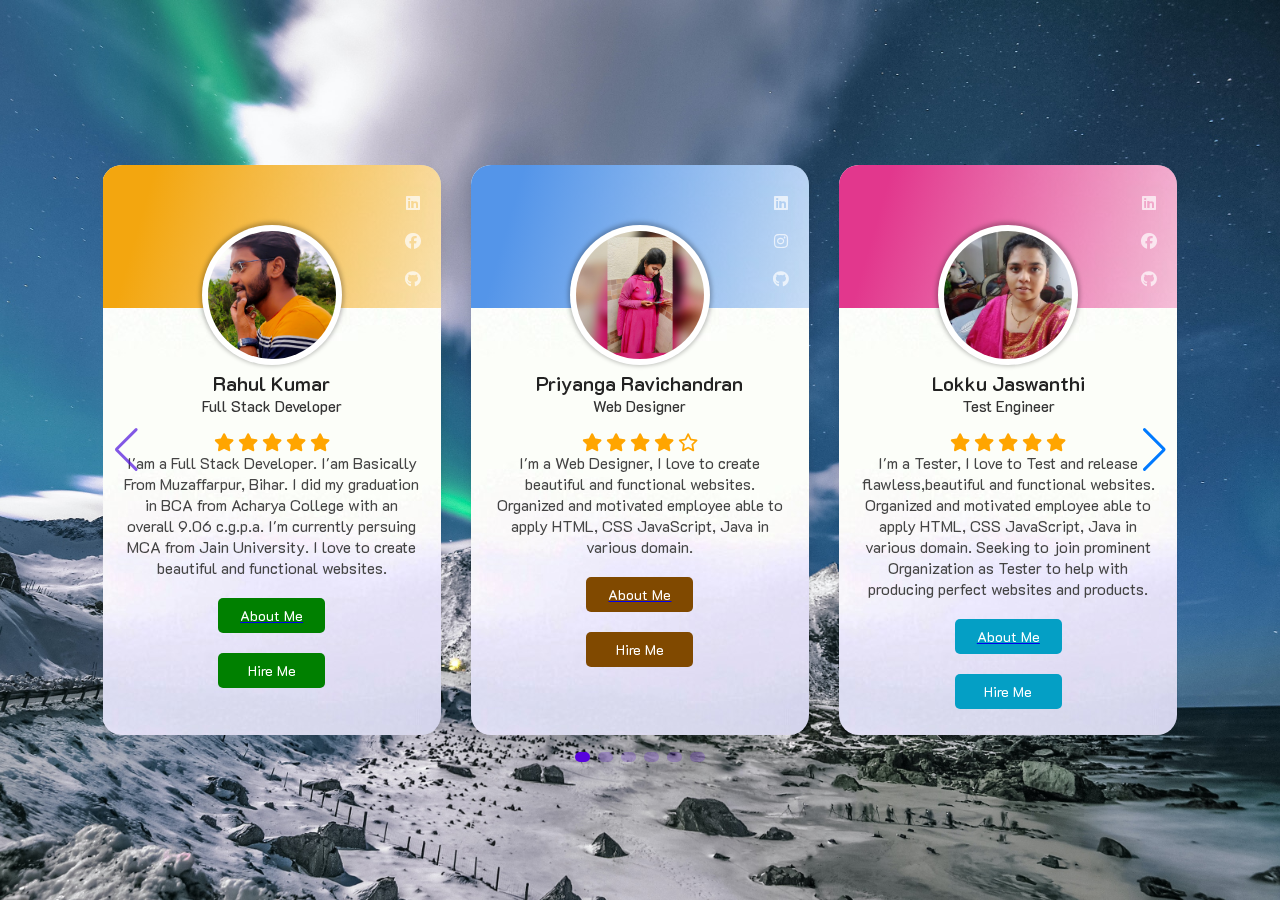
<file: Portfolio-WebApplication/Home Page/index.html>
<!DOCTYPE html>
<html lang="en">
<head>
    <meta charset="UTF-8">
    <meta http-equiv="X-UA-Compatible" content="IE=edge">
    <meta name="viewport" content="width=device-width, initial-scale=1.0">
    <title>Home Page</title>
    <link rel="stylesheet" href="https://unpkg.com/swiper@8/swiper-bundle.min.css"/>
    <link rel="stylesheet" href="style.css">
    <link rel="stylesheet" href="https://cdnjs.cloudflare.com/ajax/libs/font-awesome/6.1.1/css/all.min.css">
</head>
<body>
    <section>
       <div class="swiper mySwiper container">
        <div class="swiper-wrapper content">
            <div class="swiper-slide card">
                <div class="box1"></div>
                <div class="card-content">
                    <div class="image">
                        <img src="./rahulportfolio.jpg" alt="">
                    </div>
                    <div class="media-icons">
                       <a href="https://www.linkedin.com/in/rahul-kumar-9066bb216/"> <i class="fab fa-linkedin"></i></a>
                       <a href="https://touch.facebook.com/rk7088563"><i class="fab fa-facebook"></i></a> 
                        <a href="https://github.com/Rahulchhetry"><i class="fab fa-github"></i></a>
                    </div>
                    <div class="name-profession">
                        <span class="name">Rahul Kumar</span>
                        <span class="profession">Full Stack Developer</span>
                    </div>
                    <div class="rating">
                        <i class="fas fa-star"></i>
                        <i class="fas fa-star"></i>
                        <i class="fas fa-star"></i>
                        <i class="fas fa-star"></i>
                         <i class="fas fa-star"></i>
                    </div>
                    <div class="about">
                        <p>I'am a Full Stack Developer. I'am Basically From Muzaffarpur, Bihar.
                           I did my graduation in BCA from Acharya College with an overall 9.06 c.g.p.a.
                            I'm currently persuing MCA from Jain University. I love to create beautiful and functional websites.</p>
                    </div>
                    <div class="button b1">
                       <a href="./rahulPortfolio/index.html"> <button class="aboutMe">About Me</button></a>
                        <button class="hireMe">Hire Me</button>
                    </div>
                </div>
            </div>
            <div class="swiper-slide card">
                <div class="box2"></div>
                <div class="card-content">
                    <div class="image">
                        <img src="./priyangaPortfolio.jpg" alt="">
                    </div>
                    <div class="media-icons">
                       <a href="https://www.linkedin.com/in/priyanga-ravichandran-385a85234/"> <i class="fab fa-linkedin"></i></a>
                       <a href="https://www.instagram.com/invites/contact/?i=db3583w9bq3c&utm_content=3aolfd3"><i class="fab fa-instagram"></i></a> 
                        <a href="https://github.com/itspriyaa"><i class="fab fa-github"></i></a>
                    </div>
                    <div class="name-profession">
                        <span class="name">Priyanga Ravichandran</span>
                        <span class="profession">Web Designer</span>
                    </div>
                    <div class="rating">
                        <i class="fas fa-star"></i>
                        <i class="fas fa-star"></i>
                        <i class="fas fa-star"></i>
                        <i class="fas fa-star"></i>
                         <i class="far fa-star"></i>
                    </div>
                    <div class="about">
                        <p>I'm a Web Designer, I love to create beautiful and functional websites.
                            Organized and motivated employee able to apply HTML, CSS JavaScript, Java in various domain.</p>
                    </div>
                    <div class="button b2">
                       <a href="./priyangaPortfolio/index.html"> <button class="aboutMe">About Me</button></a>
                        <button class="hireMe">Hire Me</button>
                    </div>
                </div>
            </div>
            <div class="swiper-slide card">
                <div class="box3"></div>
                <div class="card-content">
                    <div class="image">
                        <img src="./jaswanthiportfolio.jpeg" alt="">
                    </div>
                    <div class="media-icons">
                       <a href="https://www.linkedin.com/in/jaswanthi-lokku-7b6861227"> <i class="fab fa-linkedin"></i></a>
                       <a href="https://www.facebook.com/jaswanthi.lokku.5"><i class="fab fa-facebook"></i></a> 
                        <a href="https://github.com/jaswanthilokku"><i class="fab fa-github"></i></a>
                    </div>
                    <div class="name-profession">
                        <span class="name">Lokku Jaswanthi</span>
                        <span class="profession">Test Engineer</span>
                    </div>
                    <div class="rating">
                        <i class="fas fa-star"></i>
                        <i class="fas fa-star"></i>
                        <i class="fas fa-star"></i>
                        <i class="fas fa-star"></i>
                         <i class="fas fa-star"></i>
                    </div>
                    <div class="about">
                        <p>I'm a Tester, I love to Test and release flawless,beautiful and functional websites.
                             Organized and motivated employee able to apply HTML, CSS JavaScript, Java in various 
                             domain. Seeking to join prominent Organization as Tester to help with producing perfect 
                             websites and products.
                        </div>
                    <div class="button b3">
                       <a href="./Jaswanthi-portfolio/index.html"> <button class="aboutMe">About Me</button></a>
                        <button class="hireMe">Hire Me</button>
                    </div>
                </div>
            </div>
            <div class="swiper-slide card">
                <div class="box4"></div>
                <div class="card-content">
                    <div class="image">
                        <img src="./vasanthportfolio.jpeg" alt="">
                    </div>
                    <div class="media-icons">
                        <a href="https://www.instagram.com/invites/contact/?!=jpb22h3qe9jz&utm_content=3g4eqi0"><i class="fab fa-instagram"></i></a> 
                        <a href="https://github.com/vasanthvk2409/vasanthportfolio"><i class="fab fa-github"></i></a>
                    </div>
                    <div class="name-profession">
                        <span class="name">VasanthaKumar J</span>
                        <span class="profession">App Developer</span>
                    </div>
                    <div class="rating">
                        <i class="fas fa-star"></i>
                        <i class="fas fa-star"></i>
                        <i class="fas fa-star"></i>
                        <i class="fas fa-star"></i>
                         <i class="fas fa-star"></i>
                    </div>
                    <div class="about">
                        <p> I'm a App Developer, I love to create beautiful and functional app websites.
                            Organized and motivated employee able to apply HTML, CSS and  JavaScript in various domain.
                            Seeking to join Organization as python beginner to help and create a user dynamic app websites.
                        </p>
                        </div>
                    <div class="button b4">
                       <a href="./vasanthPortfolio/index.html"> <button class="aboutMe">About Me</button></a>
                        <button class="hireMe">Hire Me</button>
                    </div>
                </div>
            </div>
            <div class="swiper-slide card">
                <div class="box5"></div>
                <div class="card-content">
                    <div class="image">
                        <img src="./pic22.jpg" alt="">
                    </div>
                    <div class="media-icons">
                       <a href="https://www.linkedin.com/in/rahul-kumar-9066bb216/"> <i class="fab fa-linkedin"></i></a>
                       <a href="https://touch.facebook.com/rk7088563"><i class="fab fa-facebook"></i></a> 
                        <a href="https://github.com/Rahulchhetry"><i class="fab fa-github"></i></a>
                    </div>
                    <div class="name-profession">
                        <span class="name">Tholakonda Laskhmi</span>
                        <span class="profession">Full Stack Developer</span>
                    </div>
                    <div class="rating">
                        <i class="fas fa-star"></i>
                        <i class="fas fa-star"></i>
                        <i class="fas fa-star"></i>
                        <i class="fas fa-star"></i>
                         <i class="fas fa-star"></i>
                    </div>
                    <div class="about">
                        <p>I'am a Full Stack Developer. I'am Basically From Muzaffarpur, Bihar.
                           I did my graduation in BCA from Acharya College with an overall 9.06 c.g.p.a.
                            I'm currently persuing MCA from Jain University. I love to create beautiful and functional websites.</p>
                    </div>
                    <div class="button b5">
                       <a href="./lakshmiPortfolio/index.html"> <button class="aboutMe">About Me</button></a>
                        <button class="hireMe">Hire Me</button>
                    </div>
                </div>
            </div>
            <div class="swiper-slide card">
                <div class="box6"></div>
                <div class="card-content">
                    <div class="image">
                        <img src="./pic22.jpg" alt="">
                    </div>
                    <div class="media-icons">
                       <a href="https://www.linkedin.com/in/rahul-kumar-9066bb216/"> <i class="fab fa-linkedin"></i></a>
                       <a href="https://touch.facebook.com/rk7088563"><i class="fab fa-facebook"></i></a> 
                        <a href="https://github.com/Rahulchhetry"><i class="fab fa-github"></i></a>
                    </div>
                    <div class="name-profession">
                        <span class="name">Bhavani Vankam</span>
                        <span class="profession">Full Stack Developer</span>
                    </div>
                    <div class="rating">
                        <i class="fas fa-star"></i>
                        <i class="fas fa-star"></i>
                        <i class="fas fa-star"></i>
                        <i class="fas fa-star"></i>
                         <i class="fas fa-star"></i>
                    </div>
                    <div class="about">
                        <p>I'am a Full Stack Developer. I'am Basically From Muzaffarpur, Bihar.
                           I did my graduation in BCA from Acharya College with an overall 9.06 c.g.p.a.
                            I'm currently persuing MCA from Jain University. I love to create beautiful and functional websites.</p>
                    </div>
                    <div class="button b6">
                       <a href="./bhavaniPortfolio/index.html"> <button class="aboutMe">About Me</button></a>
                        <button class="hireMe">Hire Me</button>
                    </div>
                </div>
            </div>
        </div>
       </div>
       <div class="swiper-button-next"></div>
       <div class="swiper-button-prev"></div>
       <div class="swiper-pagination"></div> 
    </section>
    <script src="https://unpkg.com/swiper@8/swiper-bundle.min.js"></script>
    <script>
        
var swiper = new Swiper(".mySwiper",{
    slidesPerView: 3,
    spaceBetween: 30,
    grabCursor: true,
    autoplay: {
        delay: 2500,
        disableOnInteraction: false,
        pauseOnMouseEnter: true,
    },
    slidesPerGroup: 1,
    loop: true,
    loopFillGroupWithBlank: true,
    pagination: {
        el: ".swiper-pagination",
        clickable: true,
    },
    navigation: {
        nextEl: ".swiper-button-next",
        prevEl: ".swiper-button-prev",
    },
});
    </script>
</body>
</html>
</file>
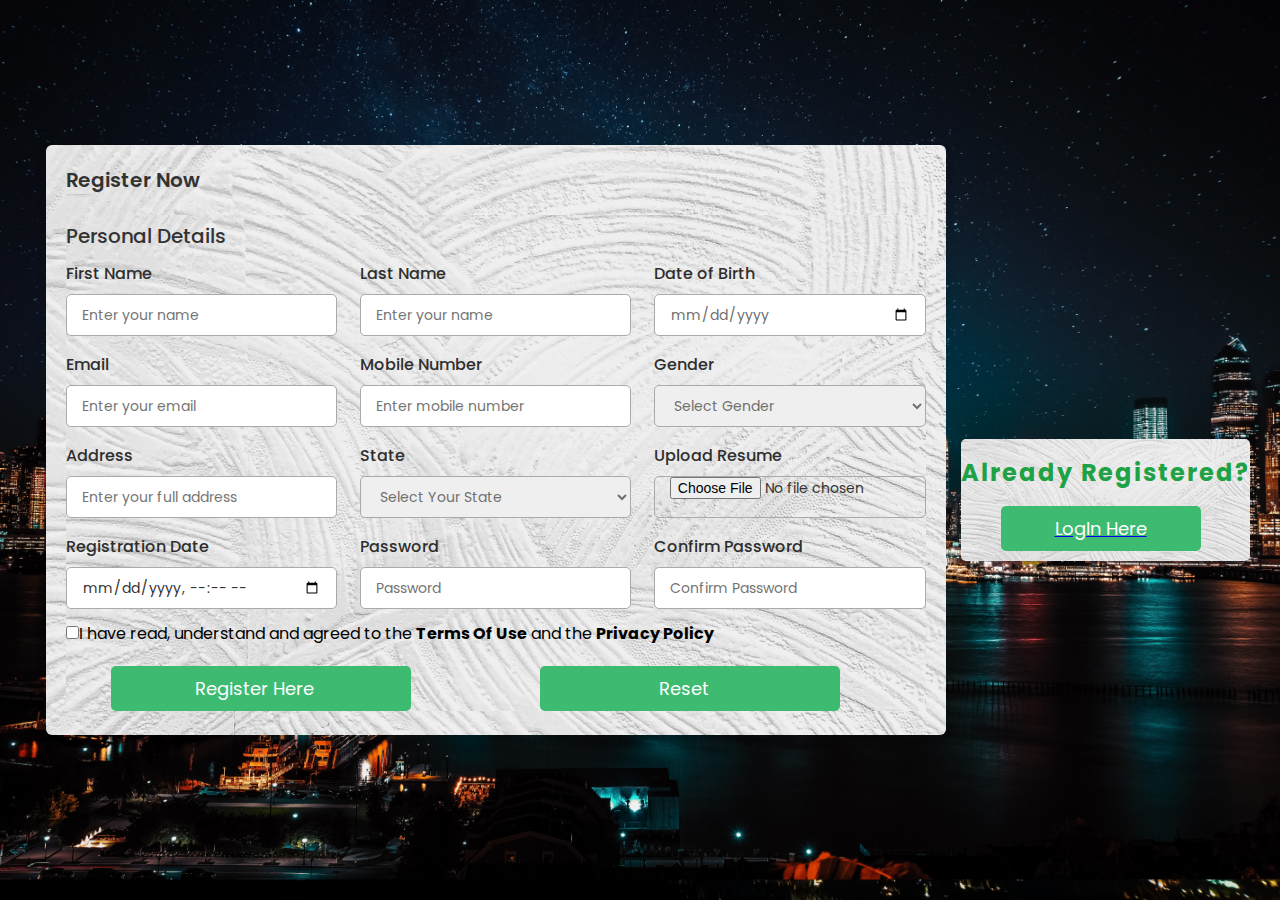
<file: Portfolio-WebApplication/Registration Form/index.html>
<!DOCTYPE html>
<html lang="en">
<head>
    <meta charset="UTF-8">
    <meta http-equiv="X-UA-Compatible" content="IE=edge">
    <meta name="viewport" content="width=device-width, initial-scale=1.0">
    <link rel="stylesheet" href="style.css">
    <link rel="stylesheet" href="https://unicons.iconscout.com/release/v4.0.0/css/line.css">
    <link rel="preconnect" href="https://fonts.googleapis.com">
    <link rel="preconnect" href="https://fonts.gstatic.com" crossorigin>
    <link href="https://fonts.googleapis.com/css2?family=K2D:wght@300&family=Poppins:wght@400;900&display=swap" rel="stylesheet">
    <link rel="stylesheet" href="https://cdnjs.cloudflare.com/ajax/libs/font-awesome/6.1.1/css/all.min.css" integrity="sha512-KfkfwYDsLkIlwQp6LFnl8zNdLGxu9YAA1QvwINks4PhcElQSvqcyVLLD9aMhXd13uQjoXtEKNosOWaZqXgel0g==" crossorigin="anonymous" referrerpolicy="no-referrer" />
    <title>Regisration Form </title> 
</head>
<body>
    <div class="container">
        <header>Register Now</header>

        <form action="./Login Form/index.html">
            <div class="form first">
                <div class="details personal">
                    <span class="title">Personal Details</span>

                    <div class="fields">
                        <div class="input-field">
                            <label>First Name</label>
                            <input type="text" placeholder="Enter your name" id="firstname" required>
                        </div>

                        <div class="input-field">
                            <label>Last Name</label>
                            <input type="text" placeholder="Enter your name" id="lastname" required>
                        </div>

                        <div class="input-field">
                            <label>Date of Birth</label>
                            <input type="date" placeholder="Enter birth date" id="dob" required>
                        </div>

                        <div class="input-field">
                            <label>Email</label>
                            <input type="text" placeholder="Enter your email" id="email" required>
                        </div>

                        <div class="input-field">
                            <label>Mobile Number</label>
                            <input type="number" placeholder="Enter mobile number" id="phonenumber" required>
                        </div>

                        <div class="input-field">
                            <label>Gender</label>
                            <select id="gender" required>
                                <option disabled selected>Select Gender</option>
                                <option>Male</option>
                                <option>Female</option>
                                <option>Others</option>
                            </select>
                        </div>

                        <div class="input-field">
                            <label>Address</label>
                            <input type="text" placeholder="Enter your full address" id="address" required>
                        </div>

                        <div class="input-field">
                            <label>State</label>
                            <select  id="state">
                                <option required disabled selected>Select Your State</option>
                                <option>Andhra Pradesh</option>
                                <option>Arunachal Pradesh</option>
                                <option>Assam</option>
                                <option>Bihar</option>
                                <option>Chhatisgarh</option>
                                <option>Goa</option>
                                <option>Gujarat</option>
                                <option>Haryana</option>
                                <option>Himachal Pradesh</option>
                                <option>Jharkhand</option>
                                <option>Karnataka</option>
                                <option>Kerela</option>
                                <option>Madhya Pradesh</option>
                                <option>Maharashtra</option>
                                <option>Manipur</option>
                                <option>Meghalaya</option>
                                <option>Mizoram</option>
                                <option>Nagaland</option>
                                <option>Odisha</option>
                                <option>Punjab</option>
                                <option>Rajasthan</option>
                                <option>Sikkim</option>
                                <option>Tamil Nadu</option>
                                <option>Telangana</option>
                                <option>Tripura</option>
                                <option>Uttarakhand</option>
                                <option>Uttar Pradesh</option>
                                <option>West Bengal</option>
                            </select>
                        </div>

                        <div class="input-field">
                            <label>Upload Resume</label>
                            <input type="file" id="resume" required>
                        </div>

                        <div class="input-field">
                            <label>Registration Date</label>
                            <input type="datetime-local" id="registrationdate" required>
                        </div>

                        <div class="input-field">
                            <label>Password</label>
                            <input type="password" placeholder="Password" id="password" required>
                        </div>

                        <div class="input-field">
                            <label>Confirm Password</label>
                            <input type="password" placeholder="Confirm Password" id="confirm-password" required>
                        </div>

                    </div>
                </div>

                <input type="checkbox" name="agree" id="agree" required>I have read, understand and agreed to the <b>Terms Of Use</b> and the <b>Privacy Policy</b>

                    <button class="nextBtn" id="submit-btn" onclick="submittion()">
                        <span class="btnText">Register Here</span>
                        <i class="uil uil-navigator"></i>
                    </button>

                    <button type="reset" class="nextBtn" id="reset-btn">
                        <span class="btnText">Reset</span>
                        <i class="uil uil-navigator"></i>
                    </button>
                </div> 
            </div>
        </form>
        <div class="form-col-right">
            <h2>Already  Registered?</h2>
           <a href="./Login Form/index.html"><button type="button" id="login-btn">
                LogIn Here
                <i class="fas fa-long-arrow-alt-right"></i>
            </button></a> 
    </div>

 <script>
    function submittion(){

        confirm("Registered Successfully");
    }
 </script>
</body>
</html>
</file>
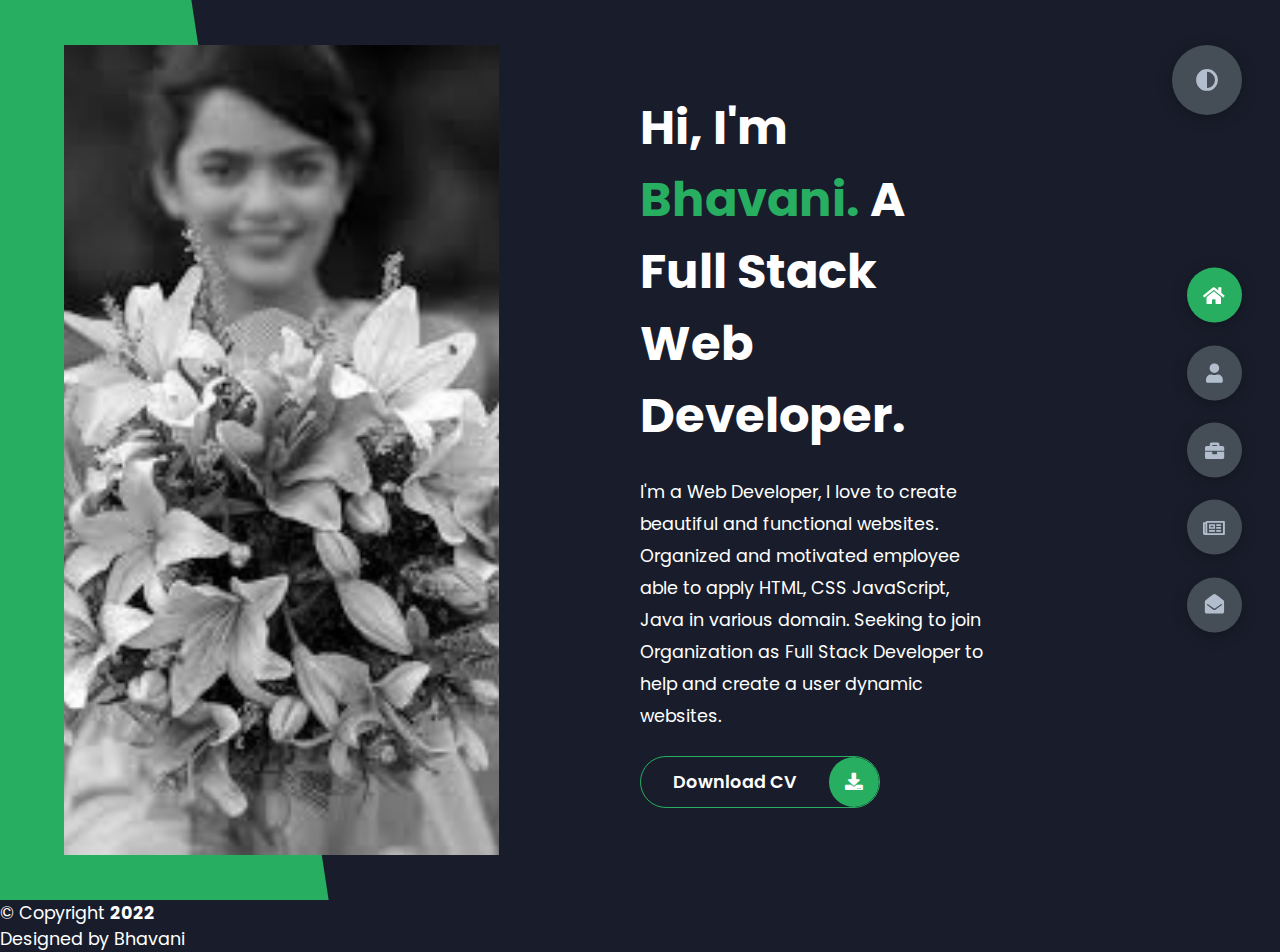
<file: Portfolio-WebApplication/Home Page/bhavaniPortfolio/index.html>
<!DOCTYPE html>
<html lang="en">
<head>
    <meta charset="UTF-8">
    <meta http-equiv="X-UA-Compatible" content="IE=edge">
    <meta name="viewport" content="width=device-width, initial-scale=1.0">
    <title>Portfolio</title>
    <link rel="stylesheet" href="./styles.css">
    <link rel="preconnect" href="https://fonts.googleapis.com">
    <link rel="preconnect" href="https://fonts.gstatic.com" crossorigin>
    <link rel="stylesheet" href="https://cdnjs.cloudflare.com/ajax/libs/font-awesome/5.15.4/css/all.min.css" integrity="sha512-1ycn6IcaQQ40/MKBW2W4Rhis/DbILU74C1vSrLJxCq57o941Ym01SwNsOMqvEBFlcgUa6xLiPY/NS5R+E6ztJQ==" crossorigin="anonymous" referrerpolicy="no-referrer" />
    <link href="https://fonts.googleapis.com/css2?family=Poppins:wght@400;500;600;700;800&display=swap" rel="stylesheet">
</head>
<body class="main-content">
    <header class="container header active" id="home">
        <div class="header-content">
            <div class="left-header">
                <div class="h-shape"></div>
                <div class="image">
                    <img src="./portfolio.jpg" alt="">
                </div>
            </div>
            <div class="right-header">
                <h1 class="name">
                    Hi, I'm <span>Bhavani.</span>
                    A Full Stack Web Developer.
                </h1>
                <p>
                    I'm a Web Developer, I love to create beautiful and functional websites.
                    Organized and motivated employee able to apply HTML, CSS JavaScript, Java in various domain.
                    Seeking to join Organization as Full Stack Developer to help and create a user dynamic websites.
                </p>
                <div class="btn-con">
                    <a href="#" class="main-btn">
                        <span class="btn-text">Download CV</span>
                        <span class="btn-icon"><i class="fas fa-download"></i></span>
                    </a>
                </div>
            </div>
        </div>
    </header>
    <main>
        <section class="container about" id="about">
            <div class="main-title">
                <h2>About <span>me</span><span class="bg-text">my stats</span></h2>
            </div>
            <div class="about-container">
                <div class="left-about">
                    <h4>Information About me</h4>
                    <p>
                        I'am Basically From kadapa, Andhra Pradesh.<br>
                        I did my graduation in BCA from Sree Vedavyasa Degree College an overall 80%.
                    </p>
                    <div class="btn-con">
                        <a href="#" class="main-btn">
                            <span class="btn-text">Download CV</span>
                            <span class="btn-icon"><i class="fas fa-download"></i></span>
                        </a>
                    </div>
                </div>
                <div class="right-about">
                    <div class="about-item">
                        <div class="abt-text">
                            <p class="large-text"></p>
                            <p class="small-text">Projects <br /> Completed</p>
                        </div>
                    </div>
                    <div class="about-item">
                        <div class="abt-text">
                            <p class="large-text"></p>
                            <p class="small-text">Years of <br /> experience</p>
                        </div>
                    </div>
                    <div class="about-item">
                        <div class="abt-text">
                            <p class="large-text"></p>
                            <p class="small-text">Happy <br /> Clients</p>
                        </div>
                    </div>
                    <div class="about-item">
                        <div class="abt-text">
                            <p class="large-text"></p>
                            <p class="small-text">Customer <br /> reviews</p>
                        </div>
                    </div>
                </div>
            </div>
            <div class="about-stats">
                <h4 class="stat-title">My Skills</h4>
                <div class="progress-bars">
                    <div class="progress-bar">
                        <p class="prog-title">html5</p>
                        <div class="progress-con">
                            <p class="prog-text">70%</p>
                            <div class="progress">
                                <span class="html"></span>
                            </div>
                        </div>
                    </div>
                    <div class="progress-bar">
                        <p class="prog-title">css3</p>
                        <div class="progress-con">
                            <p class="prog-text">50%</p>
                            <div class="progress">
                                <span class="css"></span>
                            </div>
                        </div>
                    </div>
                    <div class="progress-bar">
                        <p class="prog-title">javascript</p>
                        <div class="progress-con">
                            <p class="prog-text">40%</p>
                            <div class="progress">
                                <span class="js"></span>
                            </div>
                        </div>
                    </div>
                    <div class="progress-bar">
                        <p class="prog-title">Java</p>
                        <div class="progress-con">
                            <p class="prog-text"></p>
                            <div class="progress">
                                <span class="java"></span>
                            </div>
                        </div>
                    </div>
                    <div class="progress-bar">
                        <p class="prog-title">MySQL</p>
                        <div class="progress-con">
                            <p class="prog-text">50%</p>
                            <div class="progress">
                                <span class="mysql"></span>
                            </div>
                        </div>
                    </div>
                    <div class="progress-bar">
                        <p class="prog-title">Data Structures</p>
                        <div class="progress-con">
                            <p class="prog-text">50%</p>
                            <div class="progress">
                                <span class="ds"></span>
                            </div>
                        </div>
                    </div>
                    <div class="progress-bar">
                        <p class="prog-title">BootStrap</p>
                        <div class="progress-con">
                            <p class="prog-text"></p>
                            <div class="progress">
                                <span class="bs"></span>
                            </div>
                        </div>
                    </div>
                    <div class="progress-bar">
                        <p class="prog-title">Angular</p>
                        <div class="progress-con">
                            <p class="prog-text"></p>
                            <div class="progress">
                                <span class="angular"></span>
                            </div>
                        </div>
                    </div>
                    <div class="progress-bar">
                        <p class="prog-title">Spring Boot</p>
                        <div class="progress-con">
                            <p class="prog-text"></p>
                            <div class="progress">
                                <span class="sb"></span>
                            </div>
                        </div>
                    </div>
                    <div class="progress-bar">
                        <p class="prog-title">C</p>
                        <div class="progress-con">
                            <p class="prog-text">75%</p>
                            <div class="progress">
                                <span class="c"></span>
                            </div>
                        </div>
                    </div>
                </div>
            </div>
            <h4 class="stat-title">My Timeline</h4>
            <div class="timeline">
                <div class="timeline-item">
                    <div class="tl-icon">
                        <i class="fas fa-briefcase"></i>
                    </div>
                    <p class="tl-duration">May/2022 - present</p>
                    <h5>Junior Executive - IT (Testing)<span> - ITC Infotech</span></h5>
                    <p>
                        I had joined ITC Infotech as Junior Executive-IT (Testing). 
                        ITC Infotech is a global business solutions & technology services leader, enabling future ready IT Services for clients.
                        Bengaluru campus is one of the best campus I have ever seen. I felt that I'm in a botanical park.
                    </p>
                </div>
                  <div class="timeline-item">
                   <div class="tl-icon">
                       <i class="fas fa-briefcase"></i>
                   </div>
                   <p class="tl-duration">June/2018 - Aug/2021</p>
                   <h5>BCA <span> - Sree Vedavyasa Institute of Graduate Studies</span></h5>
                   <p>
                       I got an overall 80%. This college is located in Proddatur, Kadapa, Andhra Pradesh.
                       The college is affiliated with Proddatur City University.
               </div>
               <div class="timeline-item">
                   <div class="tl-icon">
                       <i class="fas fa-briefcase"></i>
                   </div>
                   <p class="tl-duration">June/2017 - April/2018</p>
                   <h5>12th/HSC<span> - Masters C Com Junior College</span></h5>
                   <p>
                       I did my 12th from Proddatur. I had done my 12th in Commerce stream. 
                       My main Subject was Accounts, Commerce and Civics.
                       The school is affiliated with Board of Intermediate Education.
                   </p>
               </div>
               <div class="timeline-item">
                   <div class="tl-icon">
                       <i class="fas fa-briefcase"></i>
                   </div>
                   <p class="tl-duration">June/2015 - April/2016</p>
                   <h5>10th/SSC <span> - ZP High School</span></h5>
                   <p>
                       I did my 10th Standard from Dorasanipalli, Proddatur. The school is affiliated with CBSE.
                       During my school time I won many prizes. I was selected for State Level and National Level in sports.
                       I had participated in almost all program. My school life was the best memory of my life.
                   </p>
               </div>
            </div>
        </section>
        <section class="container" id="portfolio">
            <div class="main-title">
                <h2>My <span>Portfolio</span><span class="bg-text">My Work</span></h2>
            </div>
            <p class="port-text">
                Here is some of my work that I've done in various programming languages.
            </p>
            <div class="portfolios">
                <div class="portfolio-item">
                    <div class="image">
                        <img src="img/port1.jpg" alt="">
                    </div>
                    <div class="hover-items">
                        <h3>Project Source</h3>
                        <div class="icons">
                            <a href="https://github.com/Bhavani-1902/Bhavani" class="icon">
                                <i class="fab fa-github"></i>
                            </a>
                            <a href="https://www.linkedin.com/in/Bhavani Vankam/" class="icon">
                                <i class="fab fa-linkedin"></i>
                            </a>
                        
                        </div>
                    </div>
                </div>
                <div class="portfolio-item">
                    <div class="image">
                        <img src="img/port2.jpg" alt="">
                    </div>
                    <div class="hover-items">
                        <h3>Project Source</h3>
                        <div class="icons">
                            <a href="https://github.com/Bhavani-1902/Bhavani" class="icon">
                                <i class="fab fa-github"></i>
                            </a>
                            <a href="https://www.linkedin.com/in/Bhavani Vankam/" class="icon">
                                <i class="fab fa-linkedin"></i>
                            </a>
                            
                        </div>
                    </div>
                </div>
                <div class="portfolio-item">
                    <div class="image">
                        <img src="img/port3.jpg" alt="">
                    </div>
                    <div class="hover-items">
                        <h3>Project Source</h3>
                        <div class="icons">
                            <a href="https://github.com/Bhavani-1902/Bhavani" class="icon">
                                <i class="fab fa-github"></i>
                            </a>
                            <a href="https://www.linkedin.com/in/Bhavani Vankam//" class="icon">
                                <i class="fab fa-linkedin"></i>
                            </a>
                           
                        </div>
                    </div>
                </div>
                <div class="portfolio-item">
                    <div class="image">
                        <img src="img/port4.jpg" alt="">
                    </div>
                    <div class="hover-items">
                        <h3>Project Source</h3>
                        <div class="icons">
                            <a href="https://github.com/Bhavani-1902/Bhavani" class="icon">
                                <i class="fab fa-github"></i>
                            </a>
                            <a href="https://www.linkedin.com/in/Bhavani Vankam/" class="icon">
                                <i class="fab fa-linkedin"></i>
                            </a>
                          
                        </div>
                    </div>
                </div>
                <div class="portfolio-item">
                    <div class="image">
                        <img src="img/port5.jpg" alt="">
                    </div>
                    <div class="hover-items">
                        <h3>Project Source</h3>
                        <div class="icons">
                            <a href="https://github.com/Bhavani-1902/Bhavani" class="icon">
                                <i class="fab fa-github"></i>
                            </a>
                            <a href="https://www.linkedin.com/in/Bhavani Vankam/" class="icon">
                                <i class="fab fa-linkedin"></i>
                            </a>
                           
                        </div>
                    </div>
                </div>
                <div class="portfolio-item">
                    <div class="image">
                        <img src="img/port7.jpg" alt="">
                    </div>
                    <div class="hover-items">
                        <h3>Project Source</h3>
                        <div class="icons">
                            <a href="https://github.com/Bhavani-1902/Bhavani" class="icon">
                                <i class="fab fa-github"></i>
                            </a>
                            <a href="https://www.linkedin.com/in/Bhavani Vankam/" class="icon">
                                <i class="fab fa-linkedin"></i>
                            </a>
                           
                        </div>
                    </div>
                </div>
            </div>
        </section>
        <section class="container" id="blogs">
            <div class="blogs-content">
                <div class="main-title">
                    <h2>My <span>Blogs</span><span class="bg-text">My Blogs</span></h2>
                </div>
                <div class="blogs">
                    <div class="blog">
                        <a href="https://www.squarespace.com/website-design/?channel=pnb&subchannel=bing&campaign=pnb-bing-row_global-en-website_action-e&subcampaign=(create_how-to-create-website_e)&gclid=8aa67803e69e12043d911a9caf7255b4&gclsrc=3p.ds&&utm_source=bing&utm_medium=pnb&utm_campaign=pnb-bing-row_global-en-website_action-e&utm_term=how%20to%20create%20website&gclid=8aa67803e69e12043d911a9caf7255b4&gclsrc=3p.ds&msclkid=8aa67803e69e12043d911a9caf7255b4&utm_content=create">
                           <img src="img/blog1.jpg" alt="">
                           </a>
                        <div class="blog-text">
                            <h4>
                                How to create Your Own Website
                            </h4>
                            <p>
                                Choosing a domain is one of the most important decisions you can make for your site. 
                                It’s the address for your site and the way people will remember your website.
                            </p>
                        </div>
                    </div>
                    <div class="blog">
                        <a href="https://okaydave.com/how-to-become-web-design-expert/">
                            <img src="img/blog2.jpg" alt="">
                            </a>
                        <div class="blog-text">
                            <h4>
                                How to Become an Expert in Web Design
                            </h4>
                            <p>
                                It is necessary to possess technical knowledge in order to become a web designer. 
                                Become a certified professional. Create a website.
                            </p>
                        </div>
                    </div>
                    <div class="blog">
                        <a href="https://www.codecademy.com/learn/paths/web-development?g_network=o&g_device=c&g_adid=&g_keyword=become%20web%20developer&g_acctid=243-039-7011&g_adtype=search&g_adgroupid=1268837226593080&g_keywordid=kwd-79302794805564:loc-90&g_campaignid=370540075&g_campaign=IN+Career+Path%3A+Pro+-+Phrase&utm_id=t_kwd-79302794805564:loc-90:ag_1268837226593080:cp_370540075:n_o:d_c&hsa_acc=2430397011&hsa_cam=14390765438&hsa_grp=1268837226593080&hsa_ad=&hsa_src=o&hsa_tgt=kwd-79302794805564:loc-90&hsa_kw=become%20web%20developer&hsa_mt=p&hsa_net=adwords&hsa_ver=3&msclkid=41362b824bd410cec184491d030f3d6a&utm_source=bing&utm_medium=cpc&utm_campaign=IN%20Career%20Path%3A%20Pro%20-%20Phrase&utm_term=become%20web%20developer&utm_content=web%20development">
                            <img src="img/blog3.jpg" alt="">
                            </a>
                        <div class="blog-text">
                            <h4>
                                Become a Web Designer in 10 Days
                            </h4>
                            <p>
                                Go from no-code to an in-demand junior web developer, at a fraction of the cost of a bootcamp. 
                                Start with the front-end by learning HTML, CSS, and JavaScript. 
                                Then, master the back-end and APIs to round out your full-stack skills.
                            </p>
                        </div>
                    </div>
                    <div class="blog">
                        <a href="https://appletoolbox.com/use-web-inspector-debug-mobile-safari/#:~:text=Web%20Inspector%20allows%20web%20and%20mobile%20app%20developers,your%20web%20pages%20or%20hybrid%20apps%20on%20iOS.">
                            <img src="img/port3.jpg" alt="">
                            </a>
                        <div class="blog-text">
                            <h4>
                                Debugging made easy with Web Inspector
                            </h4>
                            <p>
                                Web Inspector allows web and mobile app developers to use macOS and OS X Safari Developer Tools
                                to remotely debug web content or hybrid apps in mobile Safari on iPad or iPhone.
                            </p>
                        </div>
                    </div>
                    <div class="blog">
                        <a href="https://designlab.com/blog/how-to-get-started-user-interface-ui-design/">
                            <img src="img/port6.jpg" alt="">
                            </a>
                        <div class="blog-text">
                            <h4>
                                Get started with Web Design and UI Design
                            </h4>
                            <p>
                                Today’s UI designers are usually already designing interfaces for apps within an operating system. 
                                Many of the parameters of a user interface are therefore outside of the designer’s control.
                            </p>
                        </div>
                    </div>
                    <div class="blog">
                        <a href="https://businesspartnermagazine.com/what-need-know-web-design/">
                            <img src="img/port4.jpg" alt="">
                            </a>
                        <div class="blog-text">
                            <h4>
                                This is what you need to know about Web Design
                            </h4>
                            <p>
                                More and more companies are now dependent on e-commerce, as they know that this is the platform where almost everyone shops.
                                When building a website, one thing is a must; you have to make sure that the design of your website is appealing enough for your target market to notice.
                            </p>
                        </div>
                    </div>
                </div>
            </div>
        </section>
        <section class="container contact" id="contact">
            <div class="contact-container">
                <div class="main-title">
                    <h2>Contact <span>Me</span><span class="bg-text">Contact</span></h2>
                </div>
                <div class="contact-content-con">
                    <div class="left-contact">
                        <h4>Contact me here</h4>
                        <p>
                            For all enquiries, please email us using the form below.
                        </p>
                        <div class="contact-info">
                            <div class="contact-item">
                                <div class="icon">
                                    <i class="fas fa-map-marker-alt"></i>
                                    <span>Location</span>
                                </div>
                                <p>
                                    : Kadapa, Andhra Pradesh, India
                                </p>
                            </div>
                            <div class="contact-item">
                                <div class="icon">
                                    <i class="fas fa-envelope"></i>
                                    <span>Email</span>
                                </div>
                                <p>
                                    <span>: 1902bhavani@gmail.com</span>
                                </p>
                            </div>
                            <div class="contact-item">
                                <div class="icon">
                                    <i class="fas fa-user-graduate"></i>
                                    <span>Education</span>
                                </div>
                                <p>
                                    <span>: Sree Vedavyasa Degree College, proddatur, Kadapa</span>
                                </p>
                            </div>
                            <div class="contact-item">
                                <div class="icon">
                                    <i class="fas fa-phone"></i>
                                    <span>Mobile Number</span>
                                </div>
                                <p>
                                    <span>: +91 8008448651</span>
                                </p>
                            </div>
                            <div class="contact-item">
                                <div class="icon">
                                    <i class="fas fa-globe-africa"></i>
                                    <span>Languages</span>
                                </div>
                                <p>
                                    <span>: Telugu, English</span>
                                </p>
                            </div>
                        </div>
                        <div class="contact-icons">
                            <div class="contact-icon">
                                <a href="https://touch.facebook.com/bhavani-1902" target="_blank">
                                    <i class="fab fa-facebook-f"></i>
                                </a>
                                <a href="https://twitter.com/bhavani-1902" target="_blank">
                                   <i class="fab fa-twitter"></i>
                               </a>
                               <a href="https://www.instagram.com/its_hater_1902/?hl=en" target="_blank">
                                   <i class="fab fa-instagram"></i>
                               </a>
                               <a href="https://www.linkedin.com/in/Bhavani Vankam/" target="_blank">
                                   <i class="fab fa-linkedin-in"></i>
                               </a>
                               <a href="https://github.com/Bhavani-1902/Bhavani" target="_blank">
                                   <i class="fab fa-github"></i>
                               </a>
                              
                            </div>
                        </div>
                        <br>
                        <iframe class="map" src="https://www.google.com/maps/embed?pb=!1m14!1m12!1m3!1d62178.00830150528!2d77.45329232697807!3d13.091230640294743!2m3!1f0!2f0!3f0!3m2!1i1024!2i768!4f13.1!5e0!3m2!1sen!2sin!4v1654667576718!5m2!1sen!2sin" width="600" height="450" style="border:0;" allowfullscreen="" loading="lazy" referrerpolicy="no-referrer-when-downgrade"></iframe>
                    </div>
                    <div class="right-contact">
                        <form action="" id="form" class="contact-form" method="get">
                            <div class="input-control i-c-2">
                                <input type="text"  required placeholder="YOUR NAME" name="name" id="name">
                                <input type="email" required placeholder="YOUR EMAIL" name="email" id="email">
                            </div>
                            <div class="input-control">
                                <input type="text" required placeholder="ENTER SUBJECT" name="subject" id="subject">
                            </div>
                            <div class="input-control">
                                <textarea name="" id="message" cols="15" rows="8" placeholder="Message Here..."></textarea>
                            </div>
                            <div class="submit-btn">
                                <a href="#" class="main-btn">
                                    <span class="btn-text"><button type="submit" class="btns-text" onclick="submittion()" id="submit">Send Message</button></span>
                                </a>
                            </div>
                        </form>
                    </div>
                </div>
            </div>
        </section>
    </main>

    <div class="controls">
        <div class="control active-btn" data-id="home" >
            <i class="fas fa-home"></i>
        </div>
        <div class="control" data-id="about">
            <i class="fas fa-user"></i>
        </div>
        <div class="control" data-id="portfolio">
            <i class="fas fa-briefcase"></i>
        </div>
        <div class="control" data-id="blogs">
            <i class="far fa-newspaper"></i>
        </div>
        <div class="control" data-id="contact">
            <a href="./contact.html"><i class="fas fa-envelope-open"></i></a>
        </div>
    </div>
    <div class="theme-btn">
        <i class="fas fa-adjust"></i>
    </div>

   <!-- ======= Footer ======= -->
  <footer id="footer">
        &copy; Copyright <strong><span>2022</span></strong><br>
      
          Designed by <a href="https://www.linkedin.com/in/Bhavani Vankam/">Bhavani</a>
  </footer><!-- End  Footer -->
    <script src="app.js"></script>
    <script>
        function submittion(){
    
            confirm("Submitted Successfully");
        }
     </script>
</body>
</html>
</file>
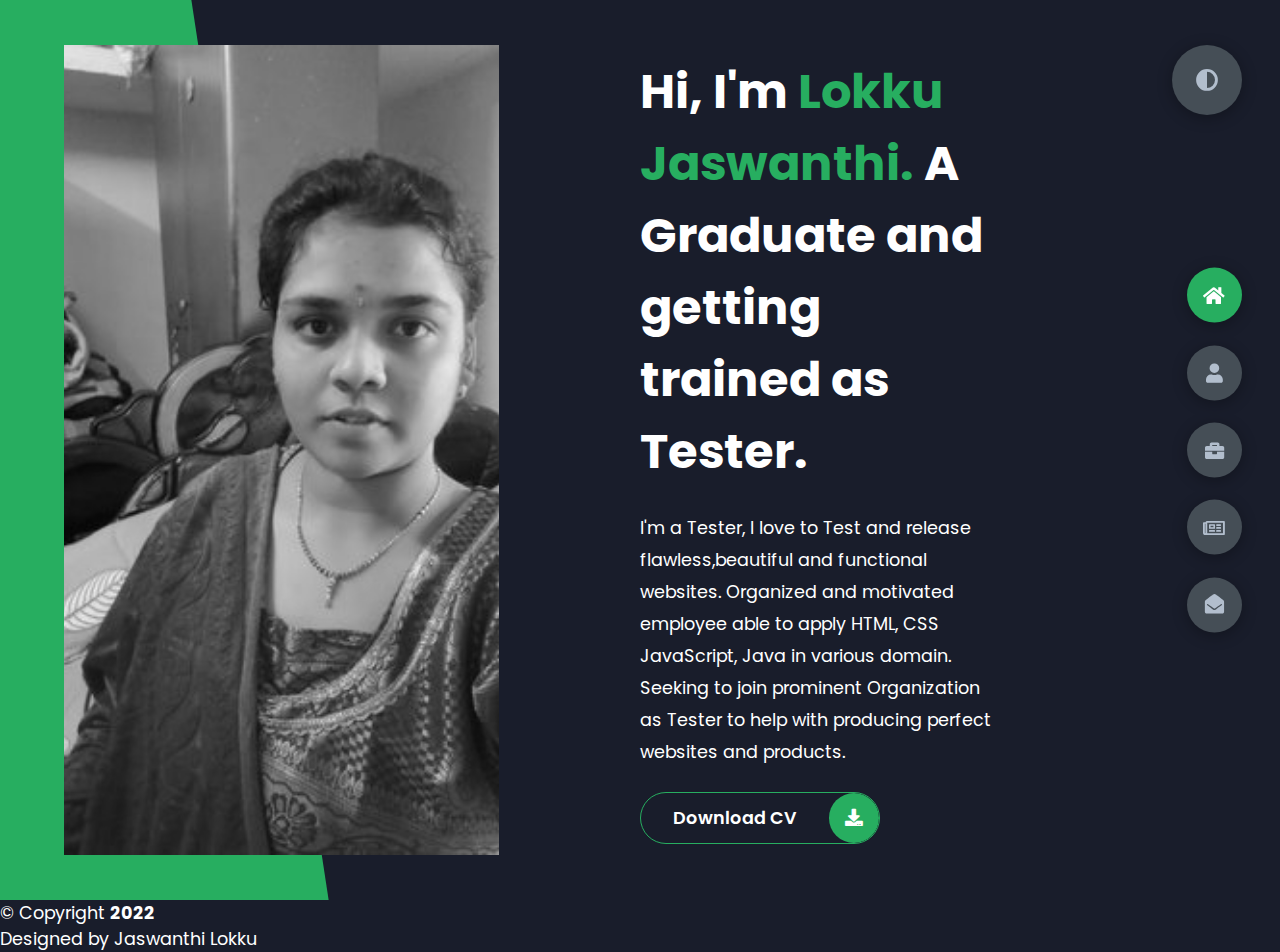
<file: Portfolio-WebApplication/Home Page/Jaswanthi-portfolio/index.html>
<!DOCTYPE html>
<html lang="en">
<head>
    <meta charset="UTF-8">
    <meta http-equiv="X-UA-Compatible" content="IE=edge">
    <meta name="viewport" content="width=device-width, initial-scale=1.0">
    <title>Portfolio</title>
    <link rel="stylesheet" href="./styles.css">
    <link rel="preconnect" href="https://fonts.googleapis.com">
    <link rel="preconnect" href="https://fonts.gstatic.com" crossorigin>
    <link rel="stylesheet" href="https://cdnjs.cloudflare.com/ajax/libs/font-awesome/5.15.4/css/all.min.css" integrity="sha512-1ycn6IcaQQ40/MKBW2W4Rhis/DbILU74C1vSrLJxCq57o941Ym01SwNsOMqvEBFlcgUa6xLiPY/NS5R+E6ztJQ==" crossorigin="anonymous" referrerpolicy="no-referrer" />
    <link href="https://fonts.googleapis.com/css2?family=Poppins:wght@400;500;600;700;800&display=swap" rel="stylesheet">
</head>
<body class="main-content">
    <header class="container header active" id="home">
        <div class="header-content">
            <div class="left-header">
                <div class="h-shape"></div>
                <div class="image">
                    <img src="jaswanthiportfolio.jpeg" alt="">
                </div>
            </div>
            <div class="right-header">
                <h1 class="name">
                    Hi, I'm <span>Lokku Jaswanthi.</span>
                    A Graduate and getting trained as Tester.
                </h1>
                <p>
                    I'm a Tester, I love to Test and release flawless,beautiful and functional websites.
                    Organized and motivated employee able to apply HTML, CSS JavaScript, Java in various domain.
                    Seeking to join prominent Organization as Tester to help with producing perfect websites and products.
                </p>
                <div class="btn-con">
                    <a href="https://drive.google.com/file/d/1r8l2KUq7Q-UeL5L_ihFbX6RSshsduhsi/view?usp=drivesdk" class="main-btn">
                        <span class="btn-text">Download CV</span>
                        <span class="btn-icon"><i class="fas fa-download"></i></span>
                    </a>
                </div>
            </div>
        </div>
    </header>
    <main>
        <section class="container about" id="about">
            <div class="main-title">
                <h2>About <span>me</span><span class="bg-text">my stats</span></h2>
            </div>
            <div class="about-container">
                <div class="left-about">
                    <h4>Information About me</h4>
                    <p>
                        I'm a Tester. I'm from Gudur, Tirupati district, Andhra Pradesh.<br>
                        I have done my graduation in BSc.computers from Sri Venkateswara Arts and Science College,Gudur with overall 8.80 c.g.p.a.<br>
                        I'm currently persuing MCA in S.V.Arts and Science, Gudur which is affiliated with Vikrama Simhapuri University, Nellore.
                    </p>
                    <div class="btn-con">
                        <a href="jaswanthilokkuCV.pdfs" class="main-btn">
                            <span class="btn-text">Download CV</span>
                            <span class="btn-icon"><i class="fas fa-download"></i></span>
                        </a>
                    </div>
                </div>
                <div class="right-about">
                    <div class="about-item">
                        <div class="abt-text">
                            <p class="large-text">2</p>
                            <p class="small-text">Projects <br /> Completed</p>
                        </div>
                    </div>
                    <div class="about-item">
                        <div class="abt-text">
                            <p class="large-text">0</p>
                            <p class="small-text">Years of <br /> experience</p>
                        </div>
                    </div>
                    <div class="about-item">
                        <div class="abt-text">
                            <p class="large-text">Good</p>
                            <p class="small-text">Customer <br /> reviews</p>
                        </div>
                    </div>
                </div>
            </div>
            <div class="about-stats">
                <h4 class="stat-title">My Skills</h4>
                <div class="progress-bars">
                    <div class="progress-bar">
                        <p class="prog-title">html5</p>
                        <div class="progress-con">
                            <p class="prog-text">70%</p>
                            <div class="progress">
                                <span class="html"></span>
                            </div>
                        </div>
                    </div>
                    <div class="progress-bar">
                        <p class="prog-title">css3</p>
                        <div class="progress-con">
                            <p class="prog-text">70%</p>
                            <div class="progress">
                                <span class="css"></span>
                            </div>
                        </div>
                    </div>
                    <div class="progress-bar">
                        <p class="prog-title">javascript</p>
                        <div class="progress-con">
                            <p class="prog-text">65%</p>
                            <div class="progress">
                                <span class="js"></span>
                            </div>
                        </div>
                    </div>
                    <div class="progress-bar">
                        <p class="prog-title">Java</p>
                        <div class="progress-con">
                            <p class="prog-text">78%</p>
                            <div class="progress">
                                <span class="java"></span>
                            </div>
                        </div>
                    </div>
                    <div class="progress-bar">
                        <p class="prog-title">MySQL</p>
                        <div class="progress-con">
                            <p class="prog-text">80%</p>
                            <div class="progress">
                                <span class="mysql"></span>
                            </div>
                        </div>
                    </div>
                    <div class="progress-bar">
                        <p class="prog-title">Data Structures</p>
                        <div class="progress-con">
                            <p class="prog-text">70%</p>
                            <div class="progress">
                                <span class="ds"></span>
                            </div>
                        </div>
                    </div>
                    <div class="progress-bar">
                        <p class="prog-title">BootStrap</p>
                        <div class="progress-con">
                            <p class="prog-text">50%</p>
                            <div class="progress">
                                <span class="bs"></span>
                            </div>
                        </div>
                    </div>
                    <div class="progress-bar">
                        <p class="prog-title">Angular</p>
                        <div class="progress-con">
                            <p class="prog-text">50%</p>
                            <div class="progress">
                                <span class="angular"></span>
                            </div>
                        </div>
                    </div>
                    <div class="progress-bar">
                        <p class="prog-title">Spring Boot</p>
                        <div class="progress-con">
                            <p class="prog-text">45%</p>
                            <div class="progress">
                                <span class="sb"></span>
                            </div>
                        </div>
                    </div>
                    <div class="progress-bar">
                        <p class="prog-title">C</p>
                        <div class="progress-con">
                            <p class="prog-text">75%</p>
                            <div class="progress">
                                <span class="c"></span>
                            </div>
                        </div>
                    </div>
                </div>
            </div>
            <h4 class="stat-title">My Timeline</h4>
            <div class="timeline">
                <div class="timeline-item">
                    <div class="tl-icon">
                        <i class="fas fa-briefcase"></i>
                    </div>
                    <p class="tl-duration">May/2022 - present</p>
                    <h5>Junior Executive - IT Consultant (Testing)<span> - ITC Infotech</span></h5>
                    <p>
                        I had joined ITC Infotech as Junior Executive-IT Consultant (Testing). 
                        ITC Infotech is a global business solutions & technology services leader, enabling future ready IT Services for clients.
                        Bengaluru campus is one of the best campus I have ever seen. I felt that I'm in a botanical park.
                    </p>
                </div>
                <div class="timeline-item">
                   <div class="tl-icon">
                       <i class="fas fa-briefcase"></i>
                   </div>
                   <p class="tl-duration">Apr/2022 - July/2022</p>
                   <h5> Tester - Training<span> - ITC Infotech </span></h5>
                   <p>
                       I'm currently getting trained in Testing domain after joined ITC Infotech. I have learnt about Manual Testing, Agile Testing and Many other Programming languages.
                       I have got some idea on coding in java and created a website using html,css3,javascript. Our mentor motivates and make us understand, learn each and every aspect clearly.I'm confident that i will become a good tester in the organisation.  
                   </p>
               </div>
               <div class="timeline-item">
                   <div class="tl-icon">
                       <i class="fas fa-briefcase"></i>
                   </div>
               </div>
               <div class="timeline-item">
                   <div class="tl-icon">
                       <i class="fas fa-briefcase"></i>
                   </div>
                   <p class="tl-duration">June/2018 - November/2021</p>
                   <h5>BSc <span> - Sri Venkateswara Arts and Science College</span></h5>
                   <p>
                       I got overall 8.80 c.g.p.a. This college is located in Gudur, Nellore dt, Andhra Pradesh.
                       During my graduation I participated in many programs conducted by college.
                       I have done a group project "Bill Payment Services" in college.
                       This college is affiliated with Vikrama Simhapuri University, Nellore. 
               </div>
               <div class="timeline-item">
                   <div class="tl-icon">
                       <i class="fas fa-briefcase"></i>
                   </div>
                   <p class="tl-duration">April/2016 - April/2018</p>
                   <h5>12th/HSC<span> - Narayana junior College, Gudur</span></h5>
                   <p>
                       I completed my Intermediate (12th) education in MPC Stream under Board of Inermediate AP.
                       I got overall 87.6% in 12th.
                   </p>
               </div>
               <div class="timeline-item">
                   <div class="tl-icon">
                       <i class="fas fa-briefcase"></i>
                   </div>
                   <p class="tl-duration">April/2015 - April/2016</p>
                   <h5>10th/SSC <span> - Little Angels Public School, Chillakur</span></h5>
                   <p>
                       I got 88% in 10th Standard. The school is affiliated with CBSE.
                       During my school time I participated in many co-curricular activities. I was selected for Girl's Cricket Competition.
                       I had participated in almost all program. My school life was the best memory of my life.
                   </p>
               </div>
            </div>
        </section>
        <section class="container" id="portfolio">
            <div class="main-title">
                <h2>My <span>Portfolio</span><span class="bg-text">My Work</span></h2>
            </div>
            <p class="port-text">
                Here is some of my work that I've done in various programming languages.
            </p>
            <div class="portfolios">
                <div class="portfolio-item">
                    <div class="image">
                        <img src="port1.jpeg" alt="">
                    </div>
                    <div class="hover-items">
                        <h3>Project Source</h3>
                        <div class="icons">
                            <a href="https://github,com/jaswanthilokku" class="icon">
                                <i class="fab fa-github"></i>
                            </a>
                            <a href="https://www.linkedin.com/in/jaswanthi-lokku-7b6861227" class="icon">
                                <i class="fab fa-linkedin"></i>
                            </a>
                            <a href="https://youtube.com/channel/UCEAG96jlqrbLNuK9t7tzR8Q" class="icon">
                                <i class="fab fa-youtube"></i>
                            </a>
                        </div>
                    </div>
                </div>
                <div class="portfolio-item">
                    <div class="image">
                        <img src="port2.jpeg" alt="">
                    </div>
                    <div class="hover-items">
                        <h3>Project Source</h3>
                        <div class="icons">
                            <a href="https://github.com/jaswanthilokku" class="icon">
                                <i class="fab fa-github"></i>
                            </a>
                            <a href="https://www.linkedin.com/in/jaswanthi-lokku-7b6861227" class="icon">
                                <i class="fab fa-linkedin"></i>
                            </a>
                            <a href="https://youtube.com/channel/UCEAG96jlqrbLNuK9t7tzR8Q" class="icon">
                                <i class="fab fa-youtube"></i>
                            </a>
                        </div>
                    </div>
                </div>
                <div class="portfolio-item">
                    <div class="image">
                        <img src="port3.jpeg" alt="">
                    </div>
                    <div class="hover-items">
                        <h3>Project Source</h3>
                        <div class="icons">
                            <a href="https://github.com/jaswanthilokku" class="icon">
                                <i class="fab fa-github"></i>
                            </a>
                            <a href="https://www.linkedin.com/in/jaswanthi-lokku-7b6861227" class="icon">
                                <i class="fab fa-linkedin"></i>
                            </a>
                            <a href="https://youtube.com/channel/UCEAG96jlqrbLNuK9t7tzR8Q" class="icon">
                                <i class="fab fa-youtube"></i>
                            </a>
                        </div>
                    </div>
                </div>
                <div class="portfolio-item">
                    <div class="image">
                        <img src="port4.jpeg" alt="">
                    </div>
                    <div class="hover-items">
                        <h3>Project Source</h3>
                        <div class="icons">
                            <a href="https://github.com/jaswanthilokku" class="icon">
                                <i class="fab fa-github"></i>
                            </a>
                            <a href="https://www.linkedin.com/in/jaswanthi-lokku-7b6861227" class="icon">
                                <i class="fab fa-linkedin"></i>
                            </a>
                            <a href="https://youtube.com/channel/UCEAG96jlqrbLNuK9t7tzR8Q" class="icon">
                                <i class="fab fa-youtube"></i>
                            </a>
                        </div>
                    </div>
                </div>
                <div class="portfolio-item">
                    <div class="image">
                        <img src="port5.jpeg" alt="">
                    </div>
                    <div class="hover-items">
                        <h3>Project Source</h3>
                        <div class="icons">
                            <a href="https://github.com/jaswanthilokku" class="icon">
                                <i class="fab fa-github"></i>
                            </a>
                            <a href="https://www.linkedin.com/in/jaswanthi-lokku-7b6861227" class="icon">
                                <i class="fab fa-linkedin"></i>
                            </a>
                            <a href="https://youtube.com/channel/UCEAG96jlqrbLNuK9t7tzR8Q" class="icon">
                                <i class="fab fa-youtube"></i>
                            </a>
                        </div>
                    </div>
                </div>
                <div class="portfolio-item">
                    <div class="image">
                        <img src="port7.jpeg" alt="">
                    </div>
                    <div class="hover-items">
                        <h3>Project Source</h3>
                        <div class="icons">
                            <a href="https://github.com/jaswanthilokku" class="icon">
                                <i class="fab fa-github"></i>
                            </a>
                            <a href="https://www.linkedin.com/in/jaswanthi-lokku-7b6861227" class="icon">
                                <i class="fab fa-linkedin"></i>
                            </a>
                            <a href="https://youtube.com/channel/UCEAG96jlqrbLNuK9t7tzR8Q" class="icon">
                                <i class="fab fa-youtube"></i>
                            </a>
                        </div>
                    </div>
                </div>
            </div>
        </section>
        <section class="container" id="blogs">
            <div class="blogs-content">
                <div class="main-title">
                    <h2>My <span>Blogs</span><span class="bg-text">My Blogs</span></h2>
                </div>
                <div class="blogs">
                    <div class="blog">
                        <a href="https://www.squarespace.com/website-design/?channel=pnb&subchannel=bing&campaign=pnb-bing-row_global-en-website_action-e&subcampaign=(create_how-to-create-website_e)&gclid=8aa67803e69e12043d911a9caf7255b4&gclsrc=3p.ds&&utm_source=bing&utm_medium=pnb&utm_campaign=pnb-bing-row_global-en-website_action-e&utm_term=how%20to%20create%20website&gclid=8aa67803e69e12043d911a9caf7255b4&gclsrc=3p.ds&msclkid=8aa67803e69e12043d911a9caf7255b4&utm_content=create">
                           <img src="blog1.jpeg" alt="">
                           </a>
                        <div class="blog-text">
                            <h4>
                                How to create Your Own Website
                            </h4>
                            <p>
                                Choosing a domain is one of the most important decisions you can make for your site. 
                                It’s the address for your site and the way people will remember your website.
                            </p>
                        </div>
                    </div>
                    <div class="blog">
                        <a href="https://okaydave.com/how-to-become-web-design-expert/">
                            <img src="blog2.jpeg" alt="">
                            </a>
                        <div class="blog-text">
                            <h4>
                                How to Become an Expert in Web Design
                            </h4>
                            <p>
                                It is necessary to possess technical knowledge in order to become a web designer. 
                                Become a certified professional. Create a website.
                            </p>
                        </div>
                    </div>
                    <div class="blog">
                        <a href="https://www.codecademy.com/learn/paths/web-development?g_network=o&g_device=c&g_adid=&g_keyword=become%20web%20developer&g_acctid=243-039-7011&g_adtype=search&g_adgroupid=1268837226593080&g_keywordid=kwd-79302794805564:loc-90&g_campaignid=370540075&g_campaign=IN+Career+Path%3A+Pro+-+Phrase&utm_id=t_kwd-79302794805564:loc-90:ag_1268837226593080:cp_370540075:n_o:d_c&hsa_acc=2430397011&hsa_cam=14390765438&hsa_grp=1268837226593080&hsa_ad=&hsa_src=o&hsa_tgt=kwd-79302794805564:loc-90&hsa_kw=become%20web%20developer&hsa_mt=p&hsa_net=adwords&hsa_ver=3&msclkid=41362b824bd410cec184491d030f3d6a&utm_source=bing&utm_medium=cpc&utm_campaign=IN%20Career%20Path%3A%20Pro%20-%20Phrase&utm_term=become%20web%20developer&utm_content=web%20development">
                            <img src="port1.jpeg" alt="">
                            </a>
                        <div class="blog-text">
                            <h4>
                                Become a Web Designer in 10 Days
                            </h4>
                            <p>
                                Go from no-code to an in-demand junior web developer, at a fraction of the cost of a bootcamp. 
                                Start with the front-end by learning HTML, CSS, and JavaScript. 
                                Then, master the back-end and APIs to round out your full-stack skills.
                            </p>
                        </div>
                    </div>
                    <div class="blog">
                        <a href="https://appletoolbox.com/use-web-inspector-debug-mobile-safari/#:~:text=Web%20Inspector%20allows%20web%20and%20mobile%20app%20developers,your%20web%20pages%20or%20hybrid%20apps%20on%20iOS.">
                            <img src="port6.jpeg" alt="">
                            </a>
                        <div class="blog-text">
                            <h4>
                                Debugging made easy with Web Inspector
                            </h4>
                            <p>
                                Web Inspector allows web and mobile app developers to use macOS and OS X Safari Developer Tools
                                to remotely debug web content or hybrid apps in mobile Safari on iPad or iPhone.
                            </p>
                        </div>
                    </div>
                    <div class="blog">
                        <a href="https://designlab.com/blog/how-to-get-started-user-interface-ui-design/">
                            <img src="port4.jpeg" alt="">
                            </a>
                        <div class="blog-text">
                            <h4>
                                Get started with Web Design and UI Design
                            </h4>
                            <p>
                                Today’s UI designers are usually already designing interfaces for apps within an operating system. 
                                Many of the parameters of a user interface are therefore outside of the designer’s control.
                            </p>
                        </div>
                    </div>
                    <div class="blog">
                        <a href="https://businesspartnermagazine.com/what-need-know-web-design/">
                            <img src="port7.jpeg" alt="">
                            </a>
                        <div class="blog-text">
                            <h4>
                                This is what you need to know about Web Design
                            </h4>
                            <p>
                                More and more companies are now dependent on e-commerce, as they know that this is the platform where almost everyone shops.
                                When building a website, one thing is a must; you have to make sure that the design of your website is appealing enough for your target market to notice.
                            </p>
                        </div>
                    </div>
                </div>
            </div>
        </section>
        <section class="container contact" id="contact">
            <div class="contact-container">
                <div class="main-title">
                    <h2>Contact <span>Me</span><span class="bg-text">Contact</span></h2>
                </div>
                <div class="contact-content-con">
                    <div class="left-contact">
                        <h4>Contact me here</h4>
                        <p>
                            For all enquiries, please email us using the form below.
                        </p>
                        <div class="contact-info">
                            <div class="contact-item">
                                <div class="icon">
                                    <i class="fas fa-map-marker-alt"></i>
                                    <span>Location</span>
                                </div>
                                <p>
                                    : Gudur, Andhra Pradesh, India
                                </p>
                            </div>
                            <div class="contact-item">
                                <div class="icon">
                                    <i class="fas fa-envelope"></i>
                                    <span>Email</span>
                                </div>
                                <p>
                                    <span>: jaswanthi1323@gmail.com</span>
                                </p>
                            </div>
                            <div class="contact-item">
                                <div class="icon">
                                    <i class="fas fa-user-graduate"></i>
                                    <span>Education</span>
                                </div>
                                <p>
                                    <span>: S.v. Arts and Science, Gudur</span>
                                </p>
                            </div>
                            <div class="contact-item">
                                <div class="icon">
                                    <i class="fas fa-phone"></i>
                                    <span>Mobile Number</span>
                                </div>
                                <p>
                                    <span>: +91 9133132672</span>
                                </p>
                            </div>
                            <div class="contact-item">
                                <div class="icon">
                                    <i class="fas fa-globe-africa"></i>
                                    <span>Languages</span>
                                </div>
                                <p>
                                    <span>:Telugu, English, Hindi</span>
                                </p>
                            </div>
                        </div>
                        <div class="contact-icons">
                            <div class="contact-icon">
                                <a href="https://www.facebook.com/jaswanthi.lokku.5" target="_blank">
                                    <i class="fab fa-facebook-f"></i>
                                </a>
                                <a href="https://twitter.com/jaswanthilokku" target="_blank">
                                   <i class="fab fa-twitter"></i>
                               </a>
                               <a href="https://instagram.com/lokku_jaswanthi?igshid=YmMyMTA2M2Y=" target="_blank">
                                   <i class="fab fa-instagram"></i>
                               </a>
                               <a href="https://www.linkedin.com/in/jaswanthi-lokku-7b6861227" target="_blank">
                                   <i class="fab fa-linkedin-in"></i>
                               </a>
                               <a href="https://github.com/jaswanthilokku" target="_blank">
                                   <i class="fab fa-github"></i>
                               </a>
                            </div>
                        </div>
                        <br>
                        <iframe class="map" src="https://www.google.com/maps/embed?pb=!1m14!1m12!1m3!1d62178.00830150528!2d77.45329232697807!3d13.091230640294743!2m3!1f0!2f0!3f0!3m2!1i1024!2i768!4f13.1!5e0!3m2!1sen!2sin!4v1654667576718!5m2!1sen!2sin" width="600" height="450" style="border:0;" allowfullscreen="" loading="lazy" referrerpolicy="no-referrer-when-downgrade"></iframe>
                </div>
                    <div class="right-contact">
                        <form action="" id="form" class="contact-form" method="get">
                            <div class="input-control i-c-2">
                                <input type="text"  required placeholder="YOUR NAME" name="name" id="name">
                                <input type="email" required placeholder="YOUR EMAIL" name="email" id="email">
                            </div>
                            <div class="input-control">
                                <input type="text" required placeholder="ENTER SUBJECT" name="subject" id="subject">
                            </div>
                            <div class="input-control">
                                <textarea name="" id="message" required cols="15" rows="8" placeholder="Message Here..."></textarea>
                            </div>
                            <div class="submit-btn">
                                <a href="#" class="main-btn">
                                    <span class="btn-text"><button type="submit" class="btns-text" onclick="submittion()" id="submit">Send Message</button></span>
                                </a>
                            </div>
                        </form>
                    </div>
                </div>
            </div>
        </section>
    </main>

    <div class="controls">
        <div class="control active-btn" data-id="home" >
            <i class="fas fa-home"></i>
        </div>
        <div class="control" data-id="about">
            <i class="fas fa-user"></i>
        </div>
        <div class="control" data-id="portfolio">
            <i class="fas fa-briefcase"></i>
        </div>
        <div class="control" data-id="blogs">
            <i class="far fa-newspaper"></i>
        </div>
        <div class="control" data-id="contact">
            <a href="./contact.html"><i class="fas fa-envelope-open"></i></a>
        </div>
    </div>
    <div class="theme-btn">
        <i class="fas fa-adjust"></i>
    </div>

   <!-- ======= Footer ======= -->
  <footer id="footer">
        &copy; Copyright <strong><span>2022</span></strong><br>
      
          Designed by <a href="https://www.linkedin.com/in/jaswanthi-lokku-7b6861227">Jaswanthi Lokku</a>
  </footer><!-- End  Footer -->
    <script src="app.js"></script>
    <script>
        function submittion(){
    
            alert("Submitted Successfully");
        }
     </script>
</body>
</html>
</file>
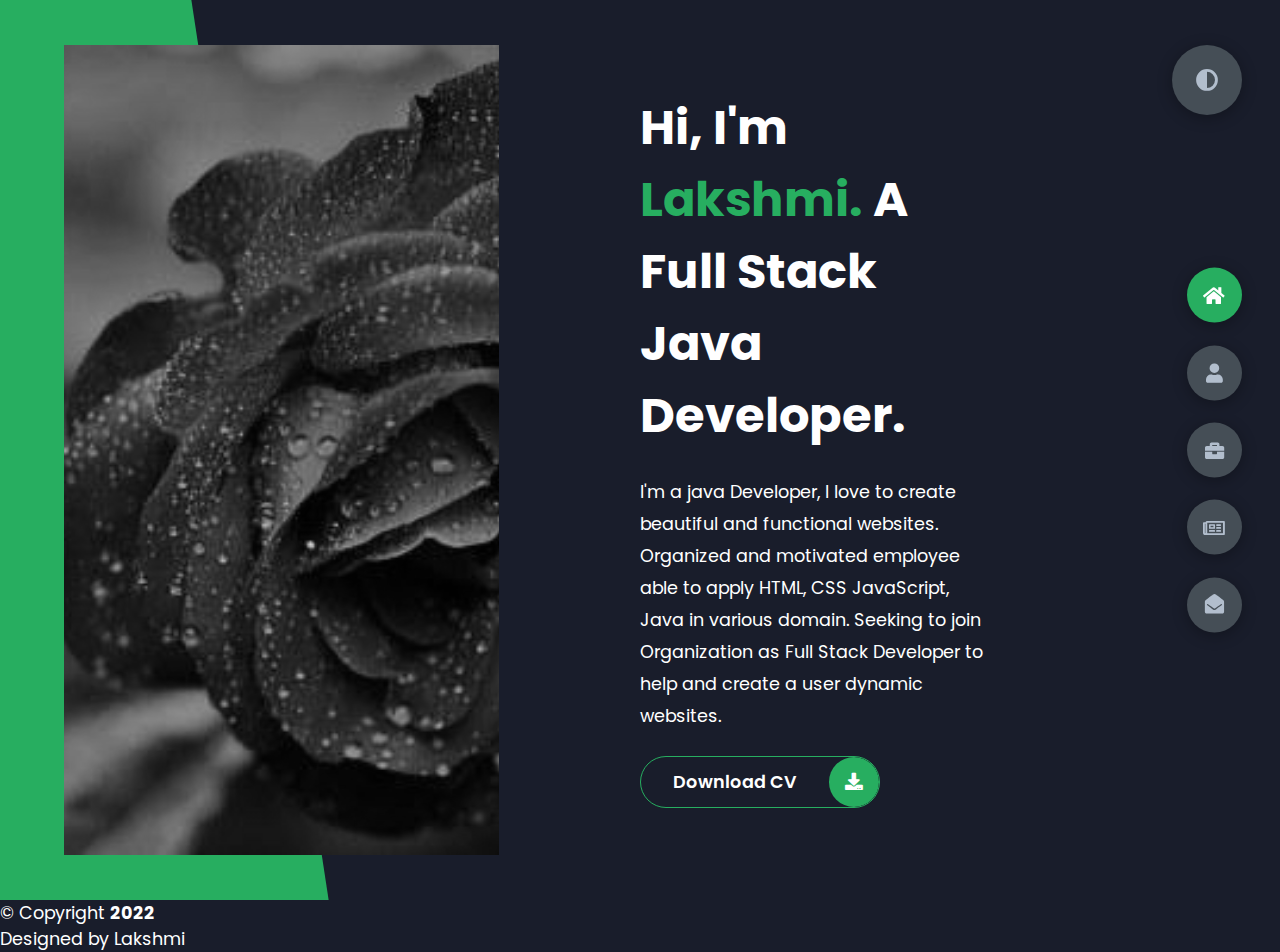
<file: Portfolio-WebApplication/Home Page/lakshmiPortfolio/index.html>
<!DOCTYPE html>
<html lang="en">
<head>
    <meta charset="UTF-8">
    <meta http-equiv="X-UA-Compatible" content="IE=edge">
    <meta name="viewport" content="width=device-width, initial-scale=1.0">
    <title>Portfolio</title>
    <link rel="stylesheet" href="./styles.css">
    <link rel="preconnect" href="https://fonts.googleapis.com">
    <link rel="preconnect" href="https://fonts.gstatic.com" crossorigin>
    <link rel="stylesheet" href="https://cdnjs.cloudflare.com/ajax/libs/font-awesome/5.15.4/css/all.min.css" integrity="sha512-1ycn6IcaQQ40/MKBW2W4Rhis/DbILU74C1vSrLJxCq57o941Ym01SwNsOMqvEBFlcgUa6xLiPY/NS5R+E6ztJQ==" crossorigin="anonymous" referrerpolicy="no-referrer" />
    <link href="https://fonts.googleapis.com/css2?family=Poppins:wght@400;500;600;700;800&display=swap" rel="stylesheet">
</head>
<body class="main-content">
    <header class="container header active" id="home">
        <div class="header-content">
            <div class="left-header">
                <div class="h-shape"></div>
                <div class="image">
                    <img src="./portfolio.jpg" alt="">
                </div>
            </div>
            <div class="right-header">
                <h1 class="name">
                    Hi, I'm <span>Lakshmi.</span>
                    A Full Stack Java Developer.
                </h1>
                <p>
                    I'm a java Developer, I love to create beautiful and functional websites.
                    Organized and motivated employee able to apply HTML, CSS JavaScript, Java in various domain.
                    Seeking to join Organization as Full Stack Developer to help and create a user dynamic websites.
                </p>
                <div class="btn-con">
                    <a href="https://drive.google.com/file/d/1_64IGF0KxAjP3fwrCBwpSfrFexygLIcy/view?usp=sharing" class="main-btn">
                        <span class="btn-text">Download CV</span>
                        <span class="btn-icon"><i class="fas fa-download"></i></span>
                    </a>
                </div>
            </div>
        </div>
    </header>
    <main>
        <section class="container about" id="about">
            <div class="main-title">
                <h2>About <span>me</span><span class="bg-text">my stats</span></h2>
            </div>
            <div class="about-container">
                <div class="left-about">
                    <h4>Information About me</h4>
                    <p>
                        I'am a Full Stack Developer. I'am Basically From Andhra Pradesh, Narasaraopet.<br>
                        I did my graduation in Bsc from Kvdc Degree College with an overall 88%<br>
                        
                    </p>
                    <div class="btn-con">
                        <a href="https://drive.google.com/file/d/1_64IGF0KxAjP3fwrCBwpSfrFexygLIcy/view?usp=sharing" class="main-btn">
                            <span class="btn-text">Download CV</span>
                            <span class="btn-icon"><i class="fas fa-download"></i></span>
                        </a>
                    </div>
                </div>
                <div class="right-about">
                    <div class="about-item">
                        <div class="abt-text">
                            <p class="large-text"></p>
                            <p class="small-text">Projects <br /> Completed</p>
                        </div>
                    </div>
                    <div class="about-item">
                        <div class="abt-text">
                            <p class="large-text"></p>
                            <p class="small-text">Years of <br /> experience</p>
                        </div>
                    </div>
                    <div class="about-item">
                        <div class="abt-text">
                            <p class="large-text"></p>
                            <p class="small-text">Happy <br /> Clients</p>
                        </div>
                    </div>
                    <div class="about-item">
                        <div class="abt-text">
                            <p class="large-text"></p>
                            <p class="small-text">Customer <br /> reviews</p>
                        </div>
                    </div>
                </div>
            </div>
            <div class="about-stats">
                <h4 class="stat-title">My Skills</h4>
                <div class="progress-bars">
                    <div class="progress-bar">
                        <p class="prog-title">html5</p>
                        <div class="progress-con">
                            <p class="prog-text">60%</p>
                            <div class="progress">
                                <span class="html"></span>
                            </div>
                        </div>
                    </div>
                    <div class="progress-bar">
                        <p class="prog-title">css3</p>
                        <div class="progress-con">
                            <p class="prog-text">55%</p>
                            <div class="progress">
                                <span class="css"></span>
                            </div>
                        </div>
                    </div>
                    <div class="progress-bar">
                        <p class="prog-title">javascript</p>
                        <div class="progress-con">
                            <p class="prog-text">50%</p>
                            <div class="progress">
                                <span class="js"></span>
                            </div>
                        </div>
                    </div>
                    <div class="progress-bar">
                        <p class="prog-title">Java</p>
                        <div class="progress-con">
                            <p class="prog-text">78%</p>
                            <div class="progress">
                                <span class="java"></span>
                            </div>
                        </div>
                    </div>
                    <div class="progress-bar">
                        <p class="prog-title">MySQL</p>
                        <div class="progress-con">
                            <p class="prog-text">75%</p>
                            <div class="progress">
                                <span class="mysql"></span>
                            </div>
                        </div>
                    </div>
                    <div class="progress-bar">
                        <p class="prog-title">Data Structures</p>
                        <div class="progress-con">
                            <p class="prog-text">70%</p>
                            <div class="progress">
                                <span class="ds"></span>
                            </div>
                        </div>
                    </div>
                    <div class="progress-bar">
                        <p class="prog-title">BootStrap</p>
                        <div class="progress-con">
                            <p class="prog-text">80%</p>
                            <div class="progress">
                                <span class="bs"></span>
                            </div>
                        </div>
                    </div>
                    <div class="progress-bar">
                        <p class="prog-title">Angular</p>
                        <div class="progress-con">
                            <p class="prog-text"></p>
                            <div class="progress">
                                <span class="angular"></span>
                            </div>
                        </div>
                    </div>
                    <div class="progress-bar">
                        <p class="prog-title">Spring Boot</p>
                        <div class="progress-con">
                            <p class="prog-text">55%</p>
                            <div class="progress">
                                <span class="sb"></span>
                            </div>
                        </div>
                    </div>
                    <div class="progress-bar">
                        <p class="prog-title">C</p>
                        <div class="progress-con">
                            <p class="prog-text">55%</p>
                            <div class="progress">
                                <span class="c"></span>
                            </div>
                        </div>
                    </div>
                </div>
            </div>
            <h4 class="stat-title">My Timeline</h4>
            <div class="timeline">
                <div class="timeline-item">
                    <div class="tl-icon">
                        <i class="fas fa-briefcase"></i>
                    </div>
                    <p class="tl-duration">May/2022 - present</p>
                    <h5>Junior Executive - IT (Testing)<span> - ITC Infotech</span></h5>
                    <p>
                        I had joined ITC Infotech as Junior Executive-IT (Testing). 
                        ITC Infotech is a global business solutions & technology services leader, enabling future ready IT Services for clients.
                        Bengaluru campus is one of the best campus I have ever seen. I felt that I'm in a botanical park.
                    </p>
                </div>
                <div class="timeline-item">
                   <div class="tl-icon">
                       <i class="fas fa-briefcase"></i>
                   </div>
                   <p class="tl-duration">Oct/2021 - January/2022</p>
                   <h5>Java Full Stack Developer - Training<span> - Sathya  Tech</span></h5>
                   <p>
                       I had done a training of Java Full Stack Developer from Sathya Technology Training and Upskilling. 
                       This institute is in Ammerpet, Hyderabad.
                       It was a 4 months of training. I learned about Core Java and Advanced Java.
                       In backend technologies servlets, jsp,Hibernate, Spring.
                   </p>
               </div>
               <div class="timeline-item">
                   <div class="tl-icon">
                       <i class="fas fa-briefcase"></i>
                   </div>
                   <p class="tl-duration"></p>
                   <h5></span></h5>
                   <p>
                       
                
                       
                 </p>
               </div>
               <div class="timeline-item">
                   <div class="tl-icon">
                       <i class="fas fa-briefcase"></i>
                   </div>
                   <p class="tl-duration">June/2018 - Nov/2021</p>
                   <h5>Bsc <span> - Krishnaveni Degree college of Graduate Studies</span></h5>
                   <p>
                       I got an overall 88%. This college is located in Narasaraopet, Guntur.
                       The college is affiliated with Guntur City University.
               </div>
               <div class="timeline-item">
                   <div class="tl-icon">
                       <i class="fas fa-briefcase"></i>
                   </div>
                   <p class="tl-duration">junel/2017 - April/2018</p>
                   <h5>12th/HSC<span> - Vasavi Junior College</span></h5>
                   <p>
                       I did my 12th from Narasaraopet. I had done my 12th in Maths stream. 
                       My main Subject was Physics, Chemistry and Mathematics.
                       The school is affiliated with Board of intermediate Education.
                   </p>
               </div>
               <div class="timeline-item">
                   <div class="tl-icon">
                       <i class="fas fa-briefcase"></i>
                   </div>
                   <p class="tl-duration">June/2015 - April/2016</p>
                   <h5>10th/SSC <span> - Z.P.H High School</span></h5>
                   <p>
                       I did my 10th Standard from Muppalla. The school is affiliated with SSC.
                       During my school time I won prize. My school life was the best memory of my life.
                   </p>
               </div>
            </div>
        </section>
        <section class="container" id="portfolio">
            <div class="main-title">
                <h2>My <span>Portfolio</span><span class="bg-text">My Work</span></h2>
            </div>
            <p class="port-text">
                Here is some of my work that I've done in various programming languages.
            </p>
            <div class="portfolios">
                <div class="portfolio-item">
                    <div class="image">
                        <img src="img/port1.jpg" alt="">
                    </div>
                    <div class="hover-items">
                        <h3>Project Source</h3>
                        <div class="icons">
                            <a href="https://github.com/Lakshmi-T/Lakshmi" class="icon">
                                <i class="fab fa-github"></i>
                            </a>
                            <a href="https://www.linkedin.com/in/Lakshmi Thorlakonda-9704737208/" class="icon">
                                <i class="fab fa-linkedin"></i>
                            </a>
                            <a href="#" class="icon">
                                <i class="fab fa-youtube"></i>
                            </a>
                        </div>
                    </div>
                </div>
                <div class="portfolio-item">
                    <div class="image">
                        <img src="img/port2.jpg" alt="">
                    </div>
                    <div class="hover-items">
                        <h3>Project Source</h3>
                        <div class="icons">
                            <a href="https://github.com/Lakshmi-T/Lakshmi "class="icon">
                                <i class="fab fa-github"></i>
                            </a>
                            <a href="https://www.linkedin.com/in/Lakshmi Thorlakonda-9704737208/" class="icon">
                                <i class="fab fa-linkedin"></i>
                            </a>
                            <a href="#" class="icon">
                                <i class="fab fa-youtube"></i>
                            </a>
                        </div>
                    </div>
                </div>
                <div class="portfolio-item">
                    <div class="image">
                        <img src="img/port3.jpg" alt="">
                    </div>
                    <div class="hover-items">
                        <h3>Project Source</h3>
                        <div class="icons">
                            <a href="https://github.com/Lakshmi-T/Lakshmi" class="icon">
                                <i class="fab fa-github"></i>
                            </a>
                            <a href="https://www.linkedin.com/in/Lakshmi Thorlakonda-9704737208/" class="icon">
                                <i class="fab fa-linkedin"></i>
                            </a>
                            <a href="#" class="icon">
                                <i class="fab fa-youtube"></i>
                            </a>
                        </div>
                    </div>
                </div>
                <div class="portfolio-item">
                    <div class="image">
                        <img src="img/port4.jpg" alt="">
                    </div>
                    <div class="hover-items">
                        <h3>Project Source</h3>
                        <div class="icons">
                            <a href="https://github.com/Lakshmi-T/Lakshmi" class="icon">
                                <i class="fab fa-github"></i>
                            </a>
                            <a href="https://www.linkedin.com/in/Lakshmi Thorlakonda-9704737208/" class="icon">
                                <i class="fab fa-linkedin"></i>
                            </a>
                            <a href="#" class="icon">
                                <i class="fab fa-youtube"></i>
                            </a>
                        </div>
                    </div>
                </div>
                <div class="portfolio-item">
                    <div class="image">
                        <img src="img/port5.jpg" alt="">
                    </div>
                    <div class="hover-items">
                        <h3>Project Source</h3>
                        <div class="icons">
                            <a href="https://github.com/Lakshmi-T/Lakshmi" class="icon">
                                <i class="fab fa-github"></i>
                            </a>
                            <a href="https://www.linkedin.com/in/Lakshmi Thorlakonda-9704737208/" class="icon">
                                <i class="fab fa-linkedin"></i>
                            </a>
                            <a href="#" class="icon">
                                <i class="fab fa-youtube"></i>
                            </a>
                        </div>
                    </div>
                </div>
                <div class="portfolio-item">
                    <div class="image">
                        <img src="img/port7.jpg" alt="">
                    </div>
                    <div class="hover-items">
                        <h3>Project Source</h3>
                        <div class="icons">
                            <a href="https://github.com/Lakshmi-T/Lakshmi" class="icon">
                                <i class="fab fa-github"></i>
                            </a>
                            <a href="https://www.linkedin.com/in/Lakshmi Thorlakonda-9704737208/" class="icon">
                                <i class="fab fa-linkedin"></i>
                            </a>
                            <a href="#" class="icon">
                                <i class="fab fa-youtube"></i>
                            </a>
                        </div>
                    </div>
                </div>
            </div>
        </section>
        <section class="container" id="blogs">
            <div class="blogs-content">
                <div class="main-title">
                    <h2>My <span>Blogs</span><span class="bg-text">My Blogs</span></h2>
                </div>
                <div class="blogs">
                    <div class="blog">
                        <a href="https://www.squarespace.com/website-design/?channel=pnb&subchannel=bing&campaign=pnb-bing-row_global-en-website_action-e&subcampaign=(create_how-to-create-website_e)&gclid=8aa67803e69e12043d911a9caf7255b4&gclsrc=3p.ds&&utm_source=bing&utm_medium=pnb&utm_campaign=pnb-bing-row_global-en-website_action-e&utm_term=how%20to%20create%20website&gclid=8aa67803e69e12043d911a9caf7255b4&gclsrc=3p.ds&msclkid=8aa67803e69e12043d911a9caf7255b4&utm_content=create">
                           <img src="img/blog1.jpg" alt="">
                           </a>
                        <div class="blog-text">
                            <h4>
                                How to create Your Own Website
                            </h4>
                            <p>
                                Choosing a domain is one of the most important decisions you can make for your site. 
                                It’s the address for your site and the way people will remember your website.
                            </p>
                        </div>
                    </div>
                    <div class="blog">
                        <a href="https://okaydave.com/how-to-become-web-design-expert/">
                            <img src="img/blog2.jpg" alt="">
                            </a>
                        <div class="blog-text">
                            <h4>
                                How to Become an Expert in Web Design
                            </h4>
                            <p>
                                It is necessary to possess technical knowledge in order to become a web designer. 
                                Become a certified professional. Create a website.
                            </p>
                        </div>
                    </div>
                    <div class="blog">
                        <a href="https://www.codecademy.com/learn/paths/web-development?g_network=o&g_device=c&g_adid=&g_keyword=become%20web%20developer&g_acctid=243-039-7011&g_adtype=search&g_adgroupid=1268837226593080&g_keywordid=kwd-79302794805564:loc-90&g_campaignid=370540075&g_campaign=IN+Career+Path%3A+Pro+-+Phrase&utm_id=t_kwd-79302794805564:loc-90:ag_1268837226593080:cp_370540075:n_o:d_c&hsa_acc=2430397011&hsa_cam=14390765438&hsa_grp=1268837226593080&hsa_ad=&hsa_src=o&hsa_tgt=kwd-79302794805564:loc-90&hsa_kw=become%20web%20developer&hsa_mt=p&hsa_net=adwords&hsa_ver=3&msclkid=41362b824bd410cec184491d030f3d6a&utm_source=bing&utm_medium=cpc&utm_campaign=IN%20Career%20Path%3A%20Pro%20-%20Phrase&utm_term=become%20web%20developer&utm_content=web%20development">
                            <img src="img/blog3.jpg" alt="">
                            </a>
                        <div class="blog-text">
                            <h4>
                                Become a Web Designer in 10 Days
                            </h4>
                            <p>
                                Go from no-code to an in-demand junior web developer, at a fraction of the cost of a bootcamp. 
                                Start with the front-end by learning HTML, CSS, and JavaScript. 
                                Then, master the back-end and APIs to round out your full-stack skills.
                            </p>
                        </div>
                    </div>
                    <div class="blog">
                        <a href="https://appletoolbox.com/use-web-inspector-debug-mobile-safari/#:~:text=Web%20Inspector%20allows%20web%20and%20mobile%20app%20developers,your%20web%20pages%20or%20hybrid%20apps%20on%20iOS.">
                            <img src="img/port3.jpg" alt="">
                            </a>
                        <div class="blog-text">
                            <h4>
                                Debugging made easy with Web Inspector
                            </h4>
                            <p>
                                Web Inspector allows web and mobile app developers to use macOS and OS X Safari Developer Tools
                                to remotely debug web content or hybrid apps in mobile Safari on iPad or iPhone.
                            </p>
                        </div>
                    </div>
                    <div class="blog">
                        <a href="https://designlab.com/blog/how-to-get-started-user-interface-ui-design/">
                            <img src="img/port6.jpg" alt="">
                            </a>
                        <div class="blog-text">
                            <h4>
                                Get started with Web Design and UI Design
                            </h4>
                            <p>
                                Today’s UI designers are usually already designing interfaces for apps within an operating system. 
                                Many of the parameters of a user interface are therefore outside of the designer’s control.
                            </p>
                        </div>
                    </div>
                    <div class="blog">
                        <a href="https://businesspartnermagazine.com/what-need-know-web-design/">
                            <img src="img/port4.jpg" alt="">
                            </a>
                        <div class="blog-text">
                            <h4>
                                This is what you need to know about Web Design
                            </h4>
                            <p>
                                More and more companies are now dependent on e-commerce, as they know that this is the platform where almost everyone shops.
                                When building a website, one thing is a must; you have to make sure that the design of your website is appealing enough for your target market to notice.
                            </p>
                        </div>
                    </div>
                </div>
            </div>
        </section>
        <section class="container contact" id="contact">
            <div class="contact-container">
                <div class="main-title">
                    <h2>Contact <span>Me</span><span class="bg-text">Contact</span></h2>
                </div>
                <div class="contact-content-con">
                    <div class="left-contact">
                        <h4>Contact me here</h4>
                        <p>
                            For all enquiries, please email us using the form below.
                        </p>
                        <div class="contact-info">
                            <div class="contact-item">
                                <div class="icon">
                                    <i class="fas fa-map-marker-alt"></i>
                                    <span>Location</span>
                                </div>
                                <p>
                                    : Gopuvaripalem, Andhrapradesh, India
                                </p>
                            </div>
                            <div class="contact-item">
                                <div class="icon">
                                    <i class="fas fa-envelope"></i>
                                    <span>Email</span>
                                </div>
                                <p>
                                    <span>: thorlakondalakshmi@gmail.com</span>
                                </p>
                            </div>
                            <div class="contact-item">
                                <div class="icon">
                                    <i class="fas fa-user-graduate"></i>
                                    <span>Education</span>
                                </div>
                                <p>
                                    <span>: Krishnaveni Degree College, Narasaraopet</span>
                                </p>
                            </div>
                            <div class="contact-item">
                                <div class="icon">
                                    <i class="fas fa-phone"></i>
                                    <span>Mobile Number</span>
                                </div>
                                <p>
                                    <span>: +91 9704737208</span>
                                </p>
                            </div>
                            <div class="contact-item">
                                <div class="icon">
                                    <i class="fas fa-globe-africa"></i>
                                    <span>Languages</span>
                                </div>
                                <p>
                                    <span>: Telugu, English, </span>
                                </p>
                            </div>
                        </div>
                        <div class="contact-icons">
                            <div class="contact-icon">
                               
                               <a href="https://www.linkedin.com/in/Lakshmi Thorlakonda-9066bb216/" target="_blank">
                                   <i class="fab fa-linkedin-in"></i>
                               </a>
                               <a href="https://github.com/Lakshmi-T/Lakshmi" target="_blank">
                                   <i class="fab fa-github"></i>
                               </a>
                            </div>
                        </div>
                        <br>
                        <iframe class="map" src="https://www.google.com/maps/embed?pb=!1m14!1m12!1m3!1d62178.00830150528!2d77.45329232697807!3d13.091230640294743!2m3!1f0!2f0!3f0!3m2!1i1024!2i768!4f13.1!5e0!3m2!1sen!2sin!4v1654667576718!5m2!1sen!2sin" width="600" height="450" style="border:0;" allowfullscreen="" loading="lazy" referrerpolicy="no-referrer-when-downgrade"></iframe>
                    </div>
                    <div class="right-contact">
                        <form action="" id="form" class="contact-form" method="get">
                            <div class="input-control i-c-2">
                                <input type="text"  required placeholder="YOUR NAME" name="name" id="name">
                                <input type="email" required placeholder="YOUR EMAIL" name="email" id="email">
                            </div>
                            <div class="input-control">
                                <input type="text" required placeholder="ENTER SUBJECT" name="subject" id="subject">
                            </div>
                            <div class="input-control">
                                <textarea name="" id="message" cols="15" rows="8" placeholder="Message Here..."></textarea>
                            </div>
                            <div class="submit-btn">
                                <a href="#" class="main-btn">
                                    <span class="btn-text"><button type="submit" class="btns-text" onclick="submittion()" id="submit">Send Message</button></span>
                                </a>
                            </div>
                        </form>
                    </div>
                </div>
            </div>
        </section>
    </main>

    <div class="controls">
        <div class="control active-btn" data-id="home" >
            <i class="fas fa-home"></i>
        </div>
        <div class="control" data-id="about">
            <i class="fas fa-user"></i>
        </div>
        <div class="control" data-id="portfolio">
            <i class="fas fa-briefcase"></i>
        </div>
        <div class="control" data-id="blogs">
            <i class="far fa-newspaper"></i>
        </div>
        <div class="control" data-id="contact">
           <a href="./contact.html"><i class="fas fa-envelope-open"></i></a>
        </div>
    </div>
    <div class="theme-btn">
        <i class="fas fa-adjust"></i>
    </div>

   <!-- ======= Footer ======= -->
  <footer id="footer">
        &copy; Copyright <strong><span>2022</span></strong><br>
      
          Designed by <a href="https://www.linkedin.com/in/Lakshmi Thorlakonda-9704737208/">Lakshmi</a>
  </footer><!-- End  Footer -->
    <script src="app.js"></script>
    <script>
        function submittion(){
    
            confirm("Submitted Successfully");
        }
     </script>
</body>
</html>
</file>
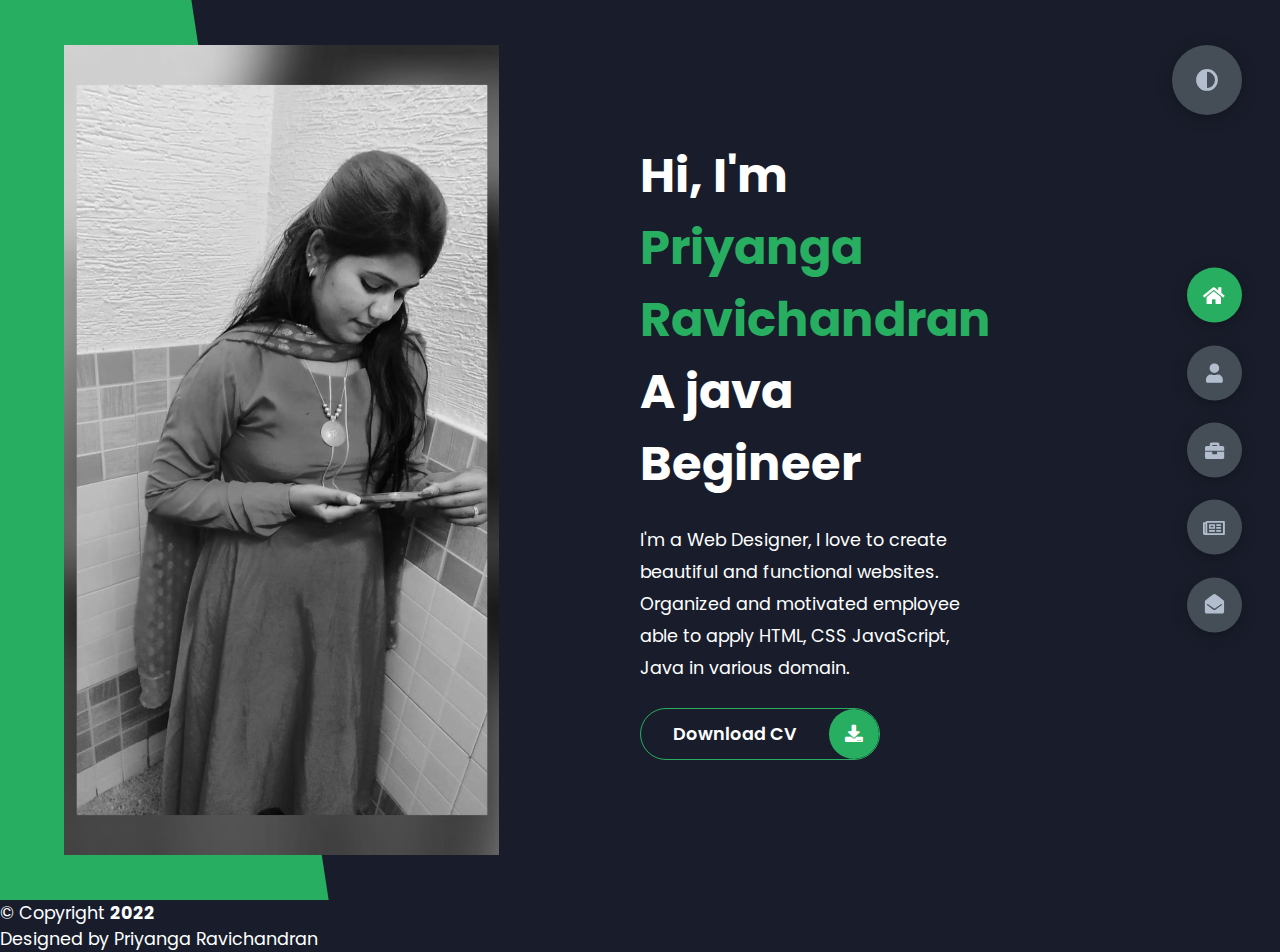
<file: Portfolio-WebApplication/Home Page/priyangaPortfolio/index.html>
<!DOCTYPE html>
<html lang="en">
<head>
    <meta charset="UTF-8">
    <meta http-equiv="X-UA-Compatible" content="IE=edge">
    <meta name="viewport" content="width=device-width, initial-scale=1.0">
    <title>Portfolio</title>
    <link rel="stylesheet" href="styles/styles.css">
    <link rel="preconnect" href="https://fonts.googleapis.com">
    <link rel="preconnect" href="https://fonts.gstatic.com" crossorigin>
    <link rel="stylesheet" href="https://cdnjs.cloudflare.com/ajax/libs/font-awesome/5.15.4/css/all.min.css" integrity="sha512-1ycn6IcaQQ40/MKBW2W4Rhis/DbILU74C1vSrLJxCq57o941Ym01SwNsOMqvEBFlcgUa6xLiPY/NS5R+E6ztJQ==" crossorigin="anonymous" referrerpolicy="no-referrer" />
    <link href="https://fonts.googleapis.com/css2?family=Poppins:wght@400;500;600;700;800&display=swap" rel="stylesheet">
</head>
<body class="main-content">
    <header class="container header active" id="home">
        <div class="header-content">
            <div class="left-header">
                <div class="h-shape"></div>
                <div class="image">
                    <img src="img/IMG-20220609-WA0006.jpg" alt="">
                </div>
            </div>
            <div class="right-header">
                <h5 class="name">
                    Hi, I'm <span>Priyanga Ravichandran</span>
                    A java Begineer
                </h5>
                <p>
                    I'm a Web Designer, I love to create beautiful and functional websites.
                    Organized and motivated employee able to apply HTML, CSS JavaScript, Java in various domain.
    
                </p>
                <div class="btn-con">
                    <a href="file:///C:/Users/itctesting02/Downloads/priyangaPic-main/Priyanga%20Resume.pdf" class="main-btn">
                        <span class="btn-text">Download CV</span>
                        <span class="btn-icon"><i class="fas fa-download"></i></span>
                    </a>
                </div>
            </div>
        </div>
    </header>
    <main>
        <section class="container about" id="about">
            <div class="main-title">
                <h2>About <span>me</span><span class="bg-text">my stats</span></h2>
            </div>
            <div class="about-container">
                <div class="left-about">
                    <h4>Information About me</h4>
                    <p>
                        I'am a fresher. I'am Basically From Coiambatore,TamilNadu.<br>
                        I had did my graduation in BCA from NGM College with an overall 6.3 c.g.p.a.<br>
                        I'm a fresher for IT culture. I love to create beautiful and functional websites.
                    </p>
                    <div class="btn-con">
                        <a href="file:///C:/Users/itctesting02/Downloads/priyangaPic-main/Priyanga%20Resume.pdf" class="main-btn">
                            <span class="btn-text">Download CV</span>
                            <span class="btn-icon"><i class="fas fa-download"></i></span>
                        </a>
                    </div>
                </div>
                <div class="right-about">
                    <div class="about-item">
                        <div class="abt-text">
                            <p class="large-text">3+</p>
                            <p class="small-text">Projects <br /> Completed in college</p>
                        </div>
                    </div>
                    <div class="about-item">
                        <div class="abt-text">
                            <p class="large-text">1</p>
                            <p class="small-text">Years of <br /> experience in data annotation </p>
                        </div>
                    </div>
                   
                   
            </div>
            <div class="about-stats">
                <h4 class="stat-title">My Skills</h4>
                <div class="progress-bars">
                    <div class="progress-bar">
                        <p class="prog-title">html5</p>
                        <div class="progress-con">
                            <p class="prog-text">70%</p>
                            <div class="progress">
                                <span class="html"></span>
                            </div>
                        </div>
                    </div>
                    <div class="progress-bar">
                        <p class="prog-title">css3</p>
                        <div class="progress-con">
                            <p class="prog-text">60%</p>
                            <div class="progress">
                                <span class="css"></span>
                            </div>
                        </div>
                    </div>
                    <div class="progress-bar">
                        <p class="prog-title">javascript</p>
                        <div class="progress-con">
                            <p class="prog-text">Begineer</p>
                            <div class="progress">
                                <span class="js"></span>
                            </div>
                        </div>
                    </div>
                    <div class="progress-bar">
                        <p class="prog-title">Java</p>
                        <div class="progress-con">
                            <p class="prog-text">Begineer</p>
                            <div class="progress">
                                <span class="java"></span>
                            </div>
                        </div>
                    </div>
                    <div class="progress-bar">
                        <p class="prog-title">MySQL</p>
                        <div class="progress-con">
                            <p class="prog-text">60%</p>
                            <div class="progress">
                                <span class="mysql"></span>
                            </div>
                        </div>
                    </div>
                    <div class="progress-bar">
                        <p class="prog-title">Data Structures</p>
                        <div class="progress-con">
                            <p class="prog-text">70%</p>
                            <div class="progress">
                                <span class="ds"></span>
                            </div>
                        </div>
                    </div>
                    <div class="progress-bar">
                        <p class="prog-title">BootStrap</p>
                        <div class="progress-con">
                            <p class="prog-text">70%</p>
                            <div class="progress">
                                <span class="bs"></span>
                            </div>
                        </div>
                    </div>
                    
                    <div class="progress-bar">
                        <p class="prog-title">Spring Boot</p>
                        <div class="progress-con">
                            <p class="prog-text">60%</p>
                            <div class="progress">
                                <span class="sb"></span>
                            </div>
                        </div>
                    </div>
                    <div class="progress-bar">
                        <p class="prog-title">C</p>
                        <div class="progress-con">
                            <p class="prog-text">75%</p>
                            <div class="progress">
                                <span class="c"></span>
                            </div>
                        </div>
                    </div>
                </div>
            </div>
            <h4 class="stat-title">My Timeline</h4>
            <div class="timeline">
                <div class="timeline-item">
                    <div class="tl-icon">
                        <i class="fas fa-briefcase"></i>
                    </div>
                    <p class="tl-duration">May/2022 - present</p>
                    <h5>Junior Executive - IT (Testing)<span> - ITC Infotech</span></h5>
                    <p>
                        I had joined ITC Infotech as Junior Executive-IT (Testing). 
                        ITC Infotech is a global business solutions & technology services leader, enabling future ready IT Services for clients.
                        Bengaluru campus is one of the best campus I have ever seen. I felt that I'm in a botanical park.
                    </p>
                </div>
                <div class="timeline-item">
                   <div class="tl-icon">
                       <i class="fas fa-briefcase"></i>
                   </div>
                   <p class="tl-duration">Oct/2021 - dec/2021</p>
                   <h5>Html front end - Training<span> - ABC for Tech</span></h5>
                   <p>
                       I had done a training of Html from ABC for Technology Training and Upskilling. 
                       This institute is in Pollachi, Coiambatore.
                       It was a 3 months of training.
                       In FrontEnd technology I learned about HTML, CSS, BootStrap.
                   </p>
              
               <div class="timeline-item">
                   <div class="tl-icon">
                       <i class="fas fa-briefcase"></i>
                   </div>
                   <p class="tl-duration">June/2018 - Aug/2021</p>
                   <h5>BCA <span> - NALLAMUTHU GOUNDER MAHALINGAM COLLEGE</span></h5>
                   <p>
                       I got an overall 6.3 c.g.p.a. This college is located in Pollachi,Coiambatore, TamilNadu.
                       During my graduation I participated in many programs and attended many workshop.
                    And i have worked as vice-predident in my colege club.
                       The college is affiliated with Bharathiyar City University.
               </div>
               <div class="timeline-item">
                   <div class="tl-icon">
                       <i class="fas fa-briefcase"></i>
                   </div>
                   <p class="tl-duration">April/2017 - April/2018</p>
                   <h5>12th/HSC<span> - Palani Gounder Higher Secondary School</span></h5>
                   <p>
                       I did my 12th from Pollachi. I had done my 12th in science stream. 
                       My main Subject was Physics, Chemistry and Mathematics.
                       The school is affiliated with STATE BOARD.
                   </p>
               </div>
               <div class="timeline-item">
                   <div class="tl-icon">
                       <i class="fas fa-briefcase"></i>
                   </div>
                   <p class="tl-duration">April/2015 - April/2016</p>
                   <h5>10th/SSC <span> - Shri Shristi Vikkas Academy</span></h5>
                   <p>
                       I did my 10th Standard from Udumalpet. The school is affiliated with STATE BOARD.
                       During my school time I won many prizes. I was selected for State Level Painting Competition.
                       I had participated in almost all program. My school life was the best memory of my life.
                   </p>
               </div>
            </div>
        </section>
        <section class="container" id="portfolio">
            <div class="main-title">
                <h2>My <span>Portfolio</span><span class="bg-text">My Work</span></h2>
            </div>
            <p class="port-text">
                Here is some of my work that I've done in various programming languages.
            </p>
            <div class="portfolios">
                <div class="portfolio-item">
                    <div class="image">
                        <img src="img/port1.jpg" alt="">
                    </div>
                    <div class="hover-items">
                        <h3>Project Source</h3>
                        <div class="icons">
                            <a href="https://github.com/itspriyaa" class="icon">
                                <i class="fab fa-github"></i>
                            </a>
                            <a href="https://www.linkedin.com/in/priyanga-ravichandran-385a85234/" class="icon">
                                <i class="fab fa-linkedin"></i>
                            </a>
                            
                                <a href="https://www.instagram.com/invites/contact/?i=db3583w9bq3c&utm_content=3aolfd3" class="icon">
                                    <i class="fab fa-instagram"></i>
                            </a>
                        </div>
                    </div>
                </div>
                <div class="portfolio-item">
                    <div class="image">
                        <img src="img/port2.jpg" alt="">
                    </div>
                    <div class="hover-items">
                        <h3>Project Source</h3>
                        <div class="icons">
                            <a href="https://github.com/itspriyaa" class="icon">
                                <i class="fab fa-github"></i>
                            </a>
                            <a href="https://www.linkedin.com/in/priyanga-ravichandran-385a85234/" class="icon">
                                <i class="fab fa-linkedin"></i>
                            </a>
                            <a href="https://www.instagram.com/invites/contact/?i=db3583w9bq3c&utm_content=3aolfd3" class="icon">
                                <i class="fab fa-instagram"></i>
                            </a>
                        </div>
                    </div>
                </div>
                <div class="portfolio-item">
                    <div class="image">
                        <img src="img/port3.jpg" alt="">
                    </div>
                    <div class="hover-items">
                        <h3>Project Source</h3>
                        <div class="icons">
                            <a href="https://github.com/itspriyaa" class="icon">
                                <i class="fab fa-github"></i>
                            </a>
                            <a href="https://www.linkedin.com/in/priyanga-ravichandran-385a85234/" class="icon">
                                <i class="fab fa-linkedin"></i>
                            </a>
                            
                                <a href="https://www.instagram.com/invites/contact/?i=db3583w9bq3c&utm_content=3aolfd3" class="icon">
                                    <i class="fab fa-instagram"></i>
                            </a>
                        </div>
                    </div>
                </div>
                <div class="portfolio-item">
                    <div class="image">
                        <img src="img/port4.jpg" alt="">
                    </div>
                    <div class="hover-items">
                        <h3>Project Source</h3>
                        <div class="icons">
                            <a href="https://github.com/itspriyaa" class="icon">
                                <i class="fab fa-github"></i>
                            </a>
                            <a href="https://www.linkedin.com/in/priyanga-ravichandran-385a85234/" class="icon">
                                <i class="fab fa-linkedin"></i>
                            </a>
                            
                                <a href="https://www.instagram.com/invites/contact/?i=db3583w9bq3c&utm_content=3aolfd3" class="icon">
                                    <i class="fab fa-instagram"></i>
                            </a>
                        </div>
                    </div>
                </div>
                <div class="portfolio-item">
                    <div class="image">
                        <img src="img/port5.jpg" alt="">
                    </div>
                    <div class="hover-items">
                        <h3>Project Source</h3>
                        <div class="icons">
                            <a href="https://github.com/itspriyaa" class="icon">
                                <i class="fab fa-github"></i>
                            </a>
                            <a href="https://www.linkedin.com/in/priyanga-ravichandran-385a85234/" class="icon">
                                <i class="fab fa-linkedin"></i>
                            </a>
                            
                                <a href="https://www.instagram.com/invites/contact/?i=db3583w9bq3c&utm_content=3aolfd3" class="icon">
                                    <i class="fab fa-instagram"></i>
                            </a>
                        </div>
                    </div>
                </div>
                <div class="portfolio-item">
                    <div class="image">
                        <img src="img/port7.jpg" alt="">
                    </div>
                    <div class="hover-items">
                        <h3>Project Source</h3>
                        <div class="icons">
                            <a href="https://github.com/itspriyaa" class="icon">
                                <i class="fab fa-github"></i>
                            </a>
                            <a href="https://www.linkedin.com/in/priyanga-ravichandran-385a85234/" class="icon">
                                <i class="fab fa-linkedin"></i>
                            </a>
                            
                                <a href="https://www.instagram.com/invites/contact/?i=db3583w9bq3c&utm_content=3aolfd3" class="icon">
                                    <i class="fab fa-instagram"></i>
                            </a>
                        </div>
                    </div>
                </div>
            </div>
        </section>
        <section class="container" id="blogs">
            <div class="blogs-content">
                <div class="main-title">
                    <h2>My <span>Blogs</span><span class="bg-text">My Blogs</span></h2>
                </div>
                <div class="blogs">
                    <div class="blog">
                        <a href="https://www.squarespace.com/website-design/?channel=pnb&subchannel=bing&campaign=pnb-bing-row_global-en-website_action-e&subcampaign=(create_how-to-create-website_e)&gclid=8aa67803e69e12043d911a9caf7255b4&gclsrc=3p.ds&&utm_source=bing&utm_medium=pnb&utm_campaign=pnb-bing-row_global-en-website_action-e&utm_term=how%20to%20create%20website&gclid=8aa67803e69e12043d911a9caf7255b4&gclsrc=3p.ds&msclkid=8aa67803e69e12043d911a9caf7255b4&utm_content=create">
                           <img src="img/blog1.jpg" alt="">
                           </a>
                        <div class="blog-text">
                            <h4>
                                How to create Your Own Website
                            </h4>
                            <p>
                                Choosing a domain is one of the most important decisions you can make for your site. 
                                It’s the address for your site and the way people will remember your website.
                            </p>
                        </div>
                    </div>
                    <div class="blog">
                        <a href="https://okaydave.com/how-to-become-web-design-expert/">
                            <img src="img/blog2.jpg" alt="">
                            </a>
                        <div class="blog-text">
                            <h4>
                                How to Become an Expert in Web Design
                            </h4>
                            <p>
                                It is necessary to possess technical knowledge in order to become a web designer. 
                                Become a certified professional. Create a website.
                            </p>
                        </div>
                    </div>
                    <div class="blog">
                        <a href="https://www.codecademy.com/learn/paths/web-development?g_network=o&g_device=c&g_adid=&g_keyword=become%20web%20developer&g_acctid=243-039-7011&g_adtype=search&g_adgroupid=1268837226593080&g_keywordid=kwd-79302794805564:loc-90&g_campaignid=370540075&g_campaign=IN+Career+Path%3A+Pro+-+Phrase&utm_id=t_kwd-79302794805564:loc-90:ag_1268837226593080:cp_370540075:n_o:d_c&hsa_acc=2430397011&hsa_cam=14390765438&hsa_grp=1268837226593080&hsa_ad=&hsa_src=o&hsa_tgt=kwd-79302794805564:loc-90&hsa_kw=become%20web%20developer&hsa_mt=p&hsa_net=adwords&hsa_ver=3&msclkid=41362b824bd410cec184491d030f3d6a&utm_source=bing&utm_medium=cpc&utm_campaign=IN%20Career%20Path%3A%20Pro%20-%20Phrase&utm_term=become%20web%20developer&utm_content=web%20development">
                            <img src="img/blog3.jpg" alt="">
                            </a>
                        <div class="blog-text">
                            <h4>
                                Become a Web Designer in 10 Days
                            </h4>
                            <p>
                                Go from no-code to an in-demand junior web developer, at a fraction of the cost of a bootcamp. 
                                Start with the front-end by learning HTML, CSS, and JavaScript. 
                                Then, master the back-end and APIs to round out your full-stack skills.
                            </p>
                        </div>
                    </div>
                    <div class="blog">
                        <a href="https://appletoolbox.com/use-web-inspector-debug-mobile-safari/#:~:text=Web%20Inspector%20allows%20web%20and%20mobile%20app%20developers,your%20web%20pages%20or%20hybrid%20apps%20on%20iOS.">
                            <img src="img/port3.jpg" alt="">
                            </a>
                        <div class="blog-text">
                            <h4>
                                Debugging made easy with Web Inspector
                            </h4>
                            <p>
                                Web Inspector allows web and mobile app developers to use macOS and OS X Safari Developer Tools
                                to remotely debug web content or hybrid apps in mobile Safari on iPad or iPhone.
                            </p>
                        </div>
                    </div>
                    <div class="blog">
                        <a href="https://designlab.com/blog/how-to-get-started-user-interface-ui-design/">
                            <img src="img/port6.jpg" alt="">
                            </a>
                        <div class="blog-text">
                            <h4>
                                Get started with Web Design and UI Design
                            </h4>
                            <p>
                                Today’s UI designers are usually already designing interfaces for apps within an operating system. 
                                Many of the parameters of a user interface are therefore outside of the designer’s control.
                            </p>
                        </div>
                    </div>
                    <div class="blog">
                        <a href="https://businesspartnermagazine.com/what-need-know-web-design/">
                            <img src="img/port4.jpg" alt="">
                            </a>
                        <div class="blog-text">
                            <h4>
                                This is what you need to know about Web Design
                            </h4>
                            <p>
                                More and more companies are now dependent on e-commerce, as they know that this is the platform where almost everyone shops.
                                When building a website, one thing is a must; you have to make sure that the design of your website is appealing enough for your target market to notice.
                            </p>
                        </div>
                    </div>
                </div>
            </div>
        </section>
        <section class="container contact" id="contact">
            <div class="contact-container">
                <div class="main-title">
                    <h2>Contact <span>Me</span><span class="bg-text">Contact</span></h2>
                </div>
                <div class="contact-content-con">
                    <div class="left-contact">
                        <h4>Contact me here</h4>
                        <p>
                            For all enquiries, please email us using the form below.
                        </p>
                        <div class="contact-info">
                            <div class="contact-item">
                                <div class="icon">
                                    <i class="fas fa-map-marker-alt"></i>
                                    <span>Location</span>
                                </div>
                                <p>
                                    : Coiambatore,TamilNadu, India
                                </p>
                            </div>
                            <div class="contact-item">
                                <div class="icon">
                                    <i class="fas fa-envelope"></i>
                                    <span>Email</span>
                                </div>
                                <p>
                                    <span>:priyarp0001@gmail.com.com</span>
                                </p>
                            </div>
                            <div class="contact-item">
                                <div class="icon">
                                    <i class="fas fa-user-graduate"></i>
                                    <span>Education</span>
                                </div>
                                <p>
                                    <span>: Nallamuthu Gounder Mahalingam, TamilNadu</span>
                                </p>
                            </div>
                            <div class="contact-item">
                                <div class="icon">
                                    <i class="fas fa-phone"></i>
                                    <span>Mobile Number</span>
                                </div>
                                <p>
                                    <span>: +91 9360833472</span>
                                </p>
                            </div>
                            <div class="contact-item">
                                <div class="icon">
                                    <i class="fas fa-globe-africa"></i>
                                    <span>Languages</span>
                                </div>
                                <p>
                                    <span>: Tamil, English</span>
                                </p>
                            </div>
                        </div>
                        <div class="contact-icons">
                            <div class="contact-icon">
                               
                                
                                <a href="https://github.com/itspriyaa" class="icon">
                                    <i class="fab fa-github"></i>
                                </a>
                                <a href="https://www.linkedin.com/in/priyanga-ravichandran-385a85234/" class="icon">
                                    <i class="fab fa-linkedin"></i>
                                </a>
                                
                                    <a href="https://www.instagram.com/invites/contact/?i=db3583w9bq3c&utm_content=3aolfd3" class="icon">
                                        <i class="fab fa-instagram"></i>
                                </a>
                               
                              
                            </div>
                        </div>
                        <br>
                        <iframe class="map" src="https://www.google.com/maps/embed?pb=!1m14!1m12!1m3!1d62178.00830150528!2d77.45329232697807!3d13.091230640294743!2m3!1f0!2f0!3f0!3m2!1i1024!2i768!4f13.1!5e0!3m2!1sen!2sin!4v1654667576718!5m2!1sen!2sin" width="600" height="450" style="border:0;" allowfullscreen="" loading="lazy" referrerpolicy="no-referrer-when-downgrade"></iframe>
                    </div>
                    <div class="right-contact">
                        <form action="" id="form" class="contact-form" method="get">
                            <div class="input-control i-c-2">
                                <input type="text" required placeholder="YOUR NAME" name="name" id="name">
                                <input type="email" required placeholder="YOUR EMAIL" name="email" id="email">
                            </div>
                            <div class="input-control">
                                <input type="text" required placeholder="ENTER SUBJECT" name="subject" id="subject">
                            </div>
                            <div class="input-control">
                                <textarea name="message" required id="message" cols="15" rows="8" placeholder="Message Here..."></textarea>
                            </div>
                            <div class="submit-btn">
                                <a href="#" class="main-btn">
                                    <span class="btn-text"><button type="submit" class="btns-text" onclick="submittion()" id="submit">Send Message</button></span>
                                </a>
                            </div>
                        </form>
                    </div>
                </div>
            </div>
        </section>
    </main>

    <div class="controls">
        <div class="control active-btn" data-id="home" >
            <i class="fas fa-home"></i>
        </div>
        <div class="control" data-id="about">
            <i class="fas fa-user"></i>
        </div>
        <div class="control" data-id="portfolio">
            <i class="fas fa-briefcase"></i>
        </div>
        <div class="control" data-id="blogs">
            <i class="far fa-newspaper"></i>
        </div>
        <div class="control" data-id="contact">
           <a href="./contact.html"><i class="fas fa-envelope-open"></i></a> 
        </div>
    </div>
    <div class="theme-btn">
        <i class="fas fa-adjust"></i>
    </div>

   <!-- ======= Footer ======= -->
  <footer id="footer">
        &copy; Copyright <strong><span>2022</span></strong><br>
      
          Designed by <a href="https://www.linkedin.com/in/priyanga-ravichandran-385a85234/">Priyanga Ravichandran</a>
  </footer><!-- End  Footer -->
    <script src="app.js"></script>
   
    <script>
        function submittion(){
                alert("Submitted successfully");
            }
     </script>
    
</body>
</html>
</file>
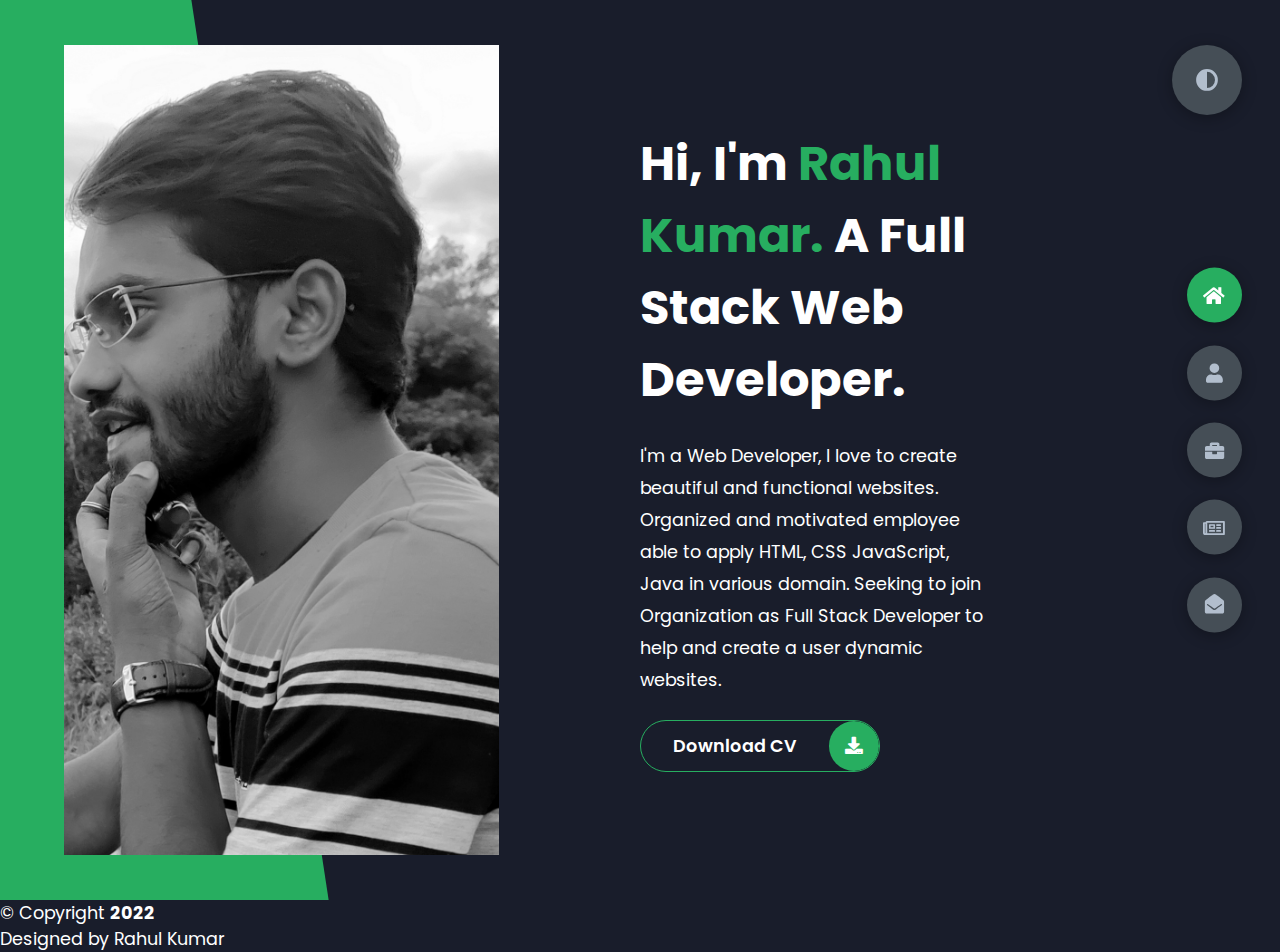
<file: Portfolio-WebApplication/Home Page/rahulPortfolio/index.html>
<!DOCTYPE html>
<html lang="en">
<head>
    <meta charset="UTF-8">
    <meta http-equiv="X-UA-Compatible" content="IE=edge">
    <meta name="viewport" content="width=device-width, initial-scale=1.0">
    <title>Portfolio</title>
    <link rel="stylesheet" href="styles/styles.css">
    <link rel="preconnect" href="https://fonts.googleapis.com">
    <link rel="preconnect" href="https://fonts.gstatic.com" crossorigin>
    <link rel="stylesheet" href="https://cdnjs.cloudflare.com/ajax/libs/font-awesome/5.15.4/css/all.min.css" integrity="sha512-1ycn6IcaQQ40/MKBW2W4Rhis/DbILU74C1vSrLJxCq57o941Ym01SwNsOMqvEBFlcgUa6xLiPY/NS5R+E6ztJQ==" crossorigin="anonymous" referrerpolicy="no-referrer" />
    <link href="https://fonts.googleapis.com/css2?family=Poppins:wght@400;500;600;700;800&display=swap" rel="stylesheet">
</head>
<body class="main-content">
    <header class="container header active" id="home">
        <div class="header-content">
            <div class="left-header">
                <div class="h-shape"></div>
                <div class="image">
                    <img src="img/rahulportfolio.jpg" alt="">
                </div>
            </div>
            <div class="right-header">
                <h1 class="name">
                    Hi, I'm <span>Rahul Kumar.</span>
                    A Full Stack Web Developer.
                </h1>
                <p>
                    I'm a Web Developer, I love to create beautiful and functional websites.
                    Organized and motivated employee able to apply HTML, CSS JavaScript, Java in various domain.
                    Seeking to join Organization as Full Stack Developer to help and create a user dynamic websites.
                </p>
                <div class="btn-con">
                    <a href="https://drive.google.com/file/d/1_64IGF0KxAjP3fwrCBwpSfrFexygLIcy/view?usp=sharing" class="main-btn">
                        <span class="btn-text">Download CV</span>
                        <span class="btn-icon"><i class="fas fa-download"></i></span>
                    </a>
                </div>
            </div>
        </div>
    </header>
    <main>
        <section class="container about" id="about">
            <div class="main-title">
                <h2>About <span>me</span><span class="bg-text">my stats</span></h2>
            </div>
            <div class="about-container">
                <div class="left-about">
                    <h4>Information About me</h4>
                    <p>
                        I'am a Full Stack Developer. I'am Basically From Muzaffarpur, Bihar.<br>
                        I had did my graduation in BCA from Acharya College with an overall 9.06 c.g.p.a.<br>
                        I'm currently persuing MCA from Jain University. I love to create beautiful and functional websites.
                    </p>
                    <div class="btn-con">
                        <a href="https://drive.google.com/file/d/1_64IGF0KxAjP3fwrCBwpSfrFexygLIcy/view?usp=sharing" class="main-btn">
                            <span class="btn-text">Download CV</span>
                            <span class="btn-icon"><i class="fas fa-download"></i></span>
                        </a>
                    </div>
                </div>
                <div class="right-about">
                    <div class="about-item">
                        <div class="abt-text">
                            <p class="large-text">10+</p>
                            <p class="small-text">Projects <br /> Completed</p>
                        </div>
                    </div>
                    <div class="about-item">
                        <div class="abt-text">
                            <p class="large-text">1+</p>
                            <p class="small-text">Years of <br /> experience</p>
                        </div>
                    </div>
                    <div class="about-item">
                        <div class="abt-text">
                            <p class="large-text">20+</p>
                            <p class="small-text">Happy <br /> Clients</p>
                        </div>
                    </div>
                    <div class="about-item">
                        <div class="abt-text">
                            <p class="large-text">100+</p>
                            <p class="small-text">Customer <br /> reviews</p>
                        </div>
                    </div>
                </div>
            </div>
            <div class="about-stats">
                <h4 class="stat-title">My Skills</h4>
                <div class="progress-bars">
                    <div class="progress-bar">
                        <p class="prog-title">html5</p>
                        <div class="progress-con">
                            <p class="prog-text">90%</p>
                            <div class="progress">
                                <span class="html"></span>
                            </div>
                        </div>
                    </div>
                    <div class="progress-bar">
                        <p class="prog-title">css3</p>
                        <div class="progress-con">
                            <p class="prog-text">85%</p>
                            <div class="progress">
                                <span class="css"></span>
                            </div>
                        </div>
                    </div>
                    <div class="progress-bar">
                        <p class="prog-title">javascript</p>
                        <div class="progress-con">
                            <p class="prog-text">75%</p>
                            <div class="progress">
                                <span class="js"></span>
                            </div>
                        </div>
                    </div>
                    <div class="progress-bar">
                        <p class="prog-title">Java</p>
                        <div class="progress-con">
                            <p class="prog-text">78%</p>
                            <div class="progress">
                                <span class="java"></span>
                            </div>
                        </div>
                    </div>
                    <div class="progress-bar">
                        <p class="prog-title">MySQL</p>
                        <div class="progress-con">
                            <p class="prog-text">85%</p>
                            <div class="progress">
                                <span class="mysql"></span>
                            </div>
                        </div>
                    </div>
                    <div class="progress-bar">
                        <p class="prog-title">Data Structures</p>
                        <div class="progress-con">
                            <p class="prog-text">70%</p>
                            <div class="progress">
                                <span class="ds"></span>
                            </div>
                        </div>
                    </div>
                    <div class="progress-bar">
                        <p class="prog-title">BootStrap</p>
                        <div class="progress-con">
                            <p class="prog-text">80%</p>
                            <div class="progress">
                                <span class="bs"></span>
                            </div>
                        </div>
                    </div>
                    <div class="progress-bar">
                        <p class="prog-title">Angular</p>
                        <div class="progress-con">
                            <p class="prog-text">65%</p>
                            <div class="progress">
                                <span class="angular"></span>
                            </div>
                        </div>
                    </div>
                    <div class="progress-bar">
                        <p class="prog-title">Spring Boot</p>
                        <div class="progress-con">
                            <p class="prog-text">60%</p>
                            <div class="progress">
                                <span class="sb"></span>
                            </div>
                        </div>
                    </div>
                    <div class="progress-bar">
                        <p class="prog-title">C</p>
                        <div class="progress-con">
                            <p class="prog-text">75%</p>
                            <div class="progress">
                                <span class="c"></span>
                            </div>
                        </div>
                    </div>
                </div>
            </div>
            <h4 class="stat-title">My Timeline</h4>
            <div class="timeline">
                <div class="timeline-item">
                    <div class="tl-icon">
                        <i class="fas fa-briefcase"></i>
                    </div>
                    <p class="tl-duration">May/2022 - present</p>
                    <h5>Junior Executive - IT (Testing)<span> - ITC Infotech</span></h5>
                    <p>
                        I had joined ITC Infotech as Junior Executive-IT (Testing). 
                        ITC Infotech is a global business solutions & technology services leader, enabling future ready IT Services for clients.
                        Bengaluru campus is one of the best campus I have ever seen. I felt that I'm in a botanical park.
                    </p>
                </div>
                <div class="timeline-item">
                   <div class="tl-icon">
                       <i class="fas fa-briefcase"></i>
                   </div>
                   <p class="tl-duration">Oct/2021 - April/2022</p>
                   <h5>Java Full Stack Developer - Training<span> - ABC for Tech</span></h5>
                   <p>
                       I had done a training of Java Full Stack Developer from ABC for Technology Training and Upskilling. 
                       This institute is in Vijayanagar, Bengaluru.
                       It was a 8 months of training. I learned about Core Java and Advanced Java.
                       In FrontEnd technology I learned about HTML, CSS, BootStrap, JavaScript and Angular.
                   </p>
               </div>
               <div class="timeline-item">
                   <div class="tl-icon">
                       <i class="fas fa-briefcase"></i>
                   </div>
                   <p class="tl-duration">Jan/2022 - March/2022</p>
                   <h5>Software Developer Intern<span> - ShippingKaro</span></h5>
                   <p>
                       key Responsibilities:
                       During my internship I worked on PHP, Codelgniter, HTML, CSS, JavaScript and Bootstrap.
                       Performed validations on Web Forms using Codelgniter and JavaScript.
                       Used Ajax and JavaScript to create Interactive UI.
                       Data table integration, Pdf integration,CRUD operations on Data table, Form validations.
                   </p>
               </div>
               <div class="timeline-item">
                   <div class="tl-icon">
                       <i class="fas fa-briefcase"></i>
                   </div>
                   <p class="tl-duration">June/2018 - Aug/2021</p>
                   <h5>BCA <span> - Acharya Institute of Graduate Studies</span></h5>
                   <p>
                       I got an overall 9.06 c.g.p.a. This college is located in Soladevanahalli, Bengaluru, Karnataka.
                       During my graduation I participated in many programs and attended many workshop.
                       Organized IT-Fest 2019. I was the chief editor of Hindi magazine.
                       The college is affiliated with Bengaluru City University.
               </div>
               <div class="timeline-item">
                   <div class="tl-icon">
                       <i class="fas fa-briefcase"></i>
                   </div>
                   <p class="tl-duration">April/2017 - April/2018</p>
                   <h5>12th/HSC<span> - Little Angel's English School</span></h5>
                   <p>
                       I did my 12th from Ukhrul Manipur. I had done my 12th in science stream. 
                       My main Subject was Physics, Chemistry and Mathematics.
                       The school is affiliated with CBSE.
                   </p>
               </div>
               <div class="timeline-item">
                   <div class="tl-icon">
                       <i class="fas fa-briefcase"></i>
                   </div>
                   <p class="tl-duration">April/2015 - April/2016</p>
                   <h5>10th/SSC <span> - Assam Rifles High School</span></h5>
                   <p>
                       I did my 10th Standard from Ukhrul, Manipur. The school is affiliated with CBSE.
                       During my school time I won many prizes. I was selected for State Level Painting Competition.
                       I had participated in almost all program. My school life was the best memory of my life.
                   </p>
               </div>
            </div>
        </section>
        <section class="container" id="portfolio">
            <div class="main-title">
                <h2>My <span>Portfolio</span><span class="bg-text">My Work</span></h2>
            </div>
            <p class="port-text">
                Here is some of my work that I've done in various programming languages.
            </p>
            <div class="portfolios">
                <div class="portfolio-item">
                    <div class="image">
                        <img src="img/port1.jpg" alt="">
                    </div>
                    <div class="hover-items">
                        <h3>Project Source</h3>
                        <div class="icons">
                            <a href="https://github.com/Rahulchhetry" class="icon">
                                <i class="fab fa-github"></i>
                            </a>
                            <a href="https://www.linkedin.com/in/rahul-kumar-9066bb216/" class="icon">
                                <i class="fab fa-linkedin"></i>
                            </a>
                            <a href="https://www.youtube.com/channel/UCBvth28jgcR6GK2c14mPl3Q" class="icon">
                                <i class="fab fa-youtube"></i>
                            </a>
                        </div>
                    </div>
                </div>
                <div class="portfolio-item">
                    <div class="image">
                        <img src="img/port2.jpg" alt="">
                    </div>
                    <div class="hover-items">
                        <h3>Project Source</h3>
                        <div class="icons">
                            <a href="https://github.com/Rahulchhetry" class="icon">
                                <i class="fab fa-github"></i>
                            </a>
                            <a href="https://www.linkedin.com/in/rahul-kumar-9066bb216/" class="icon">
                                <i class="fab fa-linkedin"></i>
                            </a>
                            <a href="https://www.youtube.com/channel/UCBvth28jgcR6GK2c14mPl3Q" class="icon">
                                <i class="fab fa-youtube"></i>
                            </a>
                        </div>
                    </div>
                </div>
                <div class="portfolio-item">
                    <div class="image">
                        <img src="img/port3.jpg" alt="">
                    </div>
                    <div class="hover-items">
                        <h3>Project Source</h3>
                        <div class="icons">
                            <a href="https://github.com/Rahulchhetry" class="icon">
                                <i class="fab fa-github"></i>
                            </a>
                            <a href="https://www.linkedin.com/in/rahul-kumar-9066bb216/" class="icon">
                                <i class="fab fa-linkedin"></i>
                            </a>
                            <a href="https://www.youtube.com/channel/UCBvth28jgcR6GK2c14mPl3Q" class="icon">
                                <i class="fab fa-youtube"></i>
                            </a>
                        </div>
                    </div>
                </div>
                <div class="portfolio-item">
                    <div class="image">
                        <img src="img/port4.jpg" alt="">
                    </div>
                    <div class="hover-items">
                        <h3>Project Source</h3>
                        <div class="icons">
                            <a href="https://github.com/Rahulchhetry" class="icon">
                                <i class="fab fa-github"></i>
                            </a>
                            <a href="https://www.linkedin.com/in/rahul-kumar-9066bb216/" class="icon">
                                <i class="fab fa-linkedin"></i>
                            </a>
                            <a href="https://www.youtube.com/channel/UCBvth28jgcR6GK2c14mPl3Q" class="icon">
                                <i class="fab fa-youtube"></i>
                            </a>
                        </div>
                    </div>
                </div>
                <div class="portfolio-item">
                    <div class="image">
                        <img src="img/port5.jpg" alt="">
                    </div>
                    <div class="hover-items">
                        <h3>Project Source</h3>
                        <div class="icons">
                            <a href="https://github.com/Rahulchhetry" class="icon">
                                <i class="fab fa-github"></i>
                            </a>
                            <a href="https://www.linkedin.com/in/rahul-kumar-9066bb216/" class="icon">
                                <i class="fab fa-linkedin"></i>
                            </a>
                            <a href="https://www.youtube.com/channel/UCBvth28jgcR6GK2c14mPl3Q" class="icon">
                                <i class="fab fa-youtube"></i>
                            </a>
                        </div>
                    </div>
                </div>
                <div class="portfolio-item">
                    <div class="image">
                        <img src="img/port7.jpg" alt="">
                    </div>
                    <div class="hover-items">
                        <h3>Project Source</h3>
                        <div class="icons">
                            <a href="https://github.com/Rahulchhetry" class="icon">
                                <i class="fab fa-github"></i>
                            </a>
                            <a href="https://www.linkedin.com/in/rahul-kumar-9066bb216/" class="icon">
                                <i class="fab fa-linkedin"></i>
                            </a>
                            <a href="https://www.youtube.com/channel/UCBvth28jgcR6GK2c14mPl3Q" class="icon">
                                <i class="fab fa-youtube"></i>
                            </a>
                        </div>
                    </div>
                </div>
            </div>
        </section>
        <section class="container" id="blogs">
            <div class="blogs-content">
                <div class="main-title">
                    <h2>My <span>Blogs</span><span class="bg-text">My Blogs</span></h2>
                </div>
                <div class="blogs">
                    <div class="blog">
                        <a href="https://www.squarespace.com/website-design/?channel=pnb&subchannel=bing&campaign=pnb-bing-row_global-en-website_action-e&subcampaign=(create_how-to-create-website_e)&gclid=8aa67803e69e12043d911a9caf7255b4&gclsrc=3p.ds&&utm_source=bing&utm_medium=pnb&utm_campaign=pnb-bing-row_global-en-website_action-e&utm_term=how%20to%20create%20website&gclid=8aa67803e69e12043d911a9caf7255b4&gclsrc=3p.ds&msclkid=8aa67803e69e12043d911a9caf7255b4&utm_content=create">
                           <img src="img/blog1.jpg" alt="">
                           </a>
                        <div class="blog-text">
                            <h4>
                                How to create Your Own Website
                            </h4>
                            <p>
                                Choosing a domain is one of the most important decisions you can make for your site. 
                                It’s the address for your site and the way people will remember your website.
                            </p>
                        </div>
                    </div>
                    <div class="blog">
                        <a href="https://okaydave.com/how-to-become-web-design-expert/">
                            <img src="img/blog2.jpg" alt="">
                            </a>
                        <div class="blog-text">
                            <h4>
                                How to Become an Expert in Web Design
                            </h4>
                            <p>
                                It is necessary to possess technical knowledge in order to become a web designer. 
                                Become a certified professional. Create a website.
                            </p>
                        </div>
                    </div>
                    <div class="blog">
                        <a href="https://www.codecademy.com/learn/paths/web-development?g_network=o&g_device=c&g_adid=&g_keyword=become%20web%20developer&g_acctid=243-039-7011&g_adtype=search&g_adgroupid=1268837226593080&g_keywordid=kwd-79302794805564:loc-90&g_campaignid=370540075&g_campaign=IN+Career+Path%3A+Pro+-+Phrase&utm_id=t_kwd-79302794805564:loc-90:ag_1268837226593080:cp_370540075:n_o:d_c&hsa_acc=2430397011&hsa_cam=14390765438&hsa_grp=1268837226593080&hsa_ad=&hsa_src=o&hsa_tgt=kwd-79302794805564:loc-90&hsa_kw=become%20web%20developer&hsa_mt=p&hsa_net=adwords&hsa_ver=3&msclkid=41362b824bd410cec184491d030f3d6a&utm_source=bing&utm_medium=cpc&utm_campaign=IN%20Career%20Path%3A%20Pro%20-%20Phrase&utm_term=become%20web%20developer&utm_content=web%20development">
                            <img src="img/blog3.jpg" alt="">
                            </a>
                        <div class="blog-text">
                            <h4>
                                Become a Web Designer in 10 Days
                            </h4>
                            <p>
                                Go from no-code to an in-demand junior web developer, at a fraction of the cost of a bootcamp. 
                                Start with the front-end by learning HTML, CSS, and JavaScript. 
                                Then, master the back-end and APIs to round out your full-stack skills.
                            </p>
                        </div>
                    </div>
                    <div class="blog">
                        <a href="https://appletoolbox.com/use-web-inspector-debug-mobile-safari/#:~:text=Web%20Inspector%20allows%20web%20and%20mobile%20app%20developers,your%20web%20pages%20or%20hybrid%20apps%20on%20iOS.">
                            <img src="img/port3.jpg" alt="">
                            </a>
                        <div class="blog-text">
                            <h4>
                                Debugging made easy with Web Inspector
                            </h4>
                            <p>
                                Web Inspector allows web and mobile app developers to use macOS and OS X Safari Developer Tools
                                to remotely debug web content or hybrid apps in mobile Safari on iPad or iPhone.
                            </p>
                        </div>
                    </div>
                    <div class="blog">
                        <a href="https://designlab.com/blog/how-to-get-started-user-interface-ui-design/">
                            <img src="img/port6.jpg" alt="">
                            </a>
                        <div class="blog-text">
                            <h4>
                                Get started with Web Design and UI Design
                            </h4>
                            <p>
                                Today’s UI designers are usually already designing interfaces for apps within an operating system. 
                                Many of the parameters of a user interface are therefore outside of the designer’s control.
                            </p>
                        </div>
                    </div>
                    <div class="blog">
                        <a href="https://businesspartnermagazine.com/what-need-know-web-design/">
                            <img src="img/port4.jpg" alt="">
                            </a>
                        <div class="blog-text">
                            <h4>
                                This is what you need to know about Web Design
                            </h4>
                            <p>
                                More and more companies are now dependent on e-commerce, as they know that this is the platform where almost everyone shops.
                                When building a website, one thing is a must; you have to make sure that the design of your website is appealing enough for your target market to notice.
                            </p>
                        </div>
                    </div>
                </div>
            </div>
        </section>
        <section class="container contact" id="contact">
            <div class="contact-container">
                <div class="main-title">
                    <h2>Contact <span>Me</span><span class="bg-text">Contact</span></h2>
                </div>
                <div class="contact-content-con">
                    <div class="left-contact">
                        <h4>Contact me here</h4>
                        <p>
                            For all enquiries, please email us using the form below.
                        </p>
                        <div class="contact-info">
                            <div class="contact-item">
                                <div class="icon">
                                    <i class="fas fa-map-marker-alt"></i>
                                    <span>Location</span>
                                </div>
                                <p>
                                    : Bengaluru, Karnataka, India
                                </p>
                            </div>
                            <div class="contact-item">
                                <div class="icon">
                                    <i class="fas fa-envelope"></i>
                                    <span>Email</span>
                                </div>
                                <p>
                                    <span>: rk7088563@gmail.com</span>
                                </p>
                            </div>
                            <div class="contact-item">
                                <div class="icon">
                                    <i class="fas fa-user-graduate"></i>
                                    <span>Education</span>
                                </div>
                                <p>
                                    <span>: Acharya Institute, Bengaluru</span>
                                </p>
                            </div>
                            <div class="contact-item">
                                <div class="icon">
                                    <i class="fas fa-phone"></i>
                                    <span>Mobile Number</span>
                                </div>
                                <p>
                                    <span>: +91 9089496572</span>
                                </p>
                            </div>
                            <div class="contact-item">
                                <div class="icon">
                                    <i class="fas fa-globe-africa"></i>
                                    <span>Languages</span>
                                </div>
                                <p>
                                    <span>: Hindi, English, Bhojpuri</span>
                                </p>
                            </div>
                        </div>
                        <div class="contact-icons">
                            <div class="contact-icon">
                                <a href="https://touch.facebook.com/rk7088563" target="_blank">
                                    <i class="fab fa-facebook-f"></i>
                                </a>
                                <a href="https://twitter.com/rk7088563" target="_blank">
                                   <i class="fab fa-twitter"></i>
                               </a>
                               <a href="https://www.instagram.com/its_rahul_chhetry/?hl=en" target="_blank">
                                   <i class="fab fa-instagram"></i>
                               </a>
                               <a href="https://www.linkedin.com/in/rahul-kumar-9066bb216/" target="_blank">
                                   <i class="fab fa-linkedin-in"></i>
                               </a>
                               <a href="https://github.com/Rahulchhetry" target="_blank">
                                   <i class="fab fa-github"></i>
                               </a>
                               <a href="https://www.youtube.com/channel/UCBvth28jgcR6GK2c14mPl3Q" target="_blank">
                                   <i class="fab fa-youtube"></i>
                               </a>
                            </div>
                        </div>
                        <br>
                        <iframe class="map" src="https://www.google.com/maps/embed?pb=!1m14!1m12!1m3!1d62178.00830150528!2d77.45329232697807!3d13.091230640294743!2m3!1f0!2f0!3f0!3m2!1i1024!2i768!4f13.1!5e0!3m2!1sen!2sin!4v1654667576718!5m2!1sen!2sin" width="600" height="450" style="border:0;" allowfullscreen="" loading="lazy" referrerpolicy="no-referrer-when-downgrade"></iframe>
                    </div>
                    <div class="right-contact">
                        <form action="" id="form" class="contact-form" method="get">
                            <div class="input-control i-c-2">
                                <input type="text"  required placeholder="YOUR NAME" name="name" id="name">
                                <input type="email" required placeholder="YOUR EMAIL" name="email" id="email">
                            </div>
                            <div class="input-control">
                                <input type="text" required placeholder="ENTER SUBJECT" name="subject" id="subject">
                            </div>
                            <div class="input-control">
                                <textarea name="" id="message" cols="15" rows="8" placeholder="Message Here..."></textarea>
                            </div>
                            <div class="submit-btn">
                                <a href="#" class="main-btn">
                                    <span class="btn-text"><button type="submit" class="btns-text" onclick="submittion()" id="submit">Send Message</button></span>
                                </a>
                            </div>
                        </form>
                    </div>
                </div>
            </div>
        </section>
    </main>

    <div class="controls">
        <div class="control active-btn" data-id="home" >
            <i class="fas fa-home"></i>
        </div>
        <div class="control" data-id="about">
            <i class="fas fa-user"></i>
        </div>
        <div class="control" data-id="portfolio">
            <i class="fas fa-briefcase"></i>
        </div>
        <div class="control" data-id="blogs">
            <i class="far fa-newspaper"></i>
        </div>
        <div class="control" data-id="contact">
           <a href="./contact.html"><i class="fas fa-envelope-open"></i></a>
        </div>
    </div>
    <div class="theme-btn">
        <i class="fas fa-adjust"></i>
    </div>

   <!-- ======= Footer ======= -->
  <footer id="footer">
        &copy; Copyright <strong><span>2022</span></strong><br>
      
          Designed by <a href="https://www.linkedin.com/in/rahul-kumar-9066bb216/">Rahul Kumar</a>
  </footer><!-- End  Footer -->
    <script src="app.js"></script>
    <script>
        function submittion(){
                alert("Submitted successfully");
            }
     </script>
</body>
</html>
</file>
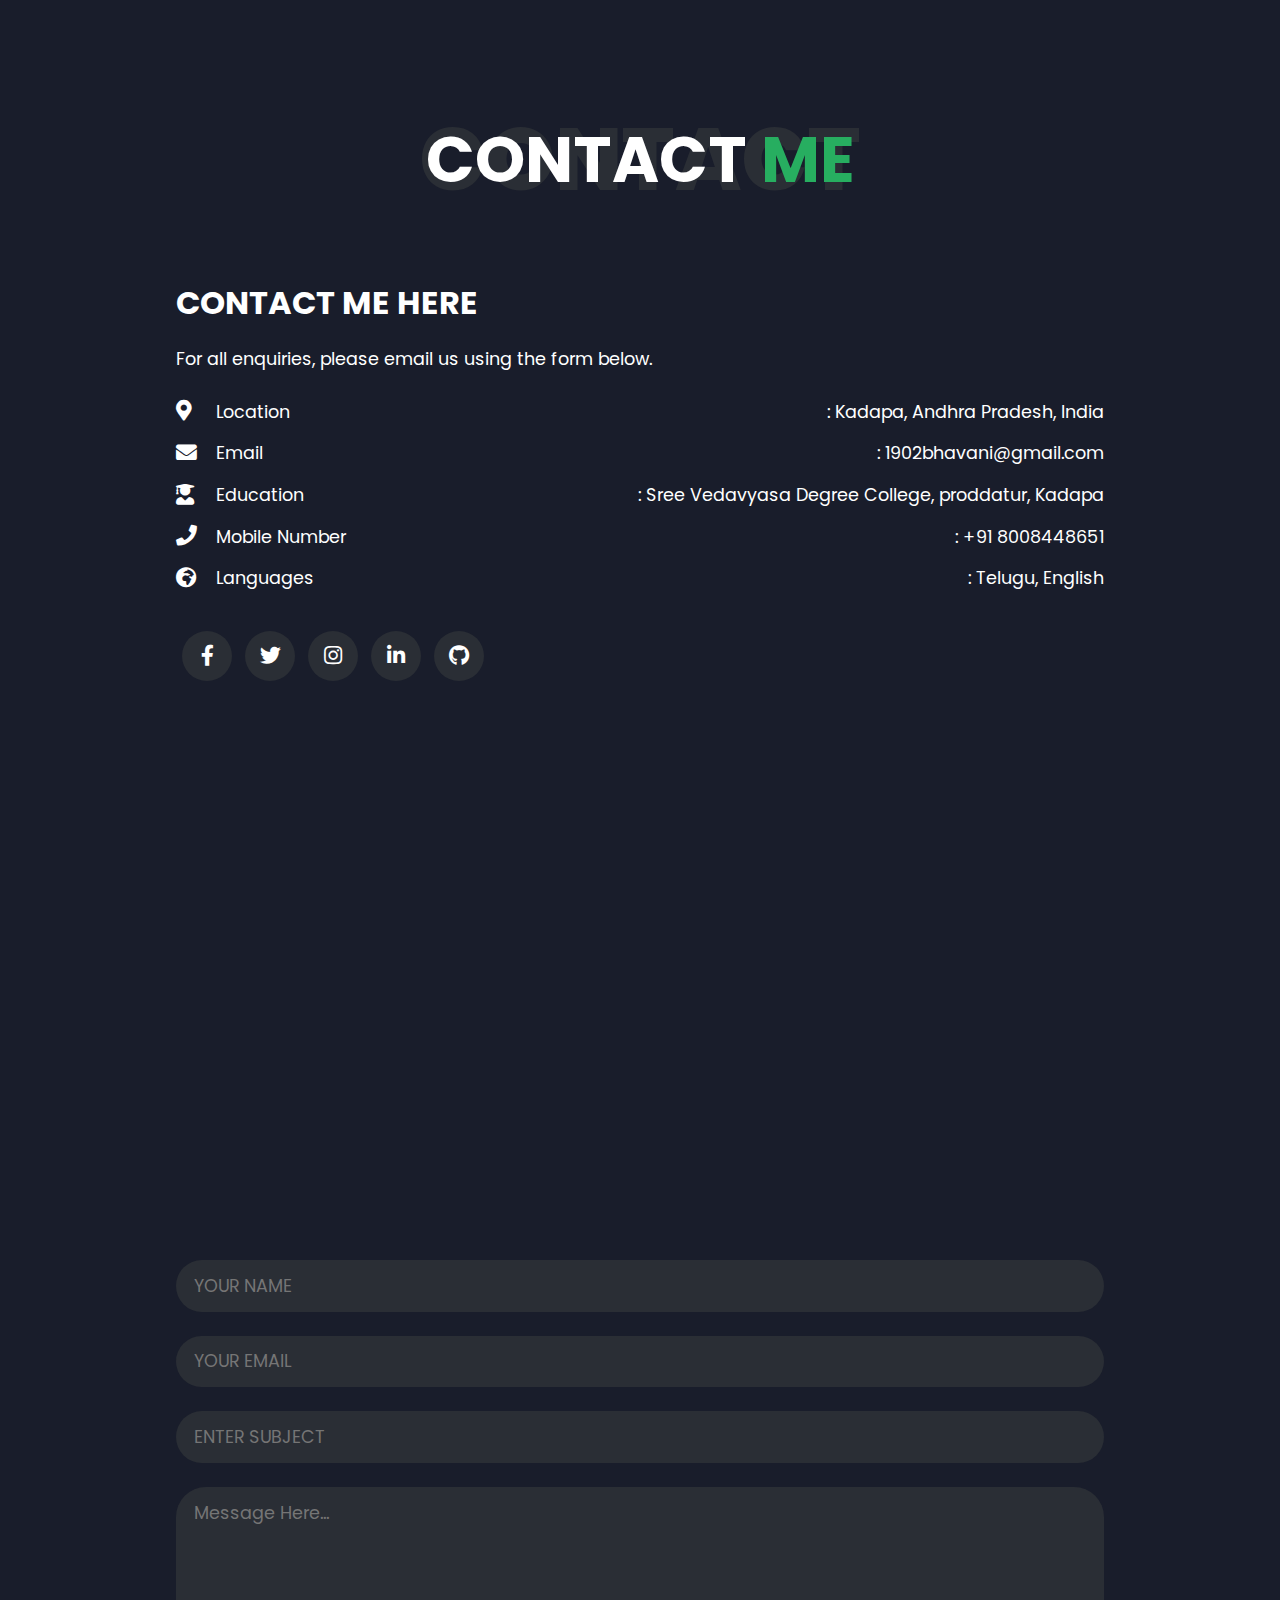
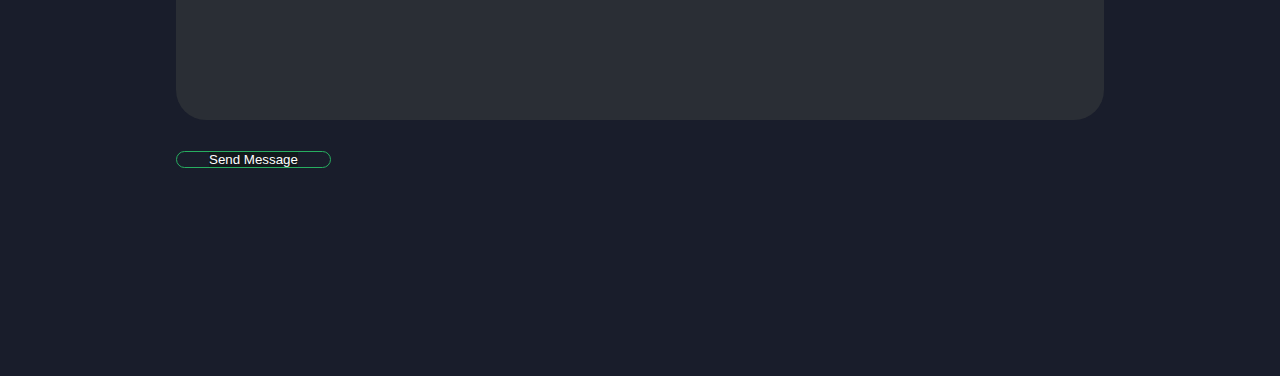
<file: Portfolio-WebApplication/Home Page/bhavaniPortfolio/contact.html>
<!DOCTYPE html>
<html lang="en">
    <head>
        <meta charset="UTF-8">
        <meta http-equiv="X-UA-Compatible" content="IE=edge">
        <meta name="viewport" content="width=device-width, initial-scale=1.0">
        <title>Portfolio</title>
        <link rel="stylesheet" href="contactstyle.css">
        <link rel="preconnect" href="https://fonts.googleapis.com">
        <link rel="preconnect" href="https://fonts.gstatic.com" crossorigin>
        <link rel="stylesheet" href="https://cdnjs.cloudflare.com/ajax/libs/font-awesome/5.15.4/css/all.min.css" integrity="sha512-1ycn6IcaQQ40/MKBW2W4Rhis/DbILU74C1vSrLJxCq57o941Ym01SwNsOMqvEBFlcgUa6xLiPY/NS5R+E6ztJQ==" crossorigin="anonymous" referrerpolicy="no-referrer" />
        <link href="https://fonts.googleapis.com/css2?family=Poppins:wght@400;500;600;700;800&display=swap" rel="stylesheet">
    </head>
<body class="main-content">
    
    <main>
        <section class="container contact" id="contact">
            <div class="contact-container">
                <div class="main-title">
                    <h2>Contact <span>Me</span><span class="bg-text">Contact</span></h2>
                </div>
                <div class="contact-content-con">
                    <div class="left-contact">
                        <h4>Contact me here</h4>
                        <p>
                            For all enquiries, please email us using the form below.
                        </p>
                        <div class="contact-info">
                            <div class="contact-item">
                                <div class="icon">
                                    <i class="fas fa-map-marker-alt"></i>
                                    <span>Location</span>
                                </div>
                                <p>
                                    : Kadapa, Andhra Pradesh, India
                                </p>
                            </div>
                            <div class="contact-item">
                                <div class="icon">
                                    <i class="fas fa-envelope"></i>
                                    <span>Email</span>
                                </div>
                                <p>
                                    <span>: 1902bhavani@gmail.com</span>
                                </p>
                            </div>
                            <div class="contact-item">
                                <div class="icon">
                                    <i class="fas fa-user-graduate"></i>
                                    <span>Education</span>
                                </div>
                                <p>
                                    <span>: Sree Vedavyasa Degree College, proddatur, Kadapa</span>
                                </p>
                            </div>
                            <div class="contact-item">
                                <div class="icon">
                                    <i class="fas fa-phone"></i>
                                    <span>Mobile Number</span>
                                </div>
                                <p>
                                    <span>: +91 8008448651</span>
                                </p>
                            </div>
                            <div class="contact-item">
                                <div class="icon">
                                    <i class="fas fa-globe-africa"></i>
                                    <span>Languages</span>
                                </div>
                                <p>
                                    <span>: Telugu, English</span>
                                </p>
                            </div>
                        </div>
                        <div class="contact-icons">
                            <div class="contact-icon">
                                <a href="https://touch.facebook.com/bhavani-1902" target="_blank">
                                    <i class="fab fa-facebook-f"></i>
                                </a>
                                <a href="https://twitter.com/bhavani-1902" target="_blank">
                                   <i class="fab fa-twitter"></i>
                               </a>
                               <a href="https://www.instagram.com/its_hater_1902/?hl=en" target="_blank">
                                   <i class="fab fa-instagram"></i>
                               </a>
                               <a href="https://www.linkedin.com/in/Bhavani Vankam/" target="_blank">
                                   <i class="fab fa-linkedin-in"></i>
                               </a>
                               <a href="https://github.com/Bhavani-1902/Bhavani" target="_blank">
                                   <i class="fab fa-github"></i>
                               </a>
                              
                            </div>
                        </div>
                        <br>
                        <iframe class="map" src="https://www.google.com/maps/embed?pb=!1m14!1m12!1m3!1d62178.00830150528!2d77.45329232697807!3d13.091230640294743!2m3!1f0!2f0!3f0!3m2!1i1024!2i768!4f13.1!5e0!3m2!1sen!2sin!4v1654667576718!5m2!1sen!2sin" width="600" height="450" style="border:0;" allowfullscreen="" loading="lazy" referrerpolicy="no-referrer-when-downgrade"></iframe>
                    </div>
                    <div class="right-contact">
                        <form action="" id="form" class="contact-form" method="get">
                            <div class="input-control i-c-2">
                                <input type="text"  required placeholder="YOUR NAME" name="name" id="name">
                                <input type="email" required placeholder="YOUR EMAIL" name="email" id="email">
                            </div>
                            <div class="input-control">
                                <input type="text" required placeholder="ENTER SUBJECT" name="subject" id="subject">
                            </div>
                            <div class="input-control">
                                <textarea name="" id="message" cols="15" rows="8" placeholder="Message Here..."></textarea>
                            </div>
                            <div class="submit-btn">
                                <a href="#" class="main-btn">
                                    <span class="btn-text"><button type="submit" class="btns-text" onclick="submittion()" id="submit">Send Message</button></span>
                                </a>
                            </div>
                        </form>
                    </div>
                </div>
            </div>
        </section>
    </main>
<script>
    function submittion(){
            alert("Submitted successfully");
        }
 </script>
</body>
</html>
</file>
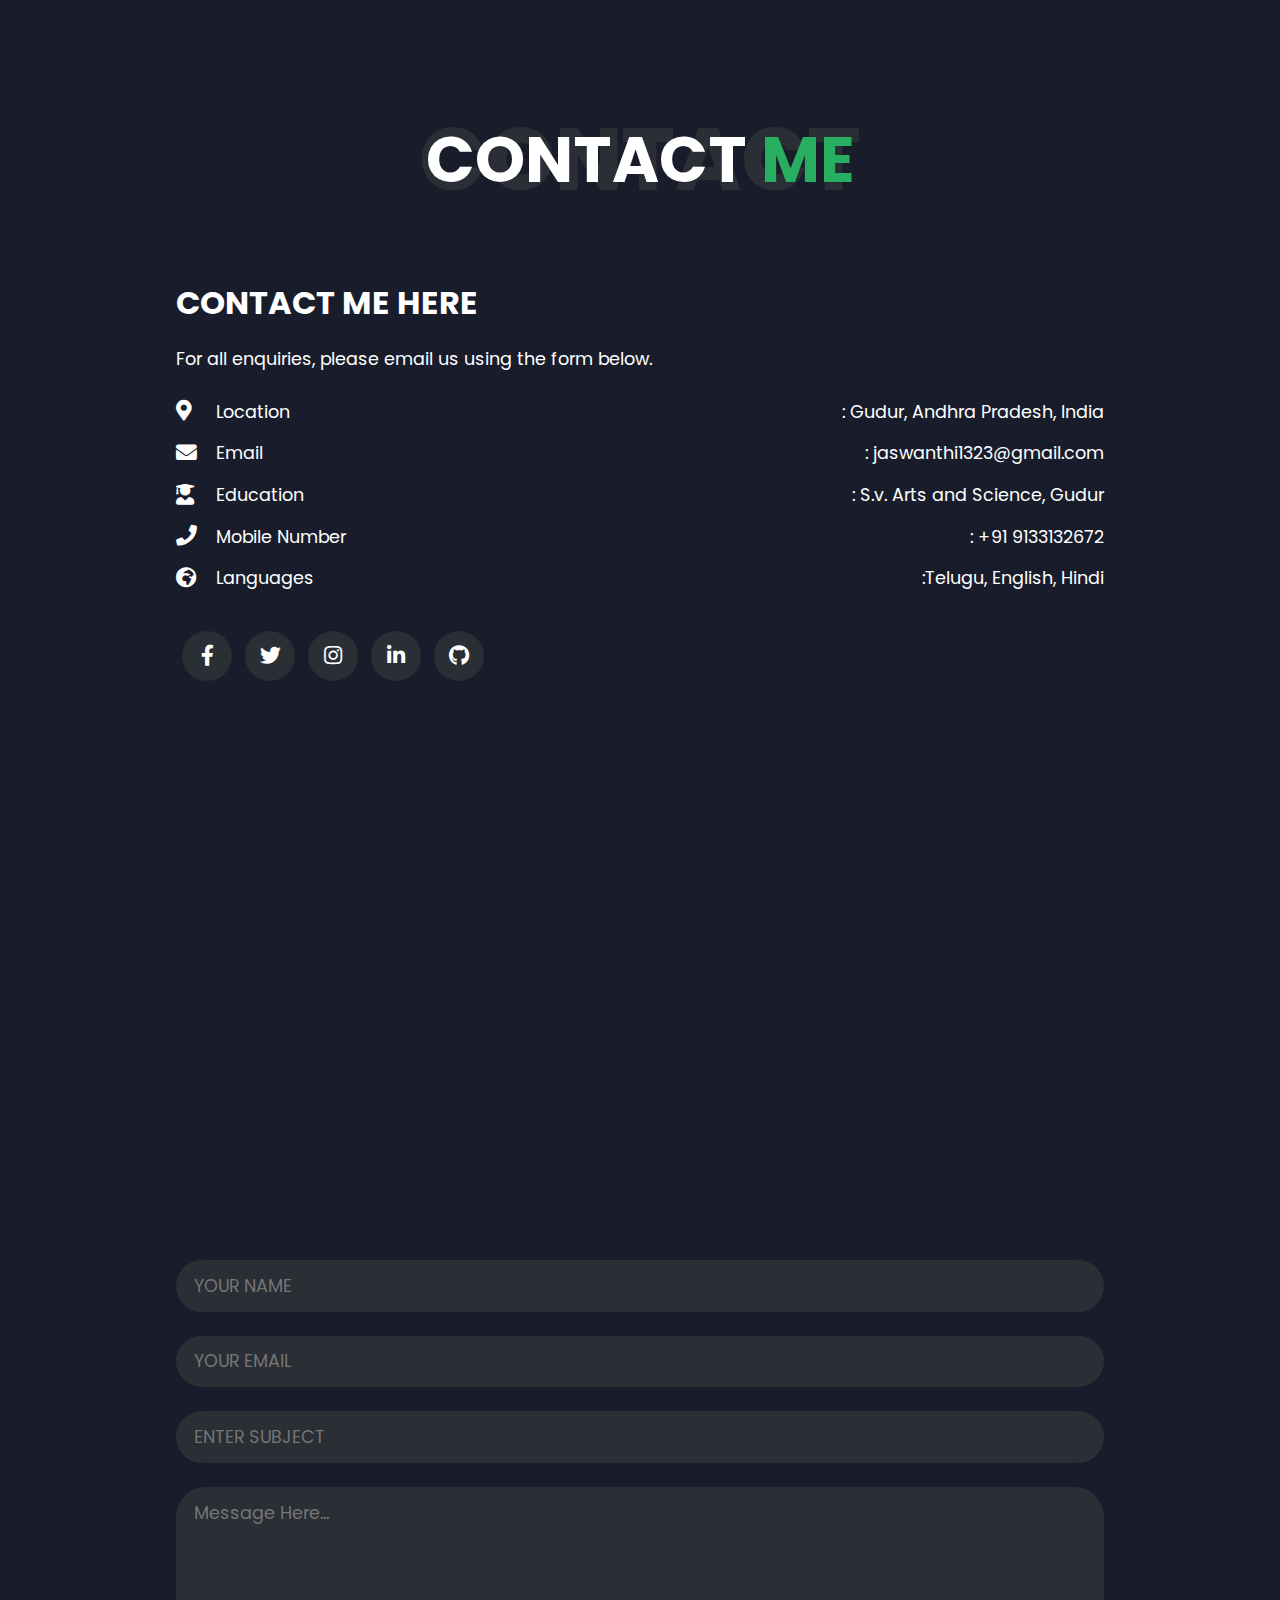
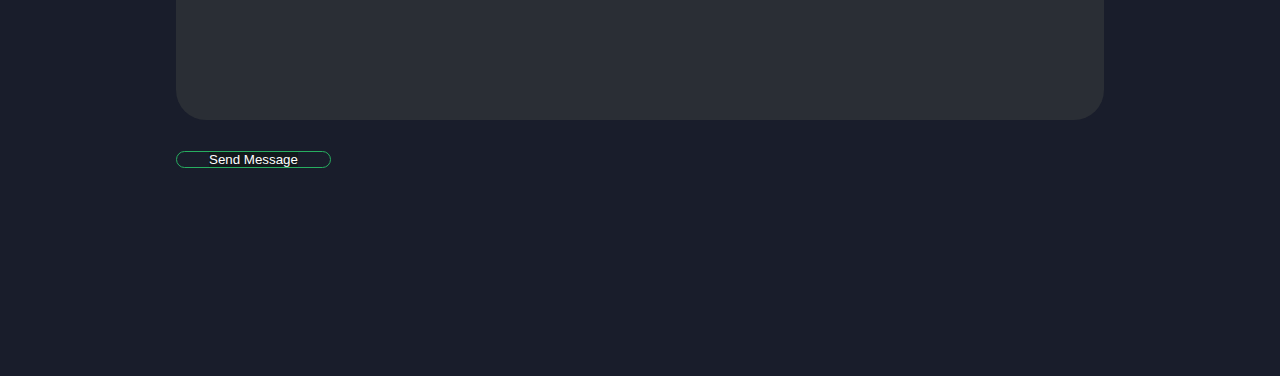
<file: Portfolio-WebApplication/Home Page/Jaswanthi-portfolio/contact.html>
<!DOCTYPE html>
<html lang="en">
    <head>
        <meta charset="UTF-8">
        <meta http-equiv="X-UA-Compatible" content="IE=edge">
        <meta name="viewport" content="width=device-width, initial-scale=1.0">
        <title>Portfolio</title>
        <link rel="stylesheet" href="contactstyle.css">
        <link rel="preconnect" href="https://fonts.googleapis.com">
        <link rel="preconnect" href="https://fonts.gstatic.com" crossorigin>
        <link rel="stylesheet" href="https://cdnjs.cloudflare.com/ajax/libs/font-awesome/5.15.4/css/all.min.css" integrity="sha512-1ycn6IcaQQ40/MKBW2W4Rhis/DbILU74C1vSrLJxCq57o941Ym01SwNsOMqvEBFlcgUa6xLiPY/NS5R+E6ztJQ==" crossorigin="anonymous" referrerpolicy="no-referrer" />
        <link href="https://fonts.googleapis.com/css2?family=Poppins:wght@400;500;600;700;800&display=swap" rel="stylesheet">
    </head>
<body class="main-content">
    
    <main>
        <section class="container contact" id="contact">
            <div class="contact-container">
                <div class="main-title">
                    <h2>Contact <span>Me</span><span class="bg-text">Contact</span></h2>
                </div>
                <div class="contact-content-con">
                    <div class="left-contact">
                        <h4>Contact me here</h4>
                        <p>
                            For all enquiries, please email us using the form below.
                        </p>
                        <div class="contact-info">
                            <div class="contact-item">
                                <div class="icon">
                                    <i class="fas fa-map-marker-alt"></i>
                                    <span>Location</span>
                                </div>
                                <p>
                                    : Gudur, Andhra Pradesh, India
                                </p>
                            </div>
                            <div class="contact-item">
                                <div class="icon">
                                    <i class="fas fa-envelope"></i>
                                    <span>Email</span>
                                </div>
                                <p>
                                    <span>: jaswanthi1323@gmail.com</span>
                                </p>
                            </div>
                            <div class="contact-item">
                                <div class="icon">
                                    <i class="fas fa-user-graduate"></i>
                                    <span>Education</span>
                                </div>
                                <p>
                                    <span>: S.v. Arts and Science, Gudur</span>
                                </p>
                            </div>
                            <div class="contact-item">
                                <div class="icon">
                                    <i class="fas fa-phone"></i>
                                    <span>Mobile Number</span>
                                </div>
                                <p>
                                    <span>: +91 9133132672</span>
                                </p>
                            </div>
                            <div class="contact-item">
                                <div class="icon">
                                    <i class="fas fa-globe-africa"></i>
                                    <span>Languages</span>
                                </div>
                                <p>
                                    <span>:Telugu, English, Hindi</span>
                                </p>
                            </div>
                        </div>
                        <div class="contact-icons">
                            <div class="contact-icon">
                                <a href="https://www.facebook.com/jaswanthi.lokku.5" target="_blank">
                                    <i class="fab fa-facebook-f"></i>
                                </a>
                                <a href="https://twitter.com/jaswanthilokku" target="_blank">
                                   <i class="fab fa-twitter"></i>
                               </a>
                               <a href="https://instagram.com/lokku_jaswanthi?igshid=YmMyMTA2M2Y=" target="_blank">
                                   <i class="fab fa-instagram"></i>
                               </a>
                               <a href="https://www.linkedin.com/in/jaswanthi-lokku-7b6861227" target="_blank">
                                   <i class="fab fa-linkedin-in"></i>
                               </a>
                               <a href="https://github.com/jaswanthilokku" target="_blank">
                                   <i class="fab fa-github"></i>
                               </a>
                            </div>
                        </div>
                        <br>
                        <iframe class="map" src="https://www.google.com/maps/embed?pb=!1m14!1m12!1m3!1d62178.00830150528!2d77.45329232697807!3d13.091230640294743!2m3!1f0!2f0!3f0!3m2!1i1024!2i768!4f13.1!5e0!3m2!1sen!2sin!4v1654667576718!5m2!1sen!2sin" width="600" height="450" style="border:0;" allowfullscreen="" loading="lazy" referrerpolicy="no-referrer-when-downgrade"></iframe>
                    </div>
                    <div class="right-contact">
                        <form action="" id="form" class="contact-form" method="get">
                            <div class="input-control i-c-2">
                                <input type="text"  required placeholder="YOUR NAME" name="name" id="name">
                                <input type="email" required placeholder="YOUR EMAIL" name="email" id="email">
                            </div>
                            <div class="input-control">
                                <input type="text" required placeholder="ENTER SUBJECT" name="subject" id="subject">
                            </div>
                            <div class="input-control">
                                <textarea name="" id="message" required cols="15" rows="8" placeholder="Message Here..."></textarea>
                            </div>
                            <div class="submit-btn">
                                <a href="#" class="main-btn">
                                    <span class="btn-text"><button type="submit" class="btns-text" onclick="submittion()" id="submit">Send Message</button></span>
                                </a>
                            </div>
                        </form>
                    </div>
                </div>
            </div>
        </section>
</main>
<script>
    function submittion(){
            alert("Submitted successfully");
        }
 </script>
</body>
</html>
</file>
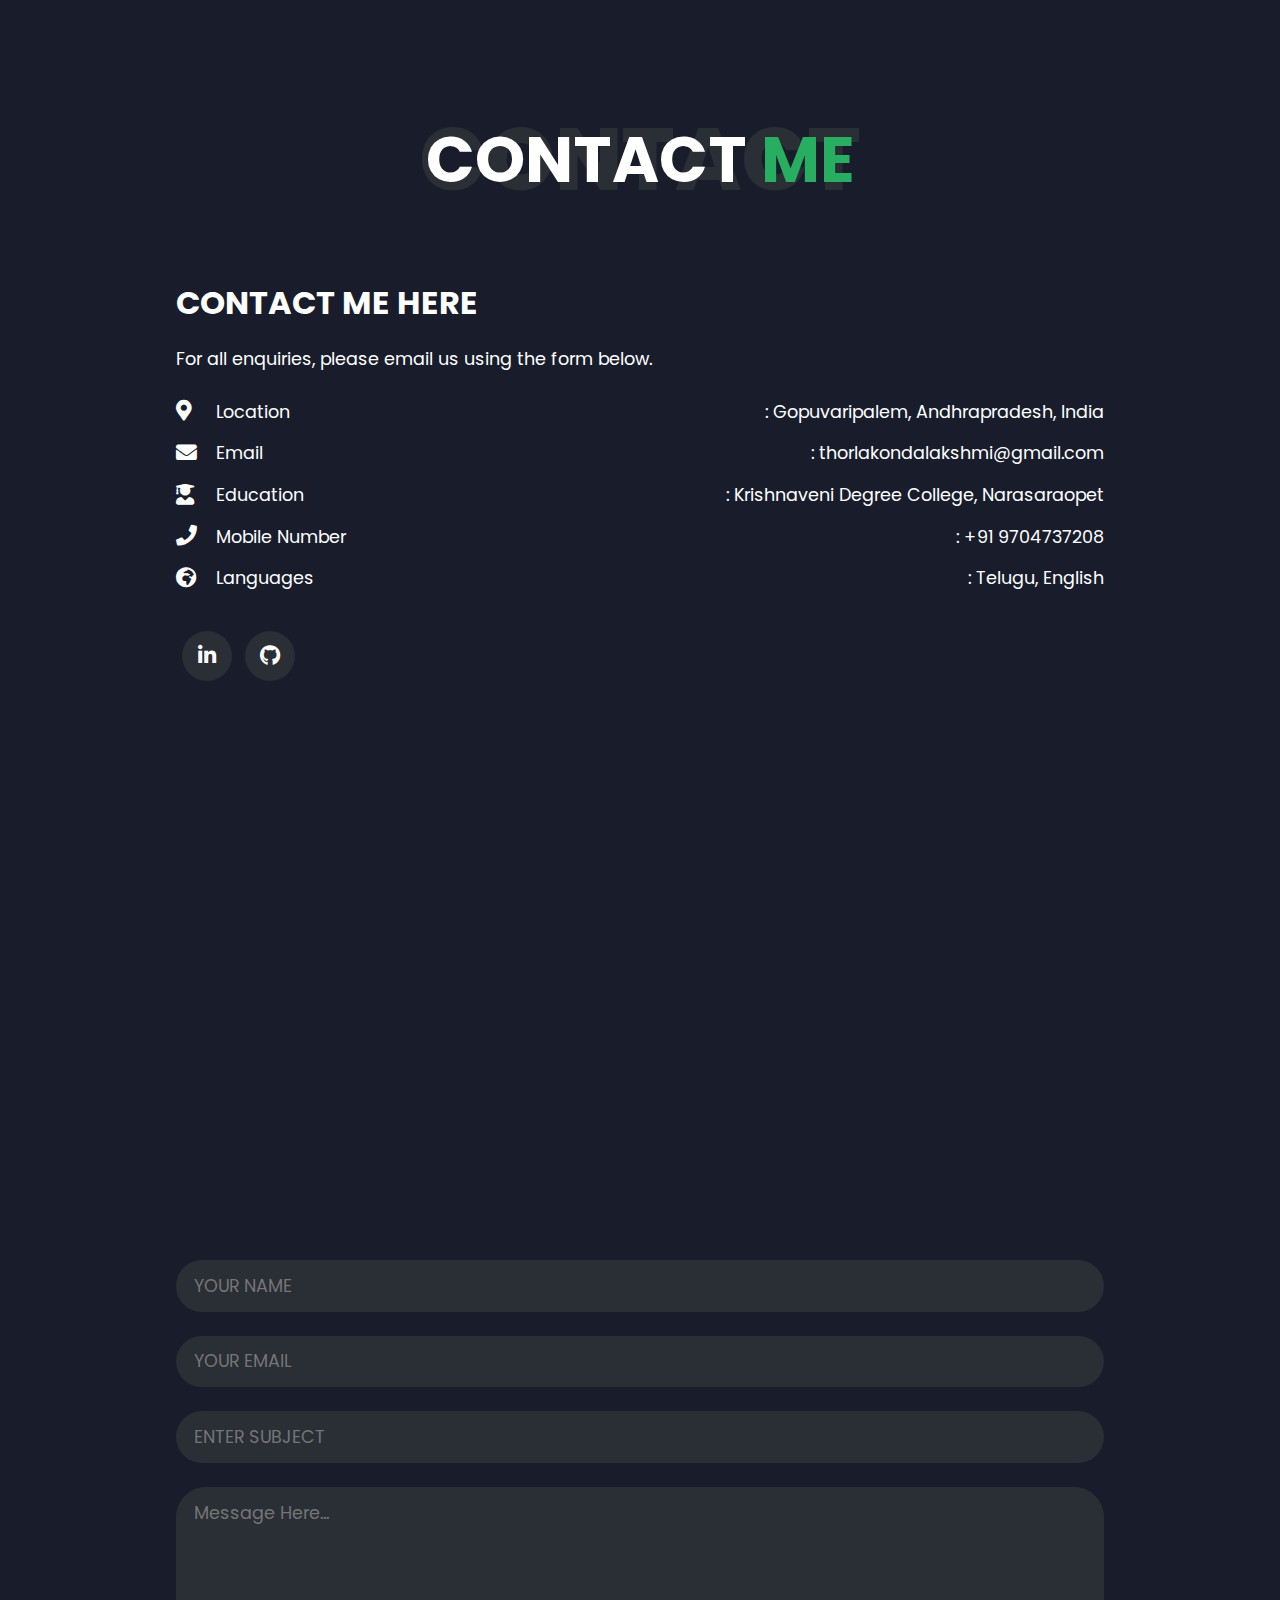
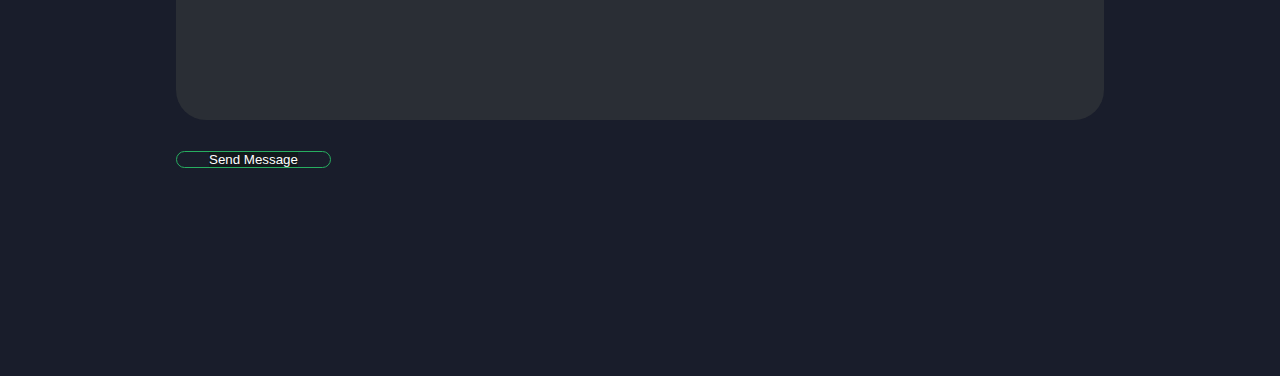
<file: Portfolio-WebApplication/Home Page/lakshmiPortfolio/contact.html>
<!DOCTYPE html>
<html lang="en">
    <head>
        <meta charset="UTF-8">
        <meta http-equiv="X-UA-Compatible" content="IE=edge">
        <meta name="viewport" content="width=device-width, initial-scale=1.0">
        <title>Portfolio</title>
        <link rel="stylesheet" href="contactstyle.css">
        <link rel="preconnect" href="https://fonts.googleapis.com">
        <link rel="preconnect" href="https://fonts.gstatic.com" crossorigin>
        <link rel="stylesheet" href="https://cdnjs.cloudflare.com/ajax/libs/font-awesome/5.15.4/css/all.min.css" integrity="sha512-1ycn6IcaQQ40/MKBW2W4Rhis/DbILU74C1vSrLJxCq57o941Ym01SwNsOMqvEBFlcgUa6xLiPY/NS5R+E6ztJQ==" crossorigin="anonymous" referrerpolicy="no-referrer" />
        <link href="https://fonts.googleapis.com/css2?family=Poppins:wght@400;500;600;700;800&display=swap" rel="stylesheet">
    </head>
<body class="main-content">
    
    <main>
        <section class="container contact" id="contact">
            <div class="contact-container">
                <div class="main-title">
                    <h2>Contact <span>Me</span><span class="bg-text">Contact</span></h2>
                </div>
                <div class="contact-content-con">
                    <div class="left-contact">
                        <h4>Contact me here</h4>
                        <p>
                            For all enquiries, please email us using the form below.
                        </p>
                        <div class="contact-info">
                            <div class="contact-item">
                                <div class="icon">
                                    <i class="fas fa-map-marker-alt"></i>
                                    <span>Location</span>
                                </div>
                                <p>
                                    : Gopuvaripalem, Andhrapradesh, India
                                </p>
                            </div>
                            <div class="contact-item">
                                <div class="icon">
                                    <i class="fas fa-envelope"></i>
                                    <span>Email</span>
                                </div>
                                <p>
                                    <span>: thorlakondalakshmi@gmail.com</span>
                                </p>
                            </div>
                            <div class="contact-item">
                                <div class="icon">
                                    <i class="fas fa-user-graduate"></i>
                                    <span>Education</span>
                                </div>
                                <p>
                                    <span>: Krishnaveni Degree College, Narasaraopet</span>
                                </p>
                            </div>
                            <div class="contact-item">
                                <div class="icon">
                                    <i class="fas fa-phone"></i>
                                    <span>Mobile Number</span>
                                </div>
                                <p>
                                    <span>: +91 9704737208</span>
                                </p>
                            </div>
                            <div class="contact-item">
                                <div class="icon">
                                    <i class="fas fa-globe-africa"></i>
                                    <span>Languages</span>
                                </div>
                                <p>
                                    <span>: Telugu, English </span>
                                </p>
                            </div>
                        </div>
                        <div class="contact-icons">
                            <div class="contact-icon">
                               
                               <a href="https://www.linkedin.com/in/Lakshmi Thorlakonda-9066bb216/" target="_blank">
                                   <i class="fab fa-linkedin-in"></i>
                               </a>
                               <a href="https://github.com/Lakshmi-T/Lakshmi" target="_blank">
                                   <i class="fab fa-github"></i>
                               </a>
                            </div>
                        </div>
                        <br>
                        <iframe class="map" src="https://www.google.com/maps/embed?pb=!1m14!1m12!1m3!1d62178.00830150528!2d77.45329232697807!3d13.091230640294743!2m3!1f0!2f0!3f0!3m2!1i1024!2i768!4f13.1!5e0!3m2!1sen!2sin!4v1654667576718!5m2!1sen!2sin" width="600" height="450" style="border:0;" allowfullscreen="" loading="lazy" referrerpolicy="no-referrer-when-downgrade"></iframe>
                    </div>
                    <div class="right-contact">
                        <form action="" id="form" class="contact-form" method="get">
                            <div class="input-control i-c-2">
                                <input type="text"  required placeholder="YOUR NAME" name="name" id="name">
                                <input type="email" required placeholder="YOUR EMAIL" name="email" id="email">
                            </div>
                            <div class="input-control">
                                <input type="text" required placeholder="ENTER SUBJECT" name="subject" id="subject">
                            </div>
                            <div class="input-control">
                                <textarea name="" id="message" cols="15" rows="8" placeholder="Message Here..."></textarea>
                            </div>
                            <div class="submit-btn">
                                <a href="#" class="main-btn">
                                    <span class="btn-text"><button type="submit" class="btns-text" onclick="submittion()" id="submit">Send Message</button></span>
                                </a>
                            </div>
                        </form>
                    </div>
                </div>
            </div>
        </section>
</main>
<script>
    function submittion(){
            alert("Submitted successfully");
        }
 </script>
</body>
</html>
</file>
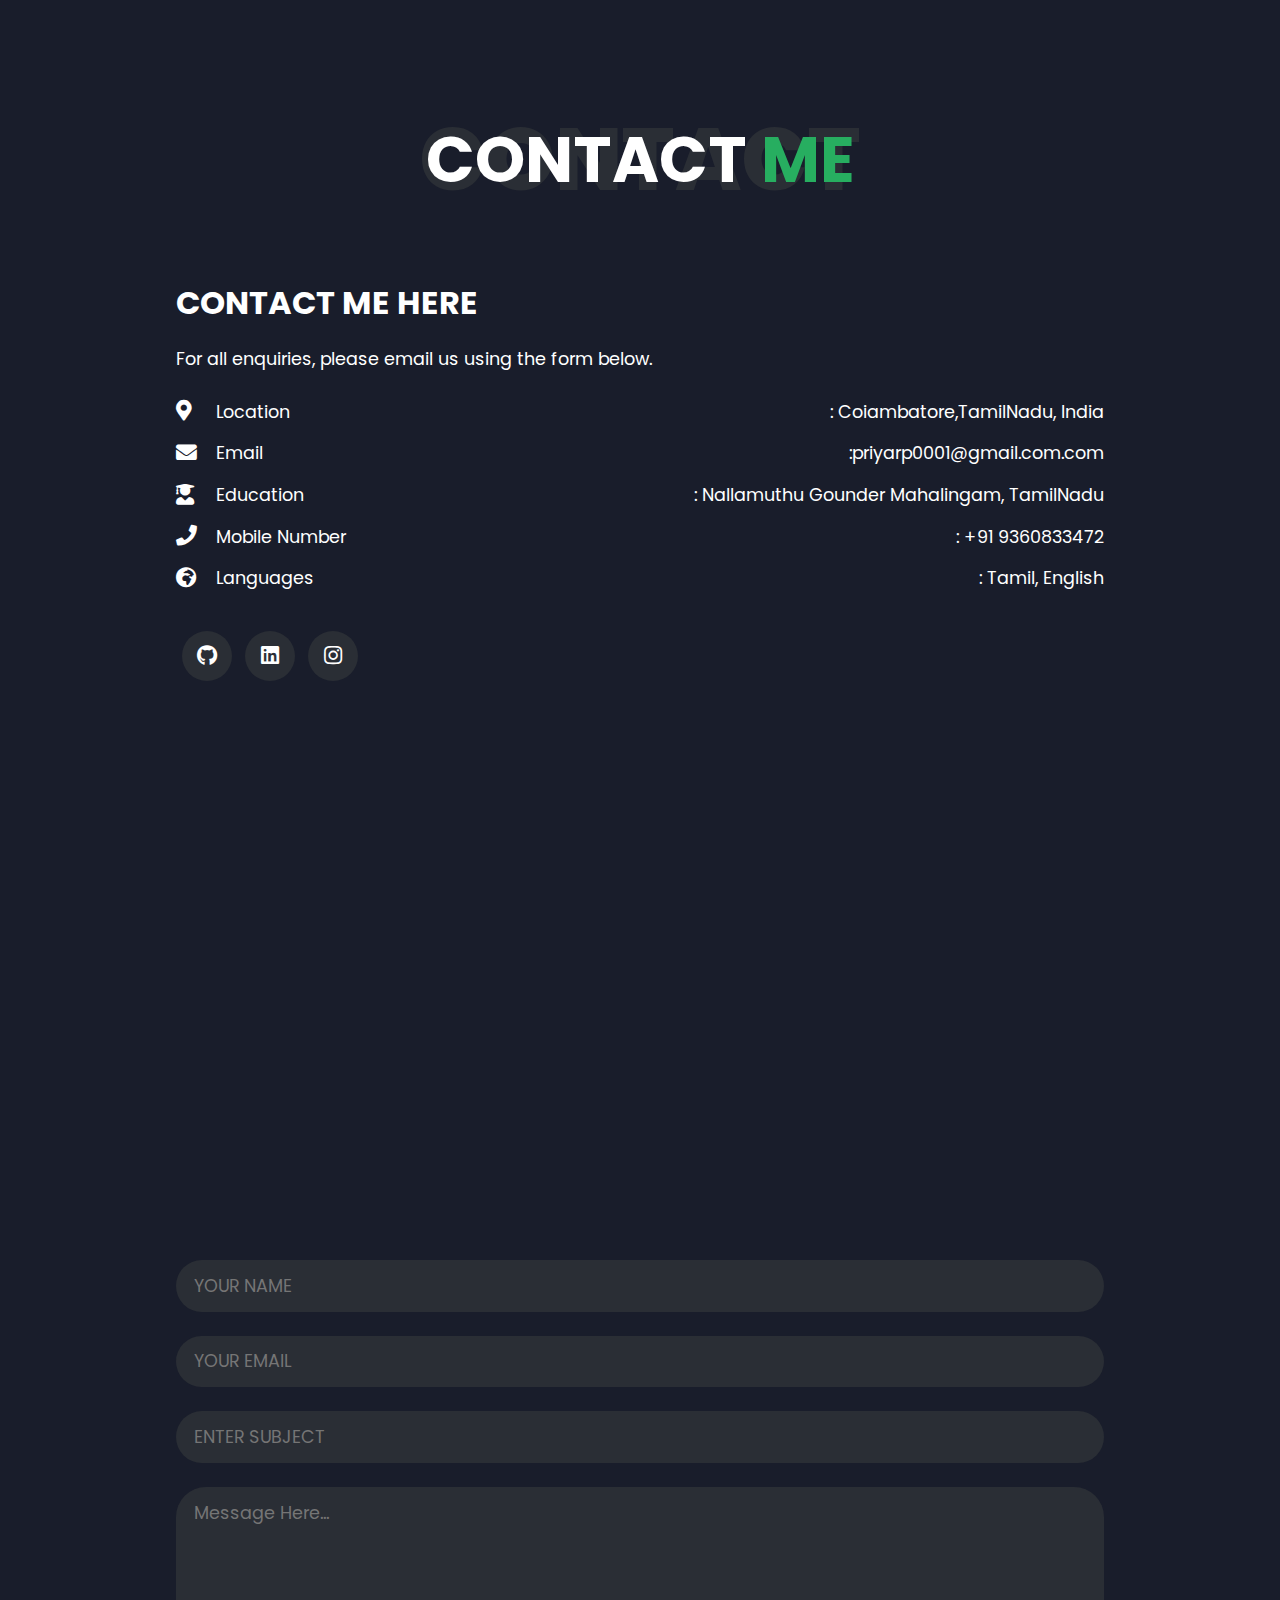
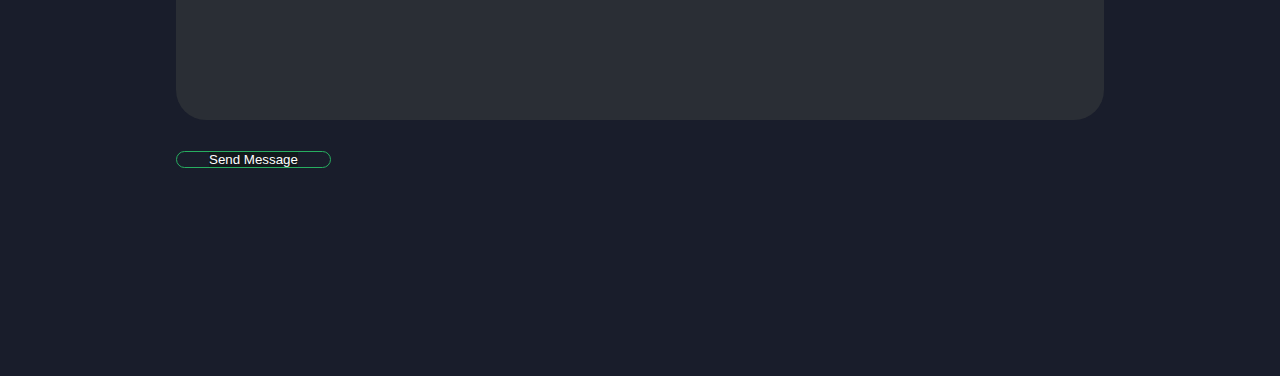
<file: Portfolio-WebApplication/Home Page/priyangaPortfolio/contact.html>
<!DOCTYPE html>
<html lang="en">
    <head>
        <meta charset="UTF-8">
        <meta http-equiv="X-UA-Compatible" content="IE=edge">
        <meta name="viewport" content="width=device-width, initial-scale=1.0">
        <title>Portfolio</title>
        <link rel="stylesheet" href="contactstyle.css">
        <link rel="preconnect" href="https://fonts.googleapis.com">
        <link rel="preconnect" href="https://fonts.gstatic.com" crossorigin>
        <link rel="stylesheet" href="https://cdnjs.cloudflare.com/ajax/libs/font-awesome/5.15.4/css/all.min.css" integrity="sha512-1ycn6IcaQQ40/MKBW2W4Rhis/DbILU74C1vSrLJxCq57o941Ym01SwNsOMqvEBFlcgUa6xLiPY/NS5R+E6ztJQ==" crossorigin="anonymous" referrerpolicy="no-referrer" />
        <link href="https://fonts.googleapis.com/css2?family=Poppins:wght@400;500;600;700;800&display=swap" rel="stylesheet">
    </head>
<body class="main-content">
    
    <main>
        <section class="container contact" id="contact">
            <div class="contact-container">
                <div class="main-title">
                    <h2>Contact <span>Me</span><span class="bg-text">Contact</span></h2>
                </div>
                <div class="contact-content-con">
                    <div class="left-contact">
                        <h4>Contact me here</h4>
                        <p>
                            For all enquiries, please email us using the form below.
                        </p>
                        <div class="contact-info">
                            <div class="contact-item">
                                <div class="icon">
                                    <i class="fas fa-map-marker-alt"></i>
                                    <span>Location</span>
                                </div>
                                <p>
                                    : Coiambatore,TamilNadu, India
                                </p>
                            </div>
                            <div class="contact-item">
                                <div class="icon">
                                    <i class="fas fa-envelope"></i>
                                    <span>Email</span>
                                </div>
                                <p>
                                    <span>:priyarp0001@gmail.com.com</span>
                                </p>
                            </div>
                            <div class="contact-item">
                                <div class="icon">
                                    <i class="fas fa-user-graduate"></i>
                                    <span>Education</span>
                                </div>
                                <p>
                                    <span>: Nallamuthu Gounder Mahalingam, TamilNadu</span>
                                </p>
                            </div>
                            <div class="contact-item">
                                <div class="icon">
                                    <i class="fas fa-phone"></i>
                                    <span>Mobile Number</span>
                                </div>
                                <p>
                                    <span>: +91 9360833472</span>
                                </p>
                            </div>
                            <div class="contact-item">
                                <div class="icon">
                                    <i class="fas fa-globe-africa"></i>
                                    <span>Languages</span>
                                </div>
                                <p>
                                    <span>: Tamil, English</span>
                                </p>
                            </div>
                        </div>
                        <div class="contact-icons">
                            <div class="contact-icon">
                               
                                
                                <a href="https://github.com/itspriyaa" class="icon">
                                    <i class="fab fa-github"></i>
                                </a>
                                <a href="https://www.linkedin.com/in/priyanga-ravichandran-385a85234/" class="icon">
                                    <i class="fab fa-linkedin"></i>
                                </a>
                                
                                    <a href="https://www.instagram.com/invites/contact/?i=db3583w9bq3c&utm_content=3aolfd3" class="icon">
                                        <i class="fab fa-instagram"></i>
                                </a>
                               
                              
                            </div>
                        </div>
                        <br>
                        <iframe class="map" src="https://www.google.com/maps/embed?pb=!1m14!1m12!1m3!1d62178.00830150528!2d77.45329232697807!3d13.091230640294743!2m3!1f0!2f0!3f0!3m2!1i1024!2i768!4f13.1!5e0!3m2!1sen!2sin!4v1654667576718!5m2!1sen!2sin" width="600" height="450" style="border:0;" allowfullscreen="" loading="lazy" referrerpolicy="no-referrer-when-downgrade"></iframe>
                    </div>
                    <div class="right-contact">
                        <form action="" id="form" class="contact-form" method="get">
                            <div class="input-control i-c-2">
                                <input type="text" required placeholder="YOUR NAME" name="name" id="name">
                                <input type="email" required placeholder="YOUR EMAIL" name="email" id="email">
                            </div>
                            <div class="input-control">
                                <input type="text" required placeholder="ENTER SUBJECT" name="subject" id="subject">
                            </div>
                            <div class="input-control">
                                <textarea name="message" required id="message" cols="15" rows="8" placeholder="Message Here..."></textarea>
                            </div>
                            <div class="submit-btn">
                                <a href="#" class="main-btn">
                                    <span class="btn-text"><button type="submit" class="btns-text" onclick="submittion()" id="submit">Send Message</button></span>
                                </a>
                            </div>
                        </form>
                    </div>
                </div>
            </div>
        </section>
</main>
<script>
    function submittion(){
            alert("Submitted successfully");
        }
 </script>
</body>
</html>
</file>
<file: Portfolio-WebApplication/Home Page/style.css>
@import url('https://fonts.googleapis.com/css2?family=K2D:wght@300&family=Poppins&display=swap');

*{
    margin: 0;
    padding: 0;
    box-sizing: border-box;
    font-family: 'K2D', sans-serif;
}
body{
    display: flex;
    justify-content: center;
    align-items: center;
    height: 100vh;
    background: url("./pic22.jpg");
    height: 100vh;
    background-size: cover;
    background-position: center;
}
.card{
    position: relative;
    background: url(./rahulportfolio.jpg);
    border-radius: 20px;
    height: 570px;
    width: 350px;
    box-shadow: 0 5px 10px rgba(0, 0, 0, 0.1);
}
.card .card-content{
    display: flex;
    flex-direction: column;
    align-items: center;
    padding: 20px;
    position: relative;
    z-index: 100;
}
section{
    position: relative;
    width: 450px;
    width: 1075px;
    display: flex;
    align-items: center;
}
section .card .image{
    height: 140px;
    width: 140px;
    border-radius: 50%;
    padding: 3px;
    background: #fff;
    box-shadow: 0px -1px 4px 2px rgba(0, 0, 0, 0.25);
    margin-top: 40px;
}
section .card .image img{
    height: 100%;
    width: 100%;
    object-fit: cover;
    border-radius: 50%;
    border: 3px solid #fff;
}
.box1{
    position: absolute;
    width: 100%;
    height: 25%;
    border-radius: 20px 20px 0 0;
    background: linear-gradient(106.32deg, #f3a60f 14.23%, rgba(255, 25, 25, 0) 139.97%);
}
.box2{
    position: absolute;
    width: 100%;
    height: 25%;
    border-radius: 20px 20px 0 0;
    background: linear-gradient(106.32deg, #5495e9 14.23%, rgba(255, 25, 25, 0) 139.97%);
}
.box3{
    position: absolute;
    width: 100%;
    height: 25%;
    border-radius: 20px 20px 0 0;
    background: linear-gradient(106.32deg, #e2378d 14.23%, rgba(255, 25, 25, 0) 139.97%);
}
.box4{
    position: absolute;
    width: 100%;
    height: 25%;
    border-radius: 20px 20px 0 0;
    background: linear-gradient(106.32deg, #2be253 14.23%, rgba(255, 25, 25, 0) 139.97%);
}
.box5{
    position: absolute;
    width: 100%;
    height: 25%;
    border-radius: 20px 20px 0 0;
    background: linear-gradient(106.32deg, #e26b1b 14.23%, rgba(255, 25, 25, 0) 139.97%);
}
.box6{
    position: absolute;
    width: 100%;
    height: 25%;
    border-radius: 20px 20px 0 0;
    background: linear-gradient(106.32deg, #0fb2f3 14.23%, rgba(255, 25, 25, 0) 139.97%);
}
.card .media-icons{
    position: absolute;
    top: 10px;
    right: 20px;
    display: flex;
    flex-direction: column;
    align-items: center;
}
.card .media-icons i{
    color: #fff;
    opacity: 0.7;
    margin-top: 20px;
    transition: all 0.3s ease;
    cursor: pointer;
}
.card .media-icons i:hover{
    opacity: 1;
}
.card .name-profession{
    display: flex;
    flex-direction: column;
    align-items: center;
    margin-top: 5px;
}
.name-profession .name{
    font-size: 20px;
    font-weight: 600;
    color: #222;
}
.name-profession .profession{
    font-size: 15px;
    font-weight: 500;
    color: #333;
}
.card .rating{
    display: flex;
    align-items: center;
    margin-top: 18px;
}
.card .rating i{
    font-size: 18px;
    margin: 0 2px;
    color: orange;
}
section .card .about{
    display: flex;
    text-align: center;
    color: #444;
    margin-top: 0px;
    margin-bottom: 0px;
    padding-left: 0%;
}
.card button{
    width: 100%;
    display: flex;
    justify-content: space-around;
    margin-top: 20px;
}
.card .b1 button{
    background: green;
}
.card .b2 button{
    background: rgb(128, 73, 0);
}
.card .b3 button{
    background: rgb(4, 159, 197);
}
.card .b4 button{
    background: rgb(4, 180, 71);
}
.card .b5 button{
    background: rgb(35, 2, 153);
}
.card .b6 button{
    background: rgb(190, 3, 144);
}
.card .button button{
    outline: none;
    border: none;
    color: #fff;
    padding: 8px 22px;
    border-radius: 5px;
    font-size: 14px;
    transition: all 0.3s ease;
    cursor: pointer;
} 
.card .button button:hover{
    opacity: 0.8;
}
.swiper-pagination{
    position: absolute;
    top: 580px;
}
.swiper-pagination-bullet{
    height: 10px;
    width: 15px;
    border-radius: 25px;
    background: #5703dd;
}
.swiper-buton-next, .swiper-button-prev{
    opacity: 0.7;
    color: #4e11dd;
    transition: all 0.3s ease;
}
.swiper-buton-next:hover, .swiper-button-prev:hover{
    opacity: 1;
    color: #4e11dd;

}
</file>
<file: Portfolio-WebApplication/Registration Form/style.css>
/* ===== Google Font Import - Poppins ===== */
@import url('https://fonts.googleapis.com/css2?family=Poppins:wght@200;300;400;500;600&display=swap');
*{
    margin: 0;
    padding: 0;
    box-sizing: border-box;
    font-family: 'Poppins', sans-serif;
}
body{
    min-height: 100vh;
    display: flex;
    align-items: center;
    justify-content: center;
    background:url(./reg\ form\ bg.jpg) center/cover no-repeat;
    
}
.container{
    position: relative;
    max-width: 900px;
    width: 100%;
    height: 100%;
    border-radius: 6px;
    padding: 20px;
    margin: 0 15px 20px;
    background: url(./pexels-henry-&-co-1939485.jpg) center/cover no-repeat;
    box-shadow: 0 5px 10px rgba(0,0,0,0.1);
}
.container header{
    position: relative;
    font-size: 20px;
    font-weight: 600;
    color: #333;
}
.container header::before{
    content: "";
    position: absolute;
    left: 0;
    bottom: -2px;
    height: 3px;
    width: 27px;
    border-radius: 8px;
    background: url(./pexels-henry-&-co-1939485.jpg);
}
.container form{
    position: relative;
    margin-top: 20px;
    min-height: 500px;
    overflow: hidden;
}
.container form .form{
    position: absolute;
    background: url(./pexels-henry-&-co-1939485.jpg) center/cover no-repeat;
    transition: 0.3s ease;
}
.container form .form.second{
    opacity: 0;
    pointer-events: none;
    transform: translateX(100%);
}
form.secActive .form.second{
    opacity: 1;
    pointer-events: auto;
    transform: translateX(0);
}
form.secActive .form.first{
    opacity: 0;
    pointer-events: none;
    transform: translateX(-100%);
}
.container form .title{
    display: block;
    margin-bottom: 8px;
    font-size: 20px;
    font-weight: 500;
    margin: 6px 0;
    color: #333;
}
.container form .fields{
    display: flex;
    align-items: center;
    justify-content: space-between;
    flex-wrap: wrap;
}
form .fields .input-field{
    display: flex;
    width: calc(100% / 3 - 15px);
    flex-direction: column;
    margin: 4px 0;
}
.input-field label{
    font-size: 16px;
    font-weight: 500;
    color: #2e2e2e;
}
.input-field input, select{
    outline: none;
    font-size: 14px;
    font-weight: 400;
    color: #333;
    border-radius: 5px;
    border: 1px solid #aaa;
    padding: 0 15px;
    height: 42px;
    margin: 8px 0;
}
.input-field input :focus,
.input-field select:focus{
    box-shadow: 0 3px 6px rgba(0,0,0,0.13);
}
.input-field select,
.input-field input[type="date"]{
    color: #707070;
}
.input-field input[type="date"]:valid{
    color: #333;
}
.container form button{
    align-items: center;
    justify-content: center;
    height: 45px;
    max-width: 300px;
    width: 100%;
    text-align: center;
    border: none;
    outline: none;
    color: #fff;
    border-radius: 5px;
    margin-top: 20px;
    margin-left: 45px;
    margin-right: 80px;
    background-color: #3cbb71;
    transition: all 0.3s linear;
    cursor: pointer;
}
.form-col-right  button{
    display: block;
    align-items: center;
    justify-content: center;
    height: 45px;
    max-width: 200px;
    align-content: center;
    width: 100%;
    text-align: center;
    border: none;
    outline: none;
    color: #fff;
    font-size: 18px;
    border-radius: 5px;
    margin-left: 40px;
    margin-bottom: 10px;
    background-color: #3cbb71;
    transition: all 0.3s linear;
    cursor: pointer;
}
.form-col-right h2{
    color: rgb(9, 155, 52);
    letter-spacing: 2px;
    padding: 1rem 0;
    opacity: 0.9;
}
.form-col-right{
    border-radius: 5px;
    background: url(./pexels-henry-&-co-1939485.jpg) center/cover no-repeat;
    margin-top: 100px;
}
.container form .btnText{
    font-size: 18px;
    font-weight: 400;
}
form button:hover{
    background-color: #6082e0;
}
form button i,
form .backBtn i{
    margin: 0 6px;
}
form .backBtn i{
    transform: rotate(180deg);
}
form .buttons{
    display: flex;
    align-items: center;
}
form .buttons button , .backBtn{
    margin-right: 14px;
}


@media (max-width: 750px) {
    .container form{
        overflow-y: scroll;
    }
    .container form::-webkit-scrollbar{
       display: none;
    }
    form .fields .input-field{
        width: calc(100% / 2 - 15px);
    }
}

@media (max-width: 550px) {
    form .fields .input-field{
        width: 100%;
    }
}
</file>
<file: Portfolio-WebApplication/Home Page/bhavaniPortfolio/styles.css>
* {
  margin: 0;
  padding: 0;
  box-sizing: border-box;
  list-style: none;
}

:root {
  --color-primary: #191d2b;
  --color-secondary: #27AE60;
  --color-white: #FFFFFF;
  --color-black: #000;
  --color-grey0: #f8f8f8;
  --color-grey-1: #dbe1e8;
  --color-grey-2: #b2becd;
  --color-grey-3: #6c7983;
  --color-grey-4: #454e56;
  --color-grey-5: #2a2e35;
  --color-grey-6: #12181b;
  --br-sm-2: 14px;
  --box-shadow-1: 0 3px 15px rgba(0,0,0,.3);
}

.light-mode {
  --color-primary: #FFFFFF;
  --color-secondary: #F56692;
  --color-white: #454e56;
  --color-black: #000;
  --color-grey0: #f8f8f8;
  --color-grey-1: #6c7983;
  --color-grey-2: #6c7983;
  --color-grey-3: #6c7983;
  --color-grey-4: #454e56;
  --color-grey-5: #f8f8f8;
  --color-grey-6: #12181b;
}

body {
  background-color: var(--color-primary);
  font-family: "Poppins", sans-serif;
  font-size: 1.1rem;
  color: var(--color-white);
  transition: all 0.4s ease-in-out;
}

a {
  display: inline-block;
  text-decoration: none;
  color: inherit;
  font-family: inherit;
}

header {
  min-height: 100vh;
  color: var(--color-white);
  overflow: hidden;
  padding: 0 !important;
}

section {
  min-height: 100vh;
  width: 100%;
  position: absolute;
  left: 0;
  top: 0;
  padding: 3rem 18rem;
}

.container {
  display: none;
  transform: translateY(-100%) scale(0);
  transition: all 0.4s ease-in-out;
  background-color: var(--color-primary);
}

.active {
  display: block;
  animation: appear 1s ease-in-out;
  transform: translateY(0) scaleY(1);
}
@keyframes appear {
  0% {
    transform: translateY(-100%) scaleY(0);
  }
  100% {
    transform: translateY(0) scaleY(1);
  }
}

.controls {
  position: fixed;
  z-index: 10;
  top: 50%;
  right: 3%;
  display: flex;
  flex-direction: column;
  align-items: center;
  justify-content: center;
  transform: translateY(-50%);
}
.controls .control {
  padding: 1rem;
  cursor: pointer;
  background-color: var(--color-grey-4);
  width: 55px;
  height: 55px;
  border-radius: 50%;
  display: flex;
  justify-content: center;
  align-items: center;
  margin: 0.7rem 0;
  box-shadow: var(--box-shadow-1);
}
.controls .control i {
  font-size: 1.2rem;
  color: var(--color-grey-2);
  pointer-events: none;
}
.controls .active-btn {
  background-color: var(--color-secondary);
  transition: all 0.4s ease-in-out;
}
.controls .active-btn i {
  color: var(--color-white);
}

.theme-btn {
  top: 5%;
  right: 3%;
  width: 70px;
  height: 70px;
  border-radius: 50%;
  background-color: var(--color-grey-4);
  cursor: pointer;
  position: fixed;
  display: flex;
  justify-content: center;
  align-items: center;
  box-shadow: 0 3px 15px rgba(0, 0, 0, 0.3);
  transition: all 0.1s ease-in-out;
}
.theme-btn:active {
  transform: translateY(-3px);
}
.theme-btn i {
  font-size: 1.4rem;
  color: var(--color-grey-2);
  pointer-events: none;
}

/*Header-content*/
.header-content {
  display: grid;
  grid-template-columns: repeat(2, 1fr);
  min-height: 100vh;
}
.header-content .left-header {
  display: flex;
  align-items: center;
  position: relative;
}
.header-content .left-header .h-shape {
  transition: all 0.4s ease-in-out;
  width: 65%;
  height: 100%;
  background-color: var(--color-secondary);
  position: absolute;
  left: 0;
  top: 0;
  z-index: -1;
  clip-path: polygon(0 0, 46% 0, 79% 100%, 0% 100%);
}
.header-content .left-header .image {
  border-radius: var(--br-sm-2);
  height: 90%;
  width: 68%;
  margin-left: 4rem;
  background-color: var(--color-black);
  transition: all 0.4s ease-in-out;
}
.header-content .left-header .image img {
  width: 100%;
  height: 100%;
  object-fit: cover;
  transition: all 0.4s ease-in-out;
  filter: grayscale(100%);
}
.header-content .left-header .image img:hover {
  filter: grayscale(0);
}
.header-content .right-header {
  display: flex;
  flex-direction: column;
  justify-content: center;
  padding-right: 18rem;
}
.header-content .right-header .name {
  font-size: 3rem;
}
.header-content .right-header .name span {
  color: var(--color-secondary);
}
.header-content .right-header p {
  margin: 1.5rem 0;
  line-height: 2rem;
}

/*About*/
.about-container {
  display: grid;
  grid-template-columns: repeat(2, 1fr);
  padding-top: 3.5rem;
  padding-bottom: 5rem;
}
.about-container .right-about {
  display: grid;
  grid-template-columns: repeat(2, 1fr);
  grid-gap: 2rem;
}
.about-container .right-about .about-item {
  border: 1px solid var(--color-grey-5);
  border-radius: 5px;
  transition: all 0.4s ease-in-out;
  box-shadow: 1px 2px 15px rgba(0, 0, 0, 0.1);
}
.about-container .right-about .about-item:hover {
  cursor: default;
  transform: translateY(-5px);
  border: 1px solid var(--color-secondary);
  box-shadow: 1px 4px 15px rgba(0, 0, 0, 0.32);
}
.about-container .right-about .about-item .abt-text {
  padding: 1.5rem;
  display: flex;
  flex-direction: column;
}
.about-container .right-about .about-item .abt-text .large-text {
  font-size: 3rem;
  font-weight: 700;
  color: var(--color-secondary);
}
.about-container .right-about .about-item .abt-text .small-text {
  padding-left: 3rem;
  position: relative;
  text-transform: uppercase;
  font-size: 1.2rem;
  color: var(--color-grey-1);
  letter-spacing: 2px;
}
.about-container .right-about .about-item .abt-text .small-text::before {
  content: "";
  position: absolute;
  left: 0;
  top: 15px;
  width: 2rem;
  height: 2px;
  background-color: var(--color-grey-5);
}
.about-container .left-about {
  padding-right: 5rem;
}
.about-container .left-about p {
  line-height: 2rem;
  padding: 1rem;
  color: var(--color-grey-1);
}
.about-container .left-about h4 {
  font-size: 2rem;
  text-transform: uppercase;
}

.about-stats {
  padding-bottom: 4rem;
}
.about-stats .progress-bars {
  display: grid;
  grid-template-columns: repeat(2, 1fr);
  grid-gap: 2rem;
}
.about-stats .progress-bars .progress-bar {
  display: flex;
  flex-direction: column;
}
.about-stats .progress-bars .progress-bar .prog-title {
  text-transform: uppercase;
  font-weight: 500;
}
.about-stats .progress-bars .progress-bar .progress-con {
  display: flex;
  align-items: center;
}
.about-stats .progress-bars .progress-bar .progress-con .prog-text {
  color: var(--color-grey-2);
}
.about-stats .progress-bars .progress-bar .progress-con .progress {
  width: 100%;
  height: 0.45rem;
  background-color: var(--color-grey-4);
  margin-left: 1rem;
  position: relative;
}
.about-stats .progress-bars .progress-bar .progress-con .progress span {
  position: absolute;
  top: 0;
  left: 0;
  height: 100%;
  background-color: var(--color-secondary);
  transition: all 0.4s ease-in-out;
  width: 60%;
}
.about-stats .progress-bars .progress-bar .progress-con .progress .html {
  width: 90%;
}
.about-stats .progress-bars .progress-bar .progress-con .progress .css {
  width: 85%;
}
.about-stats .progress-bars .progress-bar .progress-con .progress .js {
  width: 75%;
}
.about-stats .progress-bars .progress-bar .progress-con .progress .java {
  width: 78%;
}
.about-stats .progress-bars .progress-bar .progress-con .progress .mysql {
  width: 85%;
}
.about-stats .progress-bars .progress-bar .progress-con .progress .ds {
  width: 70%;
}
.about-stats .progress-bars .progress-bar .progress-con .progress .bs {
  width: 80%;
}
.about-stats .progress-bars .progress-bar .progress-con .progress .angular {
  width: 65%;
}
.about-stats .progress-bars .progress-bar .progress-con .progress .sb {
  width: 60%;
}
.about-stats .progress-bars .progress-bar .progress-con .progress .c {
  width: 75%;
}

.stat-title {
  text-transform: uppercase;
  font-size: 1.4rem;
  text-align: center;
  padding: 3.5rem 0;
  position: relative;
}
.stat-title::before {
  content: "";
  position: absolute;
  left: 50%;
  top: 0;
  width: 40%;
  height: 1px;
  background-color: var(--color-grey-5);
  transform: translateX(-50%);
}

/*Timeline*/
.timeline {
  display: grid;
  grid-template-columns: repeat(2, 1fr);
  grid-gap: 2rem;
  padding-bottom: 3rem;
}
.timeline .timeline-item {
  position: relative;
  padding-left: 3rem;
  border-left: 1px solid var(--color-grey-5);
}
.timeline .timeline-item .tl-icon {
  position: absolute;
  left: -27px;
  top: 0;
  background-color: var(--color-secondary);
  width: 50px;
  height: 50px;
  border-radius: 50%;
  display: flex;
  align-items: center;
  justify-content: center;
}
.timeline .timeline-item .tl-icon i {
  font-size: 1.3rem;
}
.timeline .timeline-item .tl-duration {
  padding: 0.2rem 0.6rem;
  background-color: var(--color-grey-5);
  border-radius: 15px;
  display: inline-block;
  font-size: 0.8rem;
  text-transform: uppercase;
  font-weight: 500;
}
.timeline .timeline-item h5 {
  padding: 1rem 0;
  text-transform: uppercase;
  font-size: 1.3rem;
  font-weight: 600;
}
.timeline .timeline-item h5 span {
  color: var(--color-grey-2);
  font-weight: 500;
  font-size: 1.2rem;
}
.timeline .timeline-item p {
  color: var(--color-grey-2);
}

.port-text {
  padding: 2rem 0;
  text-align: center;
}

.portfolios {
  display: grid;
  grid-template-columns: repeat(3, 1fr);
  grid-gap: 2rem;
  margin-top: 3rem;
}
.portfolios .portfolio-item {
  position: relative;
  border-radius: 15px;
}
.portfolios .portfolio-item img {
  width: 100%;
  height: 300px;
  object-fit: cover;
  border-radius: 15px;
}
.portfolios .portfolio-item .hover-items {
  width: 100%;
  height: 100%;
  background-color: var(--color-secondary);
  position: absolute;
  left: 0;
  top: 0;
  border-radius: 15px;
  display: flex;
  justify-content: center;
  align-items: center;
  flex-direction: column;
  opacity: 0;
  transform: scale(0);
  transition: all 0.4s ease-in-out;
}
.portfolios .portfolio-item .hover-items h3 {
  font-size: 1.5rem;
  color: var(--color-white);
  margin-bottom: 1.5rem;
}
.portfolios .portfolio-item .hover-items .icons {
  display: flex;
  justify-content: center;
  align-items: center;
}
.portfolios .portfolio-item .hover-items .icons .icon {
  background-color: var(--color-primary);
  border-radius: 50%;
  width: 50px;
  height: 50px;
  display: flex;
  align-items: center;
  justify-content: center;
  margin: 0 1rem;
  cursor: pointer;
  transition: all 0.4s ease-in-out;
}
.portfolios .portfolio-item .hover-items .icons .icon i {
  font-size: 1.5rem;
  color: var(--color-white);
  margin: 0 1rem;
}
.portfolios .portfolio-item .hover-items .icons .icon:hover {
  background-color: var(--color-white);
}
.portfolios .portfolio-item .hover-items .icons .icon:hover i {
  color: var(--color-primary);
}

.portfolio-item:hover .hover-items {
  opacity: 1;
  transform: scale(1);
}

.blogs {
  display: grid;
  grid-template-columns: repeat(3, 1fr);
  grid-gap: 2rem;
  margin-top: 3rem;
}
.blogs .blog {
  position: relative;
  background-color: var(--color-grey-5);
  border-radius: 5px;
  box-shadow: 1px 1px 20px rgba(0, 0, 0, 0.1);
  transition: all 0.4s ease-in-out;
}
.blogs .blog:hover {
  box-shadow: 1px 1px 20px rgba(0, 0, 0, 0.3);
  transform: translateY(-5px);
  transition: all 0.4s ease-in-out;
}
.blogs .blog:hover img {
  filter: grayscale(0);
  transform: scale(1.1);
  box-shadow: 0px 4px 15px rgba(0, 0, 0, 0.8);
}
.blogs .blog img {
  width: 100%;
  height: 300px;
  object-fit: cover;
  border-top-left-radius: 5px;
  border-top-right-radius: 5px;
  filter: grayscale(100%);
  transition: all 0.4s ease-in-out;
}
.blogs .blog .blog-text {
  margin-top: -7px;
  padding: 1.1rem;
  border-top: 8px solid var(--color-secondary);
}
.blogs .blog .blog-text h4 {
  font-size: 1.5rem;
  margin-bottom: 0.7rem;
  transition: all 0.4s ease-in-out;
  cursor: pointer;
}
.blogs .blog .blog-text h4:hover {
  color: var(--color-secondary);
}
.blogs .blog .blog-text p {
  color: var(--color-grey-2);
  line-height: 2rem;
  padding-bottom: 1rem;
}

.contact-content-con {
  display: flex;
  padding-top: 3.5rem;
}
.contact-content-con .left-contact {
  flex: 2;
}
.contact-content-con .left-contact h4 {
  margin-top: 1rem;
  font-size: 2rem;
  text-transform: uppercase;
}
.contact-content-con .left-contact p {
  margin: 1rem 0;
  line-height: 2rem;
}
.contact-content-con .left-contact .contact-info .contact-item {
  display: flex;
  align-items: center;
  justify-content: space-between;
}
.contact-content-con .left-contact .contact-info .contact-item p {
  margin: 0.3rem 0 !important;
  padding: 0 !important;
}
.contact-content-con .left-contact .contact-info .contact-item .icon {
  display: grid;
  grid-template-columns: 40px 1fr;
}
.contact-content-con .left-contact .contact-info .contact-item .icon i {
  display: flex;
  align-items: center;
  font-size: 1.3rem;
}
.contact-content-con .left-contact .contact-icon {
  display: flex;
  margin-top: 2rem;
}
.contact-content-con .left-contact .contact-icon a {
  display: flex;
  align-items: center;
  color: var(--color-white);
  background-color: var(--color-grey-5);
  cursor: pointer;
  justify-content: center;
  width: 50px;
  height: 50px;
  border-radius: 50%;
  margin: 0 0.4rem;
  transition: all 0.4s ease-in-out;
}
.contact-content-con .left-contact .contact-icon a:hover {
  background-color: var(--color-secondary);
}
.contact-content-con .left-contact .contact-icon a:hover i {
  color: var(--color-primary);
}
.contact-content-con .left-contact .contact-icon a i {
  display: flex;
  align-items: center;
  justify-content: center;
  font-size: 1.3rem;
}
.contact-content-con .left-contact iframe {
  margin: 1rem 0;
  line-height: 2rem;
  border-radius: 2rem;
}

.contact-content-con .right-contact {
  flex: 3;
  margin-left: 3rem;
}
.contact-content-con .right-contact .input-control {
  margin: 1.5rem 0;
}
.contact-content-con .right-contact .input-control input, .contact-content-con .right-contact .input-control textarea {
  border-radius: 30px;
  font-weight: inherit;
  font-size: inherit;
  font-family: inherit;
  padding: 0.8rem 1.1rem;
  outline: none;
  border: none;
  background-color: var(--color-grey-5);
  width: 100%;
  color: var(--color-white);
  resize: none;
}
.contact-content-con .right-contact .i-c-2 {
  display: flex;
}
.contact-content-con .right-contact .i-c-2 :last-child {
  margin-left: 1.5rem;
}
.contact-content-con .right-contact .submit-btn {
  display: flex;
  justify-content: flex-start;
  
}
.contact-content-con .right-contact .submit-btn .main-btn .btn-text .btns-text {
  display: flex;
  justify-content: flex-start;
  background-color: var(--color-grey-6);
  color: #FFFFFF;
  border: none;
}

/*Independed components*/
.btn-con {
  display: flex;
  align-self: flex-start;
}

.main-btn {
  border-radius: 30px;
  color: inherit;
  font-weight: 600;
  position: relative;
  border: 1px solid var(--color-secondary);
  display: flex;
  align-self: flex-start;
  align-items: center;
  overflow: hidden;
}
.main-btn .btn-text {
  padding: 0 2rem;
}
.main-btn .btn-icon {
  background-color: var(--color-secondary);
  display: flex;
  align-items: center;
  justify-content: center;
  border-radius: 50%;
  padding: 1rem;
}
.main-btn::before {
  content: "";
  position: absolute;
  top: 0;
  right: 0;
  transform: translateX(100%);
  transition: all 0.4s ease-out;
  z-index: -1;
}
.main-btn:hover {
  transition: all 0.4s ease-out;
}
.main-btn:hover::before {
  width: 100%;
  height: 100%;
  background-color: var(--color-secondary);
  transform: translateX(0);
  transition: all 0.4s ease-out;
}

.main-title {
  text-align: center;
}
.main-title h2 {
  position: relative;
  text-transform: uppercase;
  font-size: 4rem;
  font-weight: 700;
}
.main-title h2 span {
  color: var(--color-secondary);
}
.main-title h2 .bg-text {
  position: absolute;
  top: 50%;
  left: 50%;
  color: var(--color-grey-5);
  transition: all 0.4s ease-in-out;
  z-index: -1;
  transform: translate(-50%, -50%);
  font-weight: 800;
  font-size: 6.3rem;
}

.about-container .left-about p {
  padding-left: 0;
}

@media screen and (max-width: 600px) {
  header {
    padding: 0 !important;
  }

  .theme-btn {
    width: 50px;
    height: 50px;
  }

  .header-content {
    grid-template-columns: repeat(1, 1fr);
    padding-bottom: 6rem;
  }

  .left-header .h-shape {
    display: none;
  }

  .right-header {
    grid-row: 1;
    padding-right: 0rem !important;
    width: 90%;
    margin: 0 auto;
  }
  .right-header .name {
    font-size: 2.5rem !important;
    text-align: center;
    padding-top: 3rem;
  }

  .header-content .left-header .image {
    margin: 0 auto;
    width: 90%;
  }

  .controls {
    top: auto;
    bottom: 0;
    flex-direction: row;
    justify-content: center;
    left: 50%;
    transform: translateX(-50%);
    width: 100%;
    background-color: var(--color-grey-5);
  }
  .controls .control {
    margin: 1rem 0.3rem;
  }

  .about-container {
    grid-template-columns: repeat(1, 1fr);
  }
  .about-container .right-about {
    grid-template-columns: repeat(1, 1fr);
    padding-top: 2.5rem;
  }
  .about-container .left-about {
    padding-right: 0;
  }
  .about-container .left-about p {
    padding-left: 0;
  }

  .timeline {
    grid-template-columns: repeat(1, 1fr);
    padding-bottom: 6rem;
  }

  .container {
    padding: 2rem 2.5rem !important;
  }

  .about-stats .progress-bars {
    grid-template-columns: repeat(1, 1fr);
  }

  .portfolios {
    grid-template-columns: repeat(1, 1fr);
    padding-bottom: 6rem;
    margin-top: 1rem;
  }

  .blogs {
    grid-template-columns: repeat(1, 1fr);
    padding-bottom: 6rem;
  }

  .contact-content-con {
    flex-direction: column;
  }
  .contact-content-con .right-contact {
    margin-left: 0;
    margin-top: 2.5rem;
  }

  .contact-content-con .right-contact .i-c-2 {
    flex-direction: column;
  }

  .contact-content-con .right-contact .i-c-2 :last-child {
    margin-left: 0;
    margin-top: 1.5rem;
  }

  .contact-content-con .right-contact {
    margin-bottom: 6rem;
  }

  .contact-item {
    flex-direction: column;
    margin: 1rem 0;
  }
  .contact-item p {
    font-size: 15px;
    color: var(--color-grey-2);
  }
  .contact-item span {
    font-size: 15px;
  }
  .contact-item .icon {
    grid-template-columns: 25px 1fr;
  }

  .main-title h2 {
    font-size: 2rem;
  }
  .main-title h2 span {
    font-size: 2.3rem;
  }
  .main-title h2 .bg-text {
    font-size: 2.3rem;
  }
}
@media screen and (max-width: 1432px) {
  .container {
    padding: 7rem 11rem;
  }

  .contact-content-con {
    flex-direction: column;
  }
  .contact-content-con .right-contact {
    margin-left: 0;
    margin-top: 2.5rem;
  }

  .contact-content-con .right-contact .i-c-2 {
    flex-direction: column;
  }

  .contact-content-con .right-contact .i-c-2 :last-child {
    margin-left: 0;
    margin-top: 1.5rem;
  }

  .contact-content-con .right-contact {
    margin-bottom: 6rem;
  }

  .main-title h2 .bg-text {
    font-size: 5.5rem;
  }
}
@media screen and (max-width: 1250px) {
  .blogs {
    grid-template-columns: repeat(2, 1fr);
    margin-top: 6rem;
  }

  .portfolios {
    grid-template-columns: repeat(2, 1fr);
  }

  .header-content .right-header {
    padding-right: 9rem;
  }
}
@media screen and (max-width: 660px) {
  .blogs {
    grid-template-columns: repeat(1, 1fr);
  }

  .portfolios {
    grid-template-columns: repeat(1, 1fr);
  }
}
@media screen and (max-width: 1070px) {
  .about-container {
    grid-template-columns: repeat(1, 1fr);
  }
  .about-container .right-about {
    padding-top: 2.5rem;
  }

  .main-title h2 {
    font-size: 4rem;
  }
  .main-title h2 span {
    font-size: 4rem;
  }
  .main-title h2 .bg-text {
    font-size: 4.5rem;
  }
}
@media screen and (max-width: 970px) {
  .container {
    padding: 7rem 6rem;
  }

  .about-container .left-about {
    padding-right: 0rem;
  }

  .header-content {
    grid-template-columns: repeat(1, 1fr);
    padding-bottom: 6rem;
  }

  .left-header .h-shape {
    display: none;
  }
  .left-header .image {
    width: 90% !important;
    margin: 0 auto !important;
  }

  .right-header {
    grid-row: 1;
    padding-right: 0rem !important;
    width: 90%;
    margin: 0 auto;
  }
  .right-header .name {
    font-size: 2.5rem !important;
    text-align: center;
    padding-top: 3rem;
  }
}
@media screen and (max-width: 700px) {
  .container {
    padding: 7rem 3rem;
  }

  .about-stats .progress-bars {
    grid-template-columns: repeat(1, 1fr);
  }

  .about-container .right-about {
    grid-template-columns: repeat(1, 1fr);
  }

  .timeline {
    grid-template-columns: repeat(1, 1fr);
  }

  .main-title h2 {
    font-size: 3rem;
  }
  .main-title h2 span {
    font-size: 3rem;
  }
  .main-title h2 .bg-text {
    font-size: 4rem;
  }
}

/*# sourceMappingURL=styles.css.map */
</file>
<file: Portfolio-WebApplication/Home Page/Jaswanthi-portfolio/styles.css>
* {
    margin: 0;
    padding: 0;
    box-sizing: border-box;
    list-style: none;
  }
  
  :root {
    --color-primary: #191d2b;
    --color-secondary: #27AE60;
    --color-white: #FFFFFF;
    --color-black: #000;
    --color-grey0: #f8f8f8;
    --color-grey-1: #dbe1e8;
    --color-grey-2: #b2becd;
    --color-grey-3: #6c7983;
    --color-grey-4: #454e56;
    --color-grey-5: #2a2e35;
    --color-grey-6: #12181b;
    --br-sm-2: 14px;
    --box-shadow-1: 0 3px 15px rgba(0,0,0,.3);
  }
  
  .light-mode {
    --color-primary: #FFFFFF;
    --color-secondary: #F56692;
    --color-white: #454e56;
    --color-black: #000;
    --color-grey0: #f8f8f8;
    --color-grey-1: #6c7983;
    --color-grey-2: #6c7983;
    --color-grey-3: #6c7983;
    --color-grey-4: #454e56;
    --color-grey-5: #f8f8f8;
    --color-grey-6: #12181b;
  }
  
  body {
    background-color: var(--color-primary);
    font-family: "Poppins", sans-serif;
    font-size: 1.1rem;
    color: var(--color-white);
    transition: all 0.4s ease-in-out;
  }
  
  a {
    display: inline-block;
    text-decoration: none;
    color: inherit;
    font-family: inherit;
  }
  
  header {
    min-height: 100vh;
    color: var(--color-white);
    overflow: hidden;
    padding: 0 !important;
  }
  
  section {
    min-height: 100vh;
    width: 100%;
    position: absolute;
    left: 0;
    top: 0;
    padding: 3rem 18rem;
  }
  
  .container {
    display: none;
    transform: translateY(-100%) scale(0);
    transition: all 0.4s ease-in-out;
    background-color: var(--color-primary);
  }
  
  .active {
    display: block;
    animation: appear 1s ease-in-out;
    transform: translateY(0) scaleY(1);
  }
  @keyframes appear {
    0% {
      transform: translateY(-100%) scaleY(0);
    }
    100% {
      transform: translateY(0) scaleY(1);
    }
  }
  
  .controls {
    position: fixed;
    z-index: 10;
    top: 50%;
    right: 3%;
    display: flex;
    flex-direction: column;
    align-items: center;
    justify-content: center;
    transform: translateY(-50%);
  }
  .controls .control {
    padding: 1rem;
    cursor: pointer;
    background-color: var(--color-grey-4);
    width: 55px;
    height: 55px;
    border-radius: 50%;
    display: flex;
    justify-content: center;
    align-items: center;
    margin: 0.7rem 0;
    box-shadow: var(--box-shadow-1);
  }
  .controls .control i {
    font-size: 1.2rem;
    color: var(--color-grey-2);
    pointer-events: none;
  }
  .controls .active-btn {
    background-color: var(--color-secondary);
    transition: all 0.4s ease-in-out;
  }
  .controls .active-btn i {
    color: var(--color-white);
  }
  
  .theme-btn {
    top: 5%;
    right: 3%;
    width: 70px;
    height: 70px;
    border-radius: 50%;
    background-color: var(--color-grey-4);
    cursor: pointer;
    position: fixed;
    display: flex;
    justify-content: center;
    align-items: center;
    box-shadow: 0 3px 15px rgba(0, 0, 0, 0.3);
    transition: all 0.1s ease-in-out;
  }
  .theme-btn:active {
    transform: translateY(-3px);
  }
  .theme-btn i {
    font-size: 1.4rem;
    color: var(--color-grey-2);
    pointer-events: none;
  }
  
  /*Header-content*/
  .header-content {
    display: grid;
    grid-template-columns: repeat(2, 1fr);
    min-height: 100vh;
  }
  .header-content .left-header {
    display: flex;
    align-items: center;
    position: relative;
  }
  .header-content .left-header .h-shape {
    transition: all 0.4s ease-in-out;
    width: 65%;
    height: 100%;
    background-color: var(--color-secondary);
    position: absolute;
    left: 0;
    top: 0;
    z-index: -1;
    clip-path: polygon(0 0, 46% 0, 79% 100%, 0% 100%);
  }
  .header-content .left-header .image {
    border-radius: var(--br-sm-2);
    height: 90%;
    width: 68%;
    margin-left: 4rem;
    background-color: var(--color-black);
    transition: all 0.4s ease-in-out;
  }
  .header-content .left-header .image img {
    width: 100%;
    height: 100%;
    object-fit: cover;
    transition: all 0.4s ease-in-out;
    filter: grayscale(100%);
  }
  .header-content .left-header .image img:hover {
    filter: grayscale(0);
  }
  .header-content .right-header {
    display: flex;
    flex-direction: column;
    justify-content: center;
    padding-right: 18rem;
  }
  .header-content .right-header .name {
    font-size: 3rem;
  }
  .header-content .right-header .name span {
    color: var(--color-secondary);
  }
  .header-content .right-header p {
    margin: 1.5rem 0;
    line-height: 2rem;
  }
  
  /*About*/
  .about-container {
    display: grid;
    grid-template-columns: repeat(2, 1fr);
    padding-top: 3.5rem;
    padding-bottom: 5rem;
  }
  .about-container .right-about {
    display: grid;
    grid-template-columns: repeat(2, 1fr);
    grid-gap: 2rem;
  }
  .about-container .right-about .about-item {
    border: 1px solid var(--color-grey-5);
    border-radius: 5px;
    transition: all 0.4s ease-in-out;
    box-shadow: 1px 2px 15px rgba(0, 0, 0, 0.1);
  }
  .about-container .right-about .about-item:hover {
    cursor: default;
    transform: translateY(-5px);
    border: 1px solid var(--color-secondary);
    box-shadow: 1px 4px 15px rgba(0, 0, 0, 0.32);
  }
  .about-container .right-about .about-item .abt-text {
    padding: 1.5rem;
    display: flex;
    flex-direction: column;
  }
  .about-container .right-about .about-item .abt-text .large-text {
    font-size: 3rem;
    font-weight: 700;
    color: var(--color-secondary);
  }
  .about-container .right-about .about-item .abt-text .small-text {
    padding-left: 3rem;
    position: relative;
    text-transform: uppercase;
    font-size: 1.2rem;
    color: var(--color-grey-1);
    letter-spacing: 2px;
  }
  .about-container .right-about .about-item .abt-text .small-text::before {
    content: "";
    position: absolute;
    left: 0;
    top: 15px;
    width: 2rem;
    height: 2px;
    background-color: var(--color-grey-5);
  }
  .about-container .left-about {
    padding-right: 5rem;
  }
  .about-container .left-about p {
    line-height: 2rem;
    padding: 1rem;
    color: var(--color-grey-1);
  }
  .about-container .left-about h4 {
    font-size: 2rem;
    text-transform: uppercase;
  }
  
  .about-stats {
    padding-bottom: 4rem;
  }
  .about-stats .progress-bars {
    display: grid;
    grid-template-columns: repeat(2, 1fr);
    grid-gap: 2rem;
  }
  .about-stats .progress-bars .progress-bar {
    display: flex;
    flex-direction: column;
  }
  .about-stats .progress-bars .progress-bar .prog-title {
    text-transform: uppercase;
    font-weight: 500;
  }
  .about-stats .progress-bars .progress-bar .progress-con {
    display: flex;
    align-items: center;
  }
  .about-stats .progress-bars .progress-bar .progress-con .prog-text {
    color: var(--color-grey-2);
  }
  .about-stats .progress-bars .progress-bar .progress-con .progress {
    width: 100%;
    height: 0.45rem;
    background-color: var(--color-grey-4);
    margin-left: 1rem;
    position: relative;
  }
  .about-stats .progress-bars .progress-bar .progress-con .progress span {
    position: absolute;
    top: 0;
    left: 0;
    height: 100%;
    background-color: var(--color-secondary);
    transition: all 0.4s ease-in-out;
    width: 60%;
  }
  .about-stats .progress-bars .progress-bar .progress-con .progress .html {
    width: 90%;
  }
  .about-stats .progress-bars .progress-bar .progress-con .progress .css {
    width: 85%;
  }
  .about-stats .progress-bars .progress-bar .progress-con .progress .js {
    width: 75%;
  }
  .about-stats .progress-bars .progress-bar .progress-con .progress .java {
    width: 78%;
  }
  .about-stats .progress-bars .progress-bar .progress-con .progress .mysql {
    width: 85%;
  }
  .about-stats .progress-bars .progress-bar .progress-con .progress .ds {
    width: 70%;
  }
  .about-stats .progress-bars .progress-bar .progress-con .progress .bs {
    width: 80%;
  }
  .about-stats .progress-bars .progress-bar .progress-con .progress .angular {
    width: 65%;
  }
  .about-stats .progress-bars .progress-bar .progress-con .progress .sb {
    width: 60%;
  }
  .about-stats .progress-bars .progress-bar .progress-con .progress .c {
    width: 75%;
  }
  
  .stat-title {
    text-transform: uppercase;
    font-size: 1.4rem;
    text-align: center;
    padding: 3.5rem 0;
    position: relative;
  }
  .stat-title::before {
    content: "";
    position: absolute;
    left: 50%;
    top: 0;
    width: 40%;
    height: 1px;
    background-color: var(--color-grey-5);
    transform: translateX(-50%);
  }
  
  /*Timeline*/
  .timeline {
    display: grid;
    grid-template-columns: repeat(2, 1fr);
    grid-gap: 2rem;
    padding-bottom: 3rem;
  }
  .timeline .timeline-item {
    position: relative;
    padding-left: 3rem;
    border-left: 1px solid var(--color-grey-5);
  }
  .timeline .timeline-item .tl-icon {
    position: absolute;
    left: -27px;
    top: 0;
    background-color: var(--color-secondary);
    width: 50px;
    height: 50px;
    border-radius: 50%;
    display: flex;
    align-items: center;
    justify-content: center;
  }
  .timeline .timeline-item .tl-icon i {
    font-size: 1.3rem;
  }
  .timeline .timeline-item .tl-duration {
    padding: 0.2rem 0.6rem;
    background-color: var(--color-grey-5);
    border-radius: 15px;
    display: inline-block;
    font-size: 0.8rem;
    text-transform: uppercase;
    font-weight: 500;
  }
  .timeline .timeline-item h5 {
    padding: 1rem 0;
    text-transform: uppercase;
    font-size: 1.3rem;
    font-weight: 600;
  }
  .timeline .timeline-item h5 span {
    color: var(--color-grey-2);
    font-weight: 500;
    font-size: 1.2rem;
  }
  .timeline .timeline-item p {
    color: var(--color-grey-2);
  }
  
  .port-text {
    padding: 2rem 0;
    text-align: center;
  }
  
  .portfolios {
    display: grid;
    grid-template-columns: repeat(3, 1fr);
    grid-gap: 2rem;
    margin-top: 3rem;
  }
  .portfolios .portfolio-item {
    position: relative;
    border-radius: 15px;
  }
  .portfolios .portfolio-item img {
    width: 100%;
    height: 300px;
    object-fit: cover;
    border-radius: 15px;
  }
  .portfolios .portfolio-item .hover-items {
    width: 100%;
    height: 100%;
    background-color: var(--color-secondary);
    position: absolute;
    left: 0;
    top: 0;
    border-radius: 15px;
    display: flex;
    justify-content: center;
    align-items: center;
    flex-direction: column;
    opacity: 0;
    transform: scale(0);
    transition: all 0.4s ease-in-out;
  }
  .portfolios .portfolio-item .hover-items h3 {
    font-size: 1.5rem;
    color: var(--color-white);
    margin-bottom: 1.5rem;
  }
  .portfolios .portfolio-item .hover-items .icons {
    display: flex;
    justify-content: center;
    align-items: center;
  }
  .portfolios .portfolio-item .hover-items .icons .icon {
    background-color: var(--color-primary);
    border-radius: 50%;
    width: 50px;
    height: 50px;
    display: flex;
    align-items: center;
    justify-content: center;
    margin: 0 1rem;
    cursor: pointer;
    transition: all 0.4s ease-in-out;
  }
  .portfolios .portfolio-item .hover-items .icons .icon i {
    font-size: 1.5rem;
    color: var(--color-white);
    margin: 0 1rem;
  }
  .portfolios .portfolio-item .hover-items .icons .icon:hover {
    background-color: var(--color-white);
  }
  .portfolios .portfolio-item .hover-items .icons .icon:hover i {
    color: var(--color-primary);
  }
  
  .portfolio-item:hover .hover-items {
    opacity: 1;
    transform: scale(1);
  }
  
  .blogs {
    display: grid;
    grid-template-columns: repeat(3, 1fr);
    grid-gap: 2rem;
    margin-top: 3rem;
  }
  .blogs .blog {
    position: relative;
    background-color: var(--color-grey-5);
    border-radius: 5px;
    box-shadow: 1px 1px 20px rgba(0, 0, 0, 0.1);
    transition: all 0.4s ease-in-out;
  }
  .blogs .blog:hover {
    box-shadow: 1px 1px 20px rgba(0, 0, 0, 0.3);
    transform: translateY(-5px);
    transition: all 0.4s ease-in-out;
  }
  .blogs .blog:hover img {
    filter: grayscale(0);
    transform: scale(1.1);
    box-shadow: 0px 4px 15px rgba(0, 0, 0, 0.8);
  }
  .blogs .blog img {
    width: 100%;
    height: 300px;
    object-fit: cover;
    border-top-left-radius: 5px;
    border-top-right-radius: 5px;
    filter: grayscale(100%);
    transition: all 0.4s ease-in-out;
  }
  .blogs .blog .blog-text {
    margin-top: -7px;
    padding: 1.1rem;
    border-top: 8px solid var(--color-secondary);
  }
  .blogs .blog .blog-text h4 {
    font-size: 1.5rem;
    margin-bottom: 0.7rem;
    transition: all 0.4s ease-in-out;
    cursor: pointer;
  }
  .blogs .blog .blog-text h4:hover {
    color: var(--color-secondary);
  }
  .blogs .blog .blog-text p {
    color: var(--color-grey-2);
    line-height: 2rem;
    padding-bottom: 1rem;
  }
  
  .contact-content-con {
    display: flex;
    padding-top: 3.5rem;
  }
  .contact-content-con .left-contact {
    flex: 2;
  }
  .contact-content-con .left-contact h4 {
    margin-top: 1rem;
    font-size: 2rem;
    text-transform: uppercase;
  }
  .contact-content-con .left-contact p {
    margin: 1rem 0;
    line-height: 2rem;
  }
  .contact-content-con .left-contact .contact-info .contact-item {
    display: flex;
    align-items: center;
    justify-content: space-between;
  }
  .contact-content-con .left-contact .contact-info .contact-item p {
    margin: 0.3rem 0 !important;
    padding: 0 !important;
  }
  .contact-content-con .left-contact .contact-info .contact-item .icon {
    display: grid;
    grid-template-columns: 40px 1fr;
  }
  .contact-content-con .left-contact .contact-info .contact-item .icon i {
    display: flex;
    align-items: center;
    font-size: 1.3rem;
  }
  .contact-content-con .left-contact .contact-icon {
    display: flex;
    margin-top: 2rem;
  }
  .contact-content-con .left-contact .contact-icon a {
    display: flex;
    align-items: center;
    color: var(--color-white);
    background-color: var(--color-grey-5);
    cursor: pointer;
    justify-content: center;
    width: 50px;
    height: 50px;
    border-radius: 50%;
    margin: 0 0.4rem;
    transition: all 0.4s ease-in-out;
  }
  .contact-content-con .left-contact .contact-icon a:hover {
    background-color: var(--color-secondary);
  }
  .contact-content-con .left-contact .contact-icon a:hover i {
    color: var(--color-primary);
  }
  .contact-content-con .left-contact .contact-icon a i {
    display: flex;
    align-items: center;
    justify-content: center;
    font-size: 1.3rem;
  }
  .contact-content-con .left-contact iframe {
    margin: 1rem 0;
    line-height: 2rem;
    border-radius: 2rem;
  }
  
  .contact-content-con .right-contact {
    flex: 3;
    margin-left: 3rem;
  }
  .contact-content-con .right-contact .input-control {
    margin: 1.5rem 0;
  }
  .contact-content-con .right-contact .input-control input, .contact-content-con .right-contact .input-control textarea {
    border-radius: 30px;
    font-weight: inherit;
    font-size: inherit;
    font-family: inherit;
    padding: 0.8rem 1.1rem;
    outline: none;
    border: none;
    background-color: var(--color-grey-5);
    width: 100%;
    color: var(--color-white);
    resize: none;
  }
  .contact-content-con .right-contact .i-c-2 {
    display: flex;
  }
  .contact-content-con .right-contact .i-c-2 :last-child {
    margin-left: 1.5rem;
  }
  .contact-content-con .right-contact .submit-btn {
    display: flex;
    justify-content: flex-start;
    
  }
  .contact-content-con .right-contact .submit-btn .main-btn .btn-text .btns-text {
    display: flex;
    justify-content: flex-start;
    background-color: var(--color-grey-6);
    color: #FFFFFF;
    border: none;
  }
  
  /*Independed components*/
  .btn-con {
    display: flex;
    align-self: flex-start;
  }
  
  .main-btn {
    border-radius: 30px;
    color: inherit;
    font-weight: 600;
    position: relative;
    border: 1px solid var(--color-secondary);
    display: flex;
    align-self: flex-start;
    align-items: center;
    overflow: hidden;
  }
  .main-btn .btn-text {
    padding: 0 2rem;
  }
  .main-btn .btn-icon {
    background-color: var(--color-secondary);
    display: flex;
    align-items: center;
    justify-content: center;
    border-radius: 50%;
    padding: 1rem;
  }
  .main-btn::before {
    content: "";
    position: absolute;
    top: 0;
    right: 0;
    transform: translateX(100%);
    transition: all 0.4s ease-out;
    z-index: -1;
  }
  .main-btn:hover {
    transition: all 0.4s ease-out;
  }
  .main-btn:hover::before {
    width: 100%;
    height: 100%;
    background-color: var(--color-secondary);
    transform: translateX(0);
    transition: all 0.4s ease-out;
  }
  
  .main-title {
    text-align: center;
  }
  .main-title h2 {
    position: relative;
    text-transform: uppercase;
    font-size: 4rem;
    font-weight: 700;
  }
  .main-title h2 span {
    color: var(--color-secondary);
  }
  .main-title h2 .bg-text {
    position: absolute;
    top: 50%;
    left: 50%;
    color: var(--color-grey-5);
    transition: all 0.4s ease-in-out;
    z-index: -1;
    transform: translate(-50%, -50%);
    font-weight: 800;
    font-size: 6.3rem;
  }
  
  .about-container .left-about p {
    padding-left: 0;
  }
  
  @media screen and (max-width: 600px) {
    header {
      padding: 0 !important;
    }
  
    .theme-btn {
      width: 50px;
      height: 50px;
    }
  
    .header-content {
      grid-template-columns: repeat(1, 1fr);
      padding-bottom: 6rem;
    }
  
    .left-header .h-shape {
      display: none;
    }
  
    .right-header {
      grid-row: 1;
      padding-right: 0rem !important;
      width: 90%;
      margin: 0 auto;
    }
    .right-header .name {
      font-size: 2.5rem !important;
      text-align: center;
      padding-top: 3rem;
    }
  
    .header-content .left-header .image {
      margin: 0 auto;
      width: 90%;
    }
  
    .controls {
      top: auto;
      bottom: 0;
      flex-direction: row;
      justify-content: center;
      left: 50%;
      transform: translateX(-50%);
      width: 100%;
      background-color: var(--color-grey-5);
    }
    .controls .control {
      margin: 1rem 0.3rem;
    }
  
    .about-container {
      grid-template-columns: repeat(1, 1fr);
    }
    .about-container .right-about {
      grid-template-columns: repeat(1, 1fr);
      padding-top: 2.5rem;
    }
    .about-container .left-about {
      padding-right: 0;
    }
    .about-container .left-about p {
      padding-left: 0;
    }
  
    .timeline {
      grid-template-columns: repeat(1, 1fr);
      padding-bottom: 6rem;
    }
  
    .container {
      padding: 2rem 2.5rem !important;
    }
  
    .about-stats .progress-bars {
      grid-template-columns: repeat(1, 1fr);
    }
  
    .portfolios {
      grid-template-columns: repeat(1, 1fr);
      padding-bottom: 6rem;
      margin-top: 1rem;
    }
  
    .blogs {
      grid-template-columns: repeat(1, 1fr);
      padding-bottom: 6rem;
    }
  
    .contact-content-con {
      flex-direction: column;
    }
    .contact-content-con .right-contact {
      margin-left: 0;
      margin-top: 2.5rem;
    }
  
    .contact-content-con .right-contact .i-c-2 {
      flex-direction: column;
    }
  
    .contact-content-con .right-contact .i-c-2 :last-child {
      margin-left: 0;
      margin-top: 1.5rem;
    }
  
    .contact-content-con .right-contact {
      margin-bottom: 6rem;
    }
  
    .contact-item {
      flex-direction: column;
      margin: 1rem 0;
    }
    .contact-item p {
      font-size: 15px;
      color: var(--color-grey-2);
    }
    .contact-item span {
      font-size: 15px;
    }
    .contact-item .icon {
      grid-template-columns: 25px 1fr;
    }
  
    .main-title h2 {
      font-size: 2rem;
    }
    .main-title h2 span {
      font-size: 2.3rem;
    }
    .main-title h2 .bg-text {
      font-size: 2.3rem;
    }
  }
  @media screen and (max-width: 1432px) {
    .container {
      padding: 7rem 11rem;
    }
  
    .contact-content-con {
      flex-direction: column;
    }
    .contact-content-con .right-contact {
      margin-left: 0;
      margin-top: 2.5rem;
    }
  
    .contact-content-con .right-contact .i-c-2 {
      flex-direction: column;
    }
  
    .contact-content-con .right-contact .i-c-2 :last-child {
      margin-left: 0;
      margin-top: 1.5rem;
    }
  
    .contact-content-con .right-contact {
      margin-bottom: 6rem;
    }
  
    .main-title h2 .bg-text {
      font-size: 5.5rem;
    }
  }
  @media screen and (max-width: 1250px) {
    .blogs {
      grid-template-columns: repeat(2, 1fr);
      margin-top: 6rem;
    }
  
    .portfolios {
      grid-template-columns: repeat(2, 1fr);
    }
  
    .header-content .right-header {
      padding-right: 9rem;
    }
  }
  @media screen and (max-width: 660px) {
    .blogs {
      grid-template-columns: repeat(1, 1fr);
    }
  
    .portfolios {
      grid-template-columns: repeat(1, 1fr);
    }
  }
  @media screen and (max-width: 1070px) {
    .about-container {
      grid-template-columns: repeat(1, 1fr);
    }
    .about-container .right-about {
      padding-top: 2.5rem;
    }
  
    .main-title h2 {
      font-size: 4rem;
    }
    .main-title h2 span {
      font-size: 4rem;
    }
    .main-title h2 .bg-text {
      font-size: 4.5rem;
    }
  }
  @media screen and (max-width: 970px) {
    .container {
      padding: 7rem 6rem;
    }
  
    .about-container .left-about {
      padding-right: 0rem;
    }
  
    .header-content {
      grid-template-columns: repeat(1, 1fr);
      padding-bottom: 6rem;
    }
  
    .left-header .h-shape {
      display: none;
    }
    .left-header .image {
      width: 90% !important;
      margin: 0 auto !important;
    }
  
    .right-header {
      grid-row: 1;
      padding-right: 0rem !important;
      width: 90%;
      margin: 0 auto;
    }
    .right-header .name {
      font-size: 2.5rem !important;
      text-align: center;
      padding-top: 3rem;
    }
  }
  @media screen and (max-width: 700px) {
    .container {
      padding: 7rem 3rem;
    }
  
    .about-stats .progress-bars {
      grid-template-columns: repeat(1, 1fr);
    }
  
    .about-container .right-about {
      grid-template-columns: repeat(1, 1fr);
    }
  
    .timeline {
      grid-template-columns: repeat(1, 1fr);
    }
  
    .main-title h2 {
      font-size: 3rem;
    }
    .main-title h2 span {
      font-size: 3rem;
    }
    .main-title h2 .bg-text {
      font-size: 4rem;
    }
  }
  
  /*# sourceMappingURL=styles.css.map */
</file>
<file: Portfolio-WebApplication/Home Page/lakshmiPortfolio/styles.css>
* {
  margin: 0;
  padding: 0;
  box-sizing: border-box;
  list-style: none;
}

:root {
  --color-primary: #191d2b;
  --color-secondary: #27AE60;
  --color-white: #FFFFFF;
  --color-black: #000;
  --color-grey0: #f8f8f8;
  --color-grey-1: #dbe1e8;
  --color-grey-2: #b2becd;
  --color-grey-3: #6c7983;
  --color-grey-4: #454e56;
  --color-grey-5: #2a2e35;
  --color-grey-6: #12181b;
  --br-sm-2: 14px;
  --box-shadow-1: 0 3px 15px rgba(0,0,0,.3);
}

.light-mode {
  --color-primary: #FFFFFF;
  --color-secondary: #F56692;
  --color-white: #454e56;
  --color-black: #000;
  --color-grey0: #f8f8f8;
  --color-grey-1: #6c7983;
  --color-grey-2: #6c7983;
  --color-grey-3: #6c7983;
  --color-grey-4: #454e56;
  --color-grey-5: #f8f8f8;
  --color-grey-6: #12181b;
}

body {
  background-color: var(--color-primary);
  font-family: "Poppins", sans-serif;
  font-size: 1.1rem;
  color: var(--color-white);
  transition: all 0.4s ease-in-out;
}

a {
  display: inline-block;
  text-decoration: none;
  color: inherit;
  font-family: inherit;
}

header {
  min-height: 100vh;
  color: var(--color-white);
  overflow: hidden;
  padding: 0 !important;
}

section {
  min-height: 100vh;
  width: 100%;
  position: absolute;
  left: 0;
  top: 0;
  padding: 3rem 18rem;
}

.container {
  display: none;
  transform: translateY(-100%) scale(0);
  transition: all 0.4s ease-in-out;
  background-color: var(--color-primary);
}

.active {
  display: block;
  animation: appear 1s ease-in-out;
  transform: translateY(0) scaleY(1);
}
@keyframes appear {
  0% {
    transform: translateY(-100%) scaleY(0);
  }
  100% {
    transform: translateY(0) scaleY(1);
  }
}

.controls {
  position: fixed;
  z-index: 10;
  top: 50%;
  right: 3%;
  display: flex;
  flex-direction: column;
  align-items: center;
  justify-content: center;
  transform: translateY(-50%);
}
.controls .control {
  padding: 1rem;
  cursor: pointer;
  background-color: var(--color-grey-4);
  width: 55px;
  height: 55px;
  border-radius: 50%;
  display: flex;
  justify-content: center;
  align-items: center;
  margin: 0.7rem 0;
  box-shadow: var(--box-shadow-1);
}
.controls .control i {
  font-size: 1.2rem;
  color: var(--color-grey-2);
  pointer-events: none;
}
.controls .active-btn {
  background-color: var(--color-secondary);
  transition: all 0.4s ease-in-out;
}
.controls .active-btn i {
  color: var(--color-white);
}

.theme-btn {
  top: 5%;
  right: 3%;
  width: 70px;
  height: 70px;
  border-radius: 50%;
  background-color: var(--color-grey-4);
  cursor: pointer;
  position: fixed;
  display: flex;
  justify-content: center;
  align-items: center;
  box-shadow: 0 3px 15px rgba(0, 0, 0, 0.3);
  transition: all 0.1s ease-in-out;
}
.theme-btn:active {
  transform: translateY(-3px);
}
.theme-btn i {
  font-size: 1.4rem;
  color: var(--color-grey-2);
  pointer-events: none;
}

/*Header-content*/
.header-content {
  display: grid;
  grid-template-columns: repeat(2, 1fr);
  min-height: 100vh;
}
.header-content .left-header {
  display: flex;
  align-items: center;
  position: relative;
}
.header-content .left-header .h-shape {
  transition: all 0.4s ease-in-out;
  width: 65%;
  height: 100%;
  background-color: var(--color-secondary);
  position: absolute;
  left: 0;
  top: 0;
  z-index: -1;
  clip-path: polygon(0 0, 46% 0, 79% 100%, 0% 100%);
}
.header-content .left-header .image {
  border-radius: var(--br-sm-2);
  height: 90%;
  width: 68%;
  margin-left: 4rem;
  background-color: var(--color-black);
  transition: all 0.4s ease-in-out;
}
.header-content .left-header .image img {
  width: 100%;
  height: 100%;
  object-fit: cover;
  transition: all 0.4s ease-in-out;
  filter: grayscale(100%);
}
.header-content .left-header .image img:hover {
  filter: grayscale(0);
}
.header-content .right-header {
  display: flex;
  flex-direction: column;
  justify-content: center;
  padding-right: 18rem;
}
.header-content .right-header .name {
  font-size: 3rem;
}
.header-content .right-header .name span {
  color: var(--color-secondary);
}
.header-content .right-header p {
  margin: 1.5rem 0;
  line-height: 2rem;
}

/*About*/
.about-container {
  display: grid;
  grid-template-columns: repeat(2, 1fr);
  padding-top: 3.5rem;
  padding-bottom: 5rem;
}
.about-container .right-about {
  display: grid;
  grid-template-columns: repeat(2, 1fr);
  grid-gap: 2rem;
}
.about-container .right-about .about-item {
  border: 1px solid var(--color-grey-5);
  border-radius: 5px;
  transition: all 0.4s ease-in-out;
  box-shadow: 1px 2px 15px rgba(0, 0, 0, 0.1);
}
.about-container .right-about .about-item:hover {
  cursor: default;
  transform: translateY(-5px);
  border: 1px solid var(--color-secondary);
  box-shadow: 1px 4px 15px rgba(0, 0, 0, 0.32);
}
.about-container .right-about .about-item .abt-text {
  padding: 1.5rem;
  display: flex;
  flex-direction: column;
}
.about-container .right-about .about-item .abt-text .large-text {
  font-size: 3rem;
  font-weight: 700;
  color: var(--color-secondary);
}
.about-container .right-about .about-item .abt-text .small-text {
  padding-left: 3rem;
  position: relative;
  text-transform: uppercase;
  font-size: 1.2rem;
  color: var(--color-grey-1);
  letter-spacing: 2px;
}
.about-container .right-about .about-item .abt-text .small-text::before {
  content: "";
  position: absolute;
  left: 0;
  top: 15px;
  width: 2rem;
  height: 2px;
  background-color: var(--color-grey-5);
}
.about-container .left-about {
  padding-right: 5rem;
}
.about-container .left-about p {
  line-height: 2rem;
  padding: 1rem;
  color: var(--color-grey-1);
}
.about-container .left-about h4 {
  font-size: 2rem;
  text-transform: uppercase;
}

.about-stats {
  padding-bottom: 4rem;
}
.about-stats .progress-bars {
  display: grid;
  grid-template-columns: repeat(2, 1fr);
  grid-gap: 2rem;
}
.about-stats .progress-bars .progress-bar {
  display: flex;
  flex-direction: column;
}
.about-stats .progress-bars .progress-bar .prog-title {
  text-transform: uppercase;
  font-weight: 500;
}
.about-stats .progress-bars .progress-bar .progress-con {
  display: flex;
  align-items: center;
}
.about-stats .progress-bars .progress-bar .progress-con .prog-text {
  color: var(--color-grey-2);
}
.about-stats .progress-bars .progress-bar .progress-con .progress {
  width: 100%;
  height: 0.45rem;
  background-color: var(--color-grey-4);
  margin-left: 1rem;
  position: relative;
}
.about-stats .progress-bars .progress-bar .progress-con .progress span {
  position: absolute;
  top: 0;
  left: 0;
  height: 100%;
  background-color: var(--color-secondary);
  transition: all 0.4s ease-in-out;
  width: 60%;
}
.about-stats .progress-bars .progress-bar .progress-con .progress .html {
  width: 90%;
}
.about-stats .progress-bars .progress-bar .progress-con .progress .css {
  width: 85%;
}
.about-stats .progress-bars .progress-bar .progress-con .progress .js {
  width: 75%;
}
.about-stats .progress-bars .progress-bar .progress-con .progress .java {
  width: 78%;
}
.about-stats .progress-bars .progress-bar .progress-con .progress .mysql {
  width: 85%;
}
.about-stats .progress-bars .progress-bar .progress-con .progress .ds {
  width: 70%;
}
.about-stats .progress-bars .progress-bar .progress-con .progress .bs {
  width: 80%;
}
.about-stats .progress-bars .progress-bar .progress-con .progress .angular {
  width: 65%;
}
.about-stats .progress-bars .progress-bar .progress-con .progress .sb {
  width: 60%;
}
.about-stats .progress-bars .progress-bar .progress-con .progress .c {
  width: 75%;
}

.stat-title {
  text-transform: uppercase;
  font-size: 1.4rem;
  text-align: center;
  padding: 3.5rem 0;
  position: relative;
}
.stat-title::before {
  content: "";
  position: absolute;
  left: 50%;
  top: 0;
  width: 40%;
  height: 1px;
  background-color: var(--color-grey-5);
  transform: translateX(-50%);
}

/*Timeline*/
.timeline {
  display: grid;
  grid-template-columns: repeat(2, 1fr);
  grid-gap: 2rem;
  padding-bottom: 3rem;
}
.timeline .timeline-item {
  position: relative;
  padding-left: 3rem;
  border-left: 1px solid var(--color-grey-5);
}
.timeline .timeline-item .tl-icon {
  position: absolute;
  left: -27px;
  top: 0;
  background-color: var(--color-secondary);
  width: 50px;
  height: 50px;
  border-radius: 50%;
  display: flex;
  align-items: center;
  justify-content: center;
}
.timeline .timeline-item .tl-icon i {
  font-size: 1.3rem;
}
.timeline .timeline-item .tl-duration {
  padding: 0.2rem 0.6rem;
  background-color: var(--color-grey-5);
  border-radius: 15px;
  display: inline-block;
  font-size: 0.8rem;
  text-transform: uppercase;
  font-weight: 500;
}
.timeline .timeline-item h5 {
  padding: 1rem 0;
  text-transform: uppercase;
  font-size: 1.3rem;
  font-weight: 600;
}
.timeline .timeline-item h5 span {
  color: var(--color-grey-2);
  font-weight: 500;
  font-size: 1.2rem;
}
.timeline .timeline-item p {
  color: var(--color-grey-2);
}

.port-text {
  padding: 2rem 0;
  text-align: center;
}

.portfolios {
  display: grid;
  grid-template-columns: repeat(3, 1fr);
  grid-gap: 2rem;
  margin-top: 3rem;
}
.portfolios .portfolio-item {
  position: relative;
  border-radius: 15px;
}
.portfolios .portfolio-item img {
  width: 100%;
  height: 300px;
  object-fit: cover;
  border-radius: 15px;
}
.portfolios .portfolio-item .hover-items {
  width: 100%;
  height: 100%;
  background-color: var(--color-secondary);
  position: absolute;
  left: 0;
  top: 0;
  border-radius: 15px;
  display: flex;
  justify-content: center;
  align-items: center;
  flex-direction: column;
  opacity: 0;
  transform: scale(0);
  transition: all 0.4s ease-in-out;
}
.portfolios .portfolio-item .hover-items h3 {
  font-size: 1.5rem;
  color: var(--color-white);
  margin-bottom: 1.5rem;
}
.portfolios .portfolio-item .hover-items .icons {
  display: flex;
  justify-content: center;
  align-items: center;
}
.portfolios .portfolio-item .hover-items .icons .icon {
  background-color: var(--color-primary);
  border-radius: 50%;
  width: 50px;
  height: 50px;
  display: flex;
  align-items: center;
  justify-content: center;
  margin: 0 1rem;
  cursor: pointer;
  transition: all 0.4s ease-in-out;
}
.portfolios .portfolio-item .hover-items .icons .icon i {
  font-size: 1.5rem;
  color: var(--color-white);
  margin: 0 1rem;
}
.portfolios .portfolio-item .hover-items .icons .icon:hover {
  background-color: var(--color-white);
}
.portfolios .portfolio-item .hover-items .icons .icon:hover i {
  color: var(--color-primary);
}

.portfolio-item:hover .hover-items {
  opacity: 1;
  transform: scale(1);
}

.blogs {
  display: grid;
  grid-template-columns: repeat(3, 1fr);
  grid-gap: 2rem;
  margin-top: 3rem;
}
.blogs .blog {
  position: relative;
  background-color: var(--color-grey-5);
  border-radius: 5px;
  box-shadow: 1px 1px 20px rgba(0, 0, 0, 0.1);
  transition: all 0.4s ease-in-out;
}
.blogs .blog:hover {
  box-shadow: 1px 1px 20px rgba(0, 0, 0, 0.3);
  transform: translateY(-5px);
  transition: all 0.4s ease-in-out;
}
.blogs .blog:hover img {
  filter: grayscale(0);
  transform: scale(1.1);
  box-shadow: 0px 4px 15px rgba(0, 0, 0, 0.8);
}
.blogs .blog img {
  width: 100%;
  height: 300px;
  object-fit: cover;
  border-top-left-radius: 5px;
  border-top-right-radius: 5px;
  filter: grayscale(100%);
  transition: all 0.4s ease-in-out;
}
.blogs .blog .blog-text {
  margin-top: -7px;
  padding: 1.1rem;
  border-top: 8px solid var(--color-secondary);
}
.blogs .blog .blog-text h4 {
  font-size: 1.5rem;
  margin-bottom: 0.7rem;
  transition: all 0.4s ease-in-out;
  cursor: pointer;
}
.blogs .blog .blog-text h4:hover {
  color: var(--color-secondary);
}
.blogs .blog .blog-text p {
  color: var(--color-grey-2);
  line-height: 2rem;
  padding-bottom: 1rem;
}

.contact-content-con {
  display: flex;
  padding-top: 3.5rem;
}
.contact-content-con .left-contact {
  flex: 2;
}
.contact-content-con .left-contact h4 {
  margin-top: 1rem;
  font-size: 2rem;
  text-transform: uppercase;
}
.contact-content-con .left-contact p {
  margin: 1rem 0;
  line-height: 2rem;
}
.contact-content-con .left-contact .contact-info .contact-item {
  display: flex;
  align-items: center;
  justify-content: space-between;
}
.contact-content-con .left-contact .contact-info .contact-item p {
  margin: 0.3rem 0 !important;
  padding: 0 !important;
}
.contact-content-con .left-contact .contact-info .contact-item .icon {
  display: grid;
  grid-template-columns: 40px 1fr;
}
.contact-content-con .left-contact .contact-info .contact-item .icon i {
  display: flex;
  align-items: center;
  font-size: 1.3rem;
}
.contact-content-con .left-contact .contact-icon {
  display: flex;
  margin-top: 2rem;
}
.contact-content-con .left-contact .contact-icon a {
  display: flex;
  align-items: center;
  color: var(--color-white);
  background-color: var(--color-grey-5);
  cursor: pointer;
  justify-content: center;
  width: 50px;
  height: 50px;
  border-radius: 50%;
  margin: 0 0.4rem;
  transition: all 0.4s ease-in-out;
}
.contact-content-con .left-contact .contact-icon a:hover {
  background-color: var(--color-secondary);
}
.contact-content-con .left-contact .contact-icon a:hover i {
  color: var(--color-primary);
}
.contact-content-con .left-contact .contact-icon a i {
  display: flex;
  align-items: center;
  justify-content: center;
  font-size: 1.3rem;
}
.contact-content-con .left-contact iframe {
  margin: 1rem 0;
  line-height: 2rem;
  border-radius: 2rem;
}

.contact-content-con .right-contact {
  flex: 3;
  margin-left: 3rem;
}
.contact-content-con .right-contact .input-control {
  margin: 1.5rem 0;
}
.contact-content-con .right-contact .input-control input, .contact-content-con .right-contact .input-control textarea {
  border-radius: 30px;
  font-weight: inherit;
  font-size: inherit;
  font-family: inherit;
  padding: 0.8rem 1.1rem;
  outline: none;
  border: none;
  background-color: var(--color-grey-5);
  width: 100%;
  color: var(--color-white);
  resize: none;
}
.contact-content-con .right-contact .i-c-2 {
  display: flex;
}
.contact-content-con .right-contact .i-c-2 :last-child {
  margin-left: 1.5rem;
}
.contact-content-con .right-contact .submit-btn {
  display: flex;
  justify-content: flex-start;
  
}
.contact-content-con .right-contact .submit-btn .main-btn .btn-text .btns-text {
  display: flex;
  justify-content: flex-start;
  background: #27AE60;
  color: #FFFFFF;
  border: none;
}

/*Independed components*/
.btn-con {
  display: flex;
  align-self: flex-start;
}

.main-btn {
  border-radius: 30px;
  color: inherit;
  font-weight: 600;
  position: relative;
  border: 1px solid var(--color-secondary);
  display: flex;
  align-self: flex-start;
  align-items: center;
  overflow: hidden;
}
.main-btn .btn-text {
  padding: 0 2rem;
}
.main-btn .btn-icon {
  background-color: var(--color-secondary);
  display: flex;
  align-items: center;
  justify-content: center;
  border-radius: 50%;
  padding: 1rem;
}
.main-btn::before {
  content: "";
  position: absolute;
  top: 0;
  right: 0;
  transform: translateX(100%);
  transition: all 0.4s ease-out;
  z-index: -1;
}
.main-btn:hover {
  transition: all 0.4s ease-out;
}
.main-btn:hover::before {
  width: 100%;
  height: 100%;
  background-color: var(--color-secondary);
  transform: translateX(0);
  transition: all 0.4s ease-out;
}

.main-title {
  text-align: center;
}
.main-title h2 {
  position: relative;
  text-transform: uppercase;
  font-size: 4rem;
  font-weight: 700;
}
.main-title h2 span {
  color: var(--color-secondary);
}
.main-title h2 .bg-text {
  position: absolute;
  top: 50%;
  left: 50%;
  color: var(--color-grey-5);
  transition: all 0.4s ease-in-out;
  z-index: -1;
  transform: translate(-50%, -50%);
  font-weight: 800;
  font-size: 6.3rem;
}

.about-container .left-about p {
  padding-left: 0;
}

@media screen and (max-width: 600px) {
  header {
    padding: 0 !important;
  }

  .theme-btn {
    width: 50px;
    height: 50px;
  }

  .header-content {
    grid-template-columns: repeat(1, 1fr);
    padding-bottom: 6rem;
  }

  .left-header .h-shape {
    display: none;
  }

  .right-header {
    grid-row: 1;
    padding-right: 0rem !important;
    width: 90%;
    margin: 0 auto;
  }
  .right-header .name {
    font-size: 2.5rem !important;
    text-align: center;
    padding-top: 3rem;
  }

  .header-content .left-header .image {
    margin: 0 auto;
    width: 90%;
  }

  .controls {
    top: auto;
    bottom: 0;
    flex-direction: row;
    justify-content: center;
    left: 50%;
    transform: translateX(-50%);
    width: 100%;
    background-color: var(--color-grey-5);
  }
  .controls .control {
    margin: 1rem 0.3rem;
  }

  .about-container {
    grid-template-columns: repeat(1, 1fr);
  }
  .about-container .right-about {
    grid-template-columns: repeat(1, 1fr);
    padding-top: 2.5rem;
  }
  .about-container .left-about {
    padding-right: 0;
  }
  .about-container .left-about p {
    padding-left: 0;
  }

  .timeline {
    grid-template-columns: repeat(1, 1fr);
    padding-bottom: 6rem;
  }

  .container {
    padding: 2rem 2.5rem !important;
  }

  .about-stats .progress-bars {
    grid-template-columns: repeat(1, 1fr);
  }

  .portfolios {
    grid-template-columns: repeat(1, 1fr);
    padding-bottom: 6rem;
    margin-top: 1rem;
  }

  .blogs {
    grid-template-columns: repeat(1, 1fr);
    padding-bottom: 6rem;
  }

  .contact-content-con {
    flex-direction: column;
  }
  .contact-content-con .right-contact {
    margin-left: 0;
    margin-top: 2.5rem;
  }

  .contact-content-con .right-contact .i-c-2 {
    flex-direction: column;
  }

  .contact-content-con .right-contact .i-c-2 :last-child {
    margin-left: 0;
    margin-top: 1.5rem;
  }

  .contact-content-con .right-contact {
    margin-bottom: 6rem;
  }

  .contact-item {
    flex-direction: column;
    margin: 1rem 0;
  }
  .contact-item p {
    font-size: 15px;
    color: var(--color-grey-2);
  }
  .contact-item span {
    font-size: 15px;
  }
  .contact-item .icon {
    grid-template-columns: 25px 1fr;
  }

  .main-title h2 {
    font-size: 2rem;
  }
  .main-title h2 span {
    font-size: 2.3rem;
  }
  .main-title h2 .bg-text {
    font-size: 2.3rem;
  }
}
@media screen and (max-width: 1432px) {
  .container {
    padding: 7rem 11rem;
  }

  .contact-content-con {
    flex-direction: column;
  }
  .contact-content-con .right-contact {
    margin-left: 0;
    margin-top: 2.5rem;
  }

  .contact-content-con .right-contact .i-c-2 {
    flex-direction: column;
  }

  .contact-content-con .right-contact .i-c-2 :last-child {
    margin-left: 0;
    margin-top: 1.5rem;
  }

  .contact-content-con .right-contact {
    margin-bottom: 6rem;
  }

  .main-title h2 .bg-text {
    font-size: 5.5rem;
  }
}
@media screen and (max-width: 1250px) {
  .blogs {
    grid-template-columns: repeat(2, 1fr);
    margin-top: 6rem;
  }

  .portfolios {
    grid-template-columns: repeat(2, 1fr);
  }

  .header-content .right-header {
    padding-right: 9rem;
  }
}
@media screen and (max-width: 660px) {
  .blogs {
    grid-template-columns: repeat(1, 1fr);
  }

  .portfolios {
    grid-template-columns: repeat(1, 1fr);
  }
}
@media screen and (max-width: 1070px) {
  .about-container {
    grid-template-columns: repeat(1, 1fr);
  }
  .about-container .right-about {
    padding-top: 2.5rem;
  }

  .main-title h2 {
    font-size: 4rem;
  }
  .main-title h2 span {
    font-size: 4rem;
  }
  .main-title h2 .bg-text {
    font-size: 4.5rem;
  }
}
@media screen and (max-width: 970px) {
  .container {
    padding: 7rem 6rem;
  }

  .about-container .left-about {
    padding-right: 0rem;
  }

  .header-content {
    grid-template-columns: repeat(1, 1fr);
    padding-bottom: 6rem;
  }

  .left-header .h-shape {
    display: none;
  }
  .left-header .image {
    width: 90% !important;
    margin: 0 auto !important;
  }

  .right-header {
    grid-row: 1;
    padding-right: 0rem !important;
    width: 90%;
    margin: 0 auto;
  }
  .right-header .name {
    font-size: 2.5rem !important;
    text-align: center;
    padding-top: 3rem;
  }
}
@media screen and (max-width: 700px) {
  .container {
    padding: 7rem 3rem;
  }

  .about-stats .progress-bars {
    grid-template-columns: repeat(1, 1fr);
  }

  .about-container .right-about {
    grid-template-columns: repeat(1, 1fr);
  }

  .timeline {
    grid-template-columns: repeat(1, 1fr);
  }

  .main-title h2 {
    font-size: 3rem;
  }
  .main-title h2 span {
    font-size: 3rem;
  }
  .main-title h2 .bg-text {
    font-size: 4rem;
  }
}

/*# sourceMappingURL=styles.css.map */
</file>
<file: Portfolio-WebApplication/Home Page/priyangaPortfolio/styles/styles.css>
* {
  margin: 0;
  padding: 0;
  box-sizing: border-box;
  list-style: none;
}

:root {
  --color-primary: #191d2b;
  --color-secondary: #27AE60;
  --color-white: #FFFFFF;
  --color-black: #000;
  --color-grey0: #f8f8f8;
  --color-grey-1: #dbe1e8;
  --color-grey-2: #b2becd;
  --color-grey-3: #6c7983;
  --color-grey-4: #454e56;
  --color-grey-5: #2a2e35;
  --color-grey-6: #12181b;
  --br-sm-2: 14px;
  --box-shadow-1: 0 3px 15px rgba(0,0,0,.3);
}

.light-mode {
  --color-primary: #FFFFFF;
  --color-secondary: #F56692;
  --color-white: #454e56;
  --color-black: #000;
  --color-grey0: #f8f8f8;
  --color-grey-1: #6c7983;
  --color-grey-2: #6c7983;
  --color-grey-3: #6c7983;
  --color-grey-4: #454e56;
  --color-grey-5: #f8f8f8;
  --color-grey-6: #12181b;
}

body {
  background-color: var(--color-primary);
  font-family: "Poppins", sans-serif;
  font-size: 1.1rem;
  color: var(--color-white);
  transition: all 0.4s ease-in-out;
}

a {
  display: inline-block;
  text-decoration: none;
  color: inherit;
  font-family: inherit;
}

header {
  min-height: 100vh;
  color: var(--color-white);
  overflow: hidden;
  padding: 0 !important;
}

section {
  min-height: 100vh;
  width: 100%;
  position: absolute;
  left: 0;
  top: 0;
  padding: 3rem 18rem;
}

.container {
  display: none;
  transform: translateY(-100%) scale(0);
  transition: all 0.4s ease-in-out;
  background-color: var(--color-primary);
}

.active {
  display: block;
  animation: appear 1s ease-in-out;
  transform: translateY(0) scaleY(1);
}
@keyframes appear {
  0% {
    transform: translateY(-100%) scaleY(0);
  }
  100% {
    transform: translateY(0) scaleY(1);
  }
}

.controls {
  position: fixed;
  z-index: 10;
  top: 50%;
  right: 3%;
  display: flex;
  flex-direction: column;
  align-items: center;
  justify-content: center;
  transform: translateY(-50%);
}
.controls .control {
  padding: 1rem;
  cursor: pointer;
  background-color: var(--color-grey-4);
  width: 55px;
  height: 55px;
  border-radius: 50%;
  display: flex;
  justify-content: center;
  align-items: center;
  margin: 0.7rem 0;
  box-shadow: var(--box-shadow-1);
}
.controls .control i {
  font-size: 1.2rem;
  color: var(--color-grey-2);
  pointer-events: none;
}
.controls .active-btn {
  background-color: var(--color-secondary);
  transition: all 0.4s ease-in-out;
}
.controls .active-btn i {
  color: var(--color-white);
}

.theme-btn {
  top: 5%;
  right: 3%;
  width: 70px;
  height: 70px;
  border-radius: 50%;
  background-color: var(--color-grey-4);
  cursor: pointer;
  position: fixed;
  display: flex;
  justify-content: center;
  align-items: center;
  box-shadow: 0 3px 15px rgba(0, 0, 0, 0.3);
  transition: all 0.1s ease-in-out;
}
.theme-btn:active {
  transform: translateY(-3px);
}
.theme-btn i {
  font-size: 1.4rem;
  color: var(--color-grey-2);
  pointer-events: none;
}

/*Header-content*/
.header-content {
  display: grid;
  grid-template-columns: repeat(2, 1fr);
  min-height: 100vh;
}
.header-content .left-header {
  display: flex;
  align-items: center;
  position: relative;
}
.header-content .left-header .h-shape {
  transition: all 0.4s ease-in-out;
  width: 65%;
  height: 100%;
  background-color: var(--color-secondary);
  position: absolute;
  left: 0;
  top: 0;
  z-index: -1;
  clip-path: polygon(0 0, 46% 0, 79% 100%, 0% 100%);
}
.header-content .left-header .image {
  border-radius: var(--br-sm-2);
  height: 90%;
  width: 68%;
  margin-left: 4rem;
  background-color: var(--color-black);
  transition: all 0.4s ease-in-out;
}
.header-content .left-header .image img {
  width: 100%;
  height: 100%;
  object-fit: cover;
  transition: all 0.4s ease-in-out;
  filter: grayscale(100%);
}
.header-content .left-header .image img:hover {
  filter: grayscale(0);
}
.header-content .right-header {
  display: flex;
  flex-direction: column;
  justify-content: center;
  padding-right: 18rem;
}
.header-content .right-header .name {
  font-size: 3rem;
}
.header-content .right-header .name span {
  color: var(--color-secondary);
}
.header-content .right-header p {
  margin: 1.5rem 0;
  line-height: 2rem;
}

/*About*/
.about-container {
  display: grid;
  grid-template-columns: repeat(2, 1fr);
  padding-top: 3.5rem;
  padding-bottom: 5rem;
}
.about-container .right-about {
  display: grid;
  grid-template-columns: repeat(2, 1fr);
  grid-gap: 2rem;
}
.about-container .right-about .about-item {
  border: 1px solid var(--color-grey-5);
  border-radius: 5px;
  transition: all 0.4s ease-in-out;
  box-shadow: 1px 2px 15px rgba(0, 0, 0, 0.1);
}
.about-container .right-about .about-item:hover {
  cursor: default;
  transform: translateY(-5px);
  border: 1px solid var(--color-secondary);
  box-shadow: 1px 4px 15px rgba(0, 0, 0, 0.32);
}
.about-container .right-about .about-item .abt-text {
  padding: 1.5rem;
  display: flex;
  flex-direction: column;
}
.about-container .right-about .about-item .abt-text .large-text {
  font-size: 3rem;
  font-weight: 700;
  color: var(--color-secondary);
}
.about-container .right-about .about-item .abt-text .small-text {
  padding-left: 3rem;
  position: relative;
  text-transform: uppercase;
  font-size: 1.2rem;
  color: var(--color-grey-1);
  letter-spacing: 2px;
}
.about-container .right-about .about-item .abt-text .small-text::before {
  content: "";
  position: absolute;
  left: 0;
  top: 15px;
  width: 2rem;
  height: 2px;
  background-color: var(--color-grey-5);
}
.about-container .left-about {
  padding-right: 5rem;
}
.about-container .left-about p {
  line-height: 2rem;
  padding: 1rem;
  color: var(--color-grey-1);
}
.about-container .left-about h4 {
  font-size: 2rem;
  text-transform: uppercase;
}

.about-stats {
  padding-bottom: 4rem;
}
.about-stats .progress-bars {
  display: grid;
  grid-template-columns: repeat(2, 1fr);
  grid-gap: 2rem;
}
.about-stats .progress-bars .progress-bar {
  display: flex;
  flex-direction: column;
}
.about-stats .progress-bars .progress-bar .prog-title {
  text-transform: uppercase;
  font-weight: 500;
}
.about-stats .progress-bars .progress-bar .progress-con {
  display: flex;
  align-items: center;
}
.about-stats .progress-bars .progress-bar .progress-con .prog-text {
  color: var(--color-grey-2);
}
.about-stats .progress-bars .progress-bar .progress-con .progress {
  width: 100%;
  height: 0.45rem;
  background-color: var(--color-grey-4);
  margin-left: 1rem;
  position: relative;
}
.about-stats .progress-bars .progress-bar .progress-con .progress span {
  position: absolute;
  top: 0;
  left: 0;
  height: 100%;
  background-color: var(--color-secondary);
  transition: all 0.4s ease-in-out;
  width: 60%;
}
.about-stats .progress-bars .progress-bar .progress-con .progress .html {
  width: 90%;
}
.about-stats .progress-bars .progress-bar .progress-con .progress .css {
  width: 85%;
}
.about-stats .progress-bars .progress-bar .progress-con .progress .js {
  width: 75%;
}
.about-stats .progress-bars .progress-bar .progress-con .progress .java {
  width: 78%;
}
.about-stats .progress-bars .progress-bar .progress-con .progress .mysql {
  width: 85%;
}
.about-stats .progress-bars .progress-bar .progress-con .progress .ds {
  width: 70%;
}
.about-stats .progress-bars .progress-bar .progress-con .progress .bs {
  width: 80%;
}
.about-stats .progress-bars .progress-bar .progress-con .progress .angular {
  width: 65%;
}
.about-stats .progress-bars .progress-bar .progress-con .progress .sb {
  width: 60%;
}
.about-stats .progress-bars .progress-bar .progress-con .progress .c {
  width: 75%;
}

.stat-title {
  text-transform: uppercase;
  font-size: 1.4rem;
  text-align: center;
  padding: 3.5rem 0;
  position: relative;
}
.stat-title::before {
  content: "";
  position: absolute;
  left: 50%;
  top: 0;
  width: 40%;
  height: 1px;
  background-color: var(--color-grey-5);
  transform: translateX(-50%);
}

/*Timeline*/
.timeline {
  display: grid;
  grid-template-columns: repeat(2, 1fr);
  grid-gap: 2rem;
  padding-bottom: 3rem;
}
.timeline .timeline-item {
  position: relative;
  padding-left: 3rem;
  border-left: 1px solid var(--color-grey-5);
}
.timeline .timeline-item .tl-icon {
  position: absolute;
  left: -27px;
  top: 0;
  background-color: var(--color-secondary);
  width: 50px;
  height: 50px;
  border-radius: 50%;
  display: flex;
  align-items: center;
  justify-content: center;
}
.timeline .timeline-item .tl-icon i {
  font-size: 1.3rem;
}
.timeline .timeline-item .tl-duration {
  padding: 0.2rem 0.6rem;
  background-color: var(--color-grey-5);
  border-radius: 15px;
  display: inline-block;
  font-size: 0.8rem;
  text-transform: uppercase;
  font-weight: 500;
}
.timeline .timeline-item h5 {
  padding: 1rem 0;
  text-transform: uppercase;
  font-size: 1.3rem;
  font-weight: 600;
}
.timeline .timeline-item h5 span {
  color: var(--color-grey-2);
  font-weight: 500;
  font-size: 1.2rem;
}
.timeline .timeline-item p {
  color: var(--color-grey-2);
}

.port-text {
  padding: 2rem 0;
  text-align: center;
}

.portfolios {
  display: grid;
  grid-template-columns: repeat(3, 1fr);
  grid-gap: 2rem;
  margin-top: 3rem;
}
.portfolios .portfolio-item {
  position: relative;
  border-radius: 15px;
}
.portfolios .portfolio-item img {
  width: 100%;
  height: 300px;
  object-fit: cover;
  border-radius: 15px;
}
.portfolios .portfolio-item .hover-items {
  width: 100%;
  height: 100%;
  background-color: var(--color-secondary);
  position: absolute;
  left: 0;
  top: 0;
  border-radius: 15px;
  display: flex;
  justify-content: center;
  align-items: center;
  flex-direction: column;
  opacity: 0;
  transform: scale(0);
  transition: all 0.4s ease-in-out;
}
.portfolios .portfolio-item .hover-items h3 {
  font-size: 1.5rem;
  color: var(--color-white);
  margin-bottom: 1.5rem;
}
.portfolios .portfolio-item .hover-items .icons {
  display: flex;
  justify-content: center;
  align-items: center;
}
.portfolios .portfolio-item .hover-items .icons .icon {
  background-color: var(--color-primary);
  border-radius: 50%;
  width: 50px;
  height: 50px;
  display: flex;
  align-items: center;
  justify-content: center;
  margin: 0 1rem;
  cursor: pointer;
  transition: all 0.4s ease-in-out;
}
.portfolios .portfolio-item .hover-items .icons .icon i {
  font-size: 1.5rem;
  color: var(--color-white);
  margin: 0 1rem;
}
.portfolios .portfolio-item .hover-items .icons .icon:hover {
  background-color: var(--color-white);
}
.portfolios .portfolio-item .hover-items .icons .icon:hover i {
  color: var(--color-primary);
}

.portfolio-item:hover .hover-items {
  opacity: 1;
  transform: scale(1);
}

.blogs {
  display: grid;
  grid-template-columns: repeat(3, 1fr);
  grid-gap: 2rem;
  margin-top: 3rem;
}
.blogs .blog {
  position: relative;
  background-color: var(--color-grey-5);
  border-radius: 5px;
  box-shadow: 1px 1px 20px rgba(0, 0, 0, 0.1);
  transition: all 0.4s ease-in-out;
}
.blogs .blog:hover {
  box-shadow: 1px 1px 20px rgba(0, 0, 0, 0.3);
  transform: translateY(-5px);
  transition: all 0.4s ease-in-out;
}
.blogs .blog:hover img {
  filter: grayscale(0);
  transform: scale(1.1);
  box-shadow: 0px 4px 15px rgba(0, 0, 0, 0.8);
}
.blogs .blog img {
  width: 100%;
  height: 300px;
  object-fit: cover;
  border-top-left-radius: 5px;
  border-top-right-radius: 5px;
  filter: grayscale(100%);
  transition: all 0.4s ease-in-out;
}
.blogs .blog .blog-text {
  margin-top: -7px;
  padding: 1.1rem;
  border-top: 8px solid var(--color-secondary);
}
.blogs .blog .blog-text h4 {
  font-size: 1.5rem;
  margin-bottom: 0.7rem;
  transition: all 0.4s ease-in-out;
  cursor: pointer;
}
.blogs .blog .blog-text h4:hover {
  color: var(--color-secondary);
}
.blogs .blog .blog-text p {
  color: var(--color-grey-2);
  line-height: 2rem;
  padding-bottom: 1rem;
}

.contact-content-con {
  display: flex;
  padding-top: 3.5rem;
}
.contact-content-con .left-contact {
  flex: 2;
}
.contact-content-con .left-contact h4 {
  margin-top: 1rem;
  font-size: 2rem;
  text-transform: uppercase;
}
.contact-content-con .left-contact p {
  margin: 1rem 0;
  line-height: 2rem;
}
.contact-content-con .left-contact .contact-info .contact-item {
  display: flex;
  align-items: center;
  justify-content: space-between;
}
.contact-content-con .left-contact .contact-info .contact-item p {
  margin: 0.3rem 0 !important;
  padding: 0 !important;
}
.contact-content-con .left-contact .contact-info .contact-item .icon {
  display: grid;
  grid-template-columns: 40px 1fr;
}
.contact-content-con .left-contact .contact-info .contact-item .icon i {
  display: flex;
  align-items: center;
  font-size: 1.3rem;
}
.contact-content-con .left-contact .contact-icon {
  display: flex;
  margin-top: 2rem;
}
.contact-content-con .left-contact .contact-icon a {
  display: flex;
  align-items: center;
  color: var(--color-white);
  background-color: var(--color-grey-5);
  cursor: pointer;
  justify-content: center;
  width: 50px;
  height: 50px;
  border-radius: 50%;
  margin: 0 0.4rem;
  transition: all 0.4s ease-in-out;
}
.contact-content-con .left-contact .contact-icon a:hover {
  background-color: var(--color-secondary);
}
.contact-content-con .left-contact .contact-icon a:hover i {
  color: var(--color-primary);
}
.contact-content-con .left-contact .contact-icon a i {
  display: flex;
  align-items: center;
  justify-content: center;
  font-size: 1.3rem;
}
.contact-content-con .left-contact iframe {
  margin: 1rem 0;
  line-height: 2rem;
  border-radius: 2rem;
}

.contact-content-con .right-contact {
  flex: 3;
  margin-left: 3rem;
}
.contact-content-con .right-contact .input-control {
  margin: 1.5rem 0;
}
.contact-content-con .right-contact .input-control input, .contact-content-con .right-contact .input-control textarea {
  border-radius: 30px;
  font-weight: inherit;
  font-size: inherit;
  font-family: inherit;
  padding: 0.8rem 1.1rem;
  outline: none;
  border: none;
  background-color: var(--color-grey-5);
  width: 100%;
  color: var(--color-white);
  resize: none;
}
.contact-content-con .right-contact .i-c-2 {
  display: flex;
}
.contact-content-con .right-contact .i-c-2 :last-child {
  margin-left: 1.5rem;
}
.contact-content-con .right-contact .submit-btn {
  display: flex;
  justify-content: flex-start;
  
}
.contact-content-con .right-contact .submit-btn .main-btn .btn-text .btns-text {
  display: flex;
  justify-content: flex-start;
  background-color: var(--color-grey-6);
  color: #FFFFFF;
  border: none;
}

/*Independed components*/
.btn-con {
  display: flex;
  align-self: flex-start;
}

.main-btn {
  border-radius: 30px;
  color: inherit;
  font-weight: 600;
  position: relative;
  border: 1px solid var(--color-secondary);
  display: flex;
  align-self: flex-start;
  align-items: center;
  overflow: hidden;
}
.main-btn .btn-text {
  padding: 0 2rem;
}
.main-btn .btn-icon {
  background-color: var(--color-secondary);
  display: flex;
  align-items: center;
  justify-content: center;
  border-radius: 50%;
  padding: 1rem;
}
.main-btn::before {
  content: "";
  position: absolute;
  top: 0;
  right: 0;
  transform: translateX(100%);
  transition: all 0.4s ease-out;
  z-index: -1;
}
.main-btn:hover {
  transition: all 0.4s ease-out;
}
.main-btn:hover::before {
  width: 100%;
  height: 100%;
  background-color: var(--color-secondary);
  transform: translateX(0);
  transition: all 0.4s ease-out;
}

.main-title {
  text-align: center;
}
.main-title h2 {
  position: relative;
  text-transform: uppercase;
  font-size: 4rem;
  font-weight: 700;
}
.main-title h2 span {
  color: var(--color-secondary);
}
.main-title h2 .bg-text {
  position: absolute;
  top: 50%;
  left: 50%;
  color: var(--color-grey-5);
  transition: all 0.4s ease-in-out;
  z-index: -1;
  transform: translate(-50%, -50%);
  font-weight: 800;
  font-size: 6.3rem;
}

.about-container .left-about p {
  padding-left: 0;
}

@media screen and (max-width: 600px) {
  header {
    padding: 0 !important;
  }

  .theme-btn {
    width: 50px;
    height: 50px;
  }

  .header-content {
    grid-template-columns: repeat(1, 1fr);
    padding-bottom: 6rem;
  }

  .left-header .h-shape {
    display: none;
  }

  .right-header {
    grid-row: 1;
    padding-right: 0rem !important;
    width: 90%;
    margin: 0 auto;
  }
  .right-header .name {
    font-size: 2.5rem !important;
    text-align: center;
    padding-top: 3rem;
  }

  .header-content .left-header .image {
    margin: 0 auto;
    width: 90%;
  }

  .controls {
    top: auto;
    bottom: 0;
    flex-direction: row;
    justify-content: center;
    left: 50%;
    transform: translateX(-50%);
    width: 100%;
    background-color: var(--color-grey-5);
  }
  .controls .control {
    margin: 1rem 0.3rem;
  }

  .about-container {
    grid-template-columns: repeat(1, 1fr);
  }
  .about-container .right-about {
    grid-template-columns: repeat(1, 1fr);
    padding-top: 2.5rem;
  }
  .about-container .left-about {
    padding-right: 0;
  }
  .about-container .left-about p {
    padding-left: 0;
  }

  .timeline {
    grid-template-columns: repeat(1, 1fr);
    padding-bottom: 6rem;
  }

  .container {
    padding: 2rem 2.5rem !important;
  }

  .about-stats .progress-bars {
    grid-template-columns: repeat(1, 1fr);
  }

  .portfolios {
    grid-template-columns: repeat(1, 1fr);
    padding-bottom: 6rem;
    margin-top: 1rem;
  }

  .blogs {
    grid-template-columns: repeat(1, 1fr);
    padding-bottom: 6rem;
  }

  .contact-content-con {
    flex-direction: column;
  }
  .contact-content-con .right-contact {
    margin-left: 0;
    margin-top: 2.5rem;
  }

  .contact-content-con .right-contact .i-c-2 {
    flex-direction: column;
  }

  .contact-content-con .right-contact .i-c-2 :last-child {
    margin-left: 0;
    margin-top: 1.5rem;
  }

  .contact-content-con .right-contact {
    margin-bottom: 6rem;
  }

  .contact-item {
    flex-direction: column;
    margin: 1rem 0;
  }
  .contact-item p {
    font-size: 15px;
    color: var(--color-grey-2);
  }
  .contact-item span {
    font-size: 15px;
  }
  .contact-item .icon {
    grid-template-columns: 25px 1fr;
  }

  .main-title h2 {
    font-size: 2rem;
  }
  .main-title h2 span {
    font-size: 2.3rem;
  }
  .main-title h2 .bg-text {
    font-size: 2.3rem;
  }
}
@media screen and (max-width: 1432px) {
  .container {
    padding: 7rem 11rem;
  }

  .contact-content-con {
    flex-direction: column;
  }
  .contact-content-con .right-contact {
    margin-left: 0;
    margin-top: 2.5rem;
  }

  .contact-content-con .right-contact .i-c-2 {
    flex-direction: column;
  }

  .contact-content-con .right-contact .i-c-2 :last-child {
    margin-left: 0;
    margin-top: 1.5rem;
  }

  .contact-content-con .right-contact {
    margin-bottom: 6rem;
  }

  .main-title h2 .bg-text {
    font-size: 5.5rem;
  }
}
@media screen and (max-width: 1250px) {
  .blogs {
    grid-template-columns: repeat(2, 1fr);
    margin-top: 6rem;
  }

  .portfolios {
    grid-template-columns: repeat(2, 1fr);
  }

  .header-content .right-header {
    padding-right: 9rem;
  }
}
@media screen and (max-width: 660px) {
  .blogs {
    grid-template-columns: repeat(1, 1fr);
  }

  .portfolios {
    grid-template-columns: repeat(1, 1fr);
  }
}
@media screen and (max-width: 1070px) {
  .about-container {
    grid-template-columns: repeat(1, 1fr);
  }
  .about-container .right-about {
    padding-top: 2.5rem;
  }

  .main-title h2 {
    font-size: 4rem;
  }
  .main-title h2 span {
    font-size: 4rem;
  }
  .main-title h2 .bg-text {
    font-size: 4.5rem;
  }
}
@media screen and (max-width: 970px) {
  .container {
    padding: 7rem 6rem;
  }

  .about-container .left-about {
    padding-right: 0rem;
  }

  .header-content {
    grid-template-columns: repeat(1, 1fr);
    padding-bottom: 6rem;
  }

  .left-header .h-shape {
    display: none;
  }
  .left-header .image {
    width: 90% !important;
    margin: 0 auto !important;
  }

  .right-header {
    grid-row: 1;
    padding-right: 0rem !important;
    width: 90%;
    margin: 0 auto;
  }
  .right-header .name {
    font-size: 2.5rem !important;
    text-align: center;
    padding-top: 3rem;
  }
}
@media screen and (max-width: 700px) {
  .container {
    padding: 7rem 3rem;
  }

  .about-stats .progress-bars {
    grid-template-columns: repeat(1, 1fr);
  }

  .about-container .right-about {
    grid-template-columns: repeat(1, 1fr);
  }

  .timeline {
    grid-template-columns: repeat(1, 1fr);
  }

  .main-title h2 {
    font-size: 3rem;
  }
  .main-title h2 span {
    font-size: 3rem;
  }
  .main-title h2 .bg-text {
    font-size: 4rem;
  }
}

/*# sourceMappingURL=styles.css.map */
</file>
<file: Portfolio-WebApplication/Home Page/rahulPortfolio/styles/styles.css>
* {
  margin: 0;
  padding: 0;
  box-sizing: border-box;
  list-style: none;
}

:root {
  --color-primary: #191d2b;
  --color-secondary: #27AE60;
  --color-white: #FFFFFF;
  --color-black: #000;
  --color-grey0: #f8f8f8;
  --color-grey-1: #dbe1e8;
  --color-grey-2: #b2becd;
  --color-grey-3: #6c7983;
  --color-grey-4: #454e56;
  --color-grey-5: #2a2e35;
  --color-grey-6: #12181b;
  --br-sm-2: 14px;
  --box-shadow-1: 0 3px 15px rgba(0,0,0,.3);
}

.light-mode {
  --color-primary: #FFFFFF;
  --color-secondary: #F56692;
  --color-white: #454e56;
  --color-black: #000;
  --color-grey0: #f8f8f8;
  --color-grey-1: #6c7983;
  --color-grey-2: #6c7983;
  --color-grey-3: #6c7983;
  --color-grey-4: #454e56;
  --color-grey-5: #f8f8f8;
  --color-grey-6: #12181b;
}

body {
  background-color: var(--color-primary);
  font-family: "Poppins", sans-serif;
  font-size: 1.1rem;
  color: var(--color-white);
  transition: all 0.4s ease-in-out;
}

a {
  display: inline-block;
  text-decoration: none;
  color: inherit;
  font-family: inherit;
}

header {
  min-height: 100vh;
  color: var(--color-white);
  overflow: hidden;
  padding: 0 !important;
}

section {
  min-height: 100vh;
  width: 100%;
  position: absolute;
  left: 0;
  top: 0;
  padding: 3rem 18rem;
}

.container {
  display: none;
  transform: translateY(-100%) scale(0);
  transition: all 0.4s ease-in-out;
  background-color: var(--color-primary);
}

.active {
  display: block;
  animation: appear 1s ease-in-out;
  transform: translateY(0) scaleY(1);
}
@keyframes appear {
  0% {
    transform: translateY(-100%) scaleY(0);
  }
  100% {
    transform: translateY(0) scaleY(1);
  }
}

.controls {
  position: fixed;
  z-index: 10;
  top: 50%;
  right: 3%;
  display: flex;
  flex-direction: column;
  align-items: center;
  justify-content: center;
  transform: translateY(-50%);
}
.controls .control {
  padding: 1rem;
  cursor: pointer;
  background-color: var(--color-grey-4);
  width: 55px;
  height: 55px;
  border-radius: 50%;
  display: flex;
  justify-content: center;
  align-items: center;
  margin: 0.7rem 0;
  box-shadow: var(--box-shadow-1);
}
.controls .control i {
  font-size: 1.2rem;
  color: var(--color-grey-2);
  pointer-events: none;
}
.controls .active-btn {
  background-color: var(--color-secondary);
  transition: all 0.4s ease-in-out;
}
.controls .active-btn i {
  color: var(--color-white);
}

.theme-btn {
  top: 5%;
  right: 3%;
  width: 70px;
  height: 70px;
  border-radius: 50%;
  background-color: var(--color-grey-4);
  cursor: pointer;
  position: fixed;
  display: flex;
  justify-content: center;
  align-items: center;
  box-shadow: 0 3px 15px rgba(0, 0, 0, 0.3);
  transition: all 0.1s ease-in-out;
}
.theme-btn:active {
  transform: translateY(-3px);
}
.theme-btn i {
  font-size: 1.4rem;
  color: var(--color-grey-2);
  pointer-events: none;
}

/*Header-content*/
.header-content {
  display: grid;
  grid-template-columns: repeat(2, 1fr);
  min-height: 100vh;
}
.header-content .left-header {
  display: flex;
  align-items: center;
  position: relative;
}
.header-content .left-header .h-shape {
  transition: all 0.4s ease-in-out;
  width: 65%;
  height: 100%;
  background-color: var(--color-secondary);
  position: absolute;
  left: 0;
  top: 0;
  z-index: -1;
  clip-path: polygon(0 0, 46% 0, 79% 100%, 0% 100%);
}
.header-content .left-header .image {
  border-radius: var(--br-sm-2);
  height: 90%;
  width: 68%;
  margin-left: 4rem;
  background-color: var(--color-black);
  transition: all 0.4s ease-in-out;
}
.header-content .left-header .image img {
  width: 100%;
  height: 100%;
  object-fit: cover;
  transition: all 0.4s ease-in-out;
  filter: grayscale(100%);
}
.header-content .left-header .image img:hover {
  filter: grayscale(0);
}
.header-content .right-header {
  display: flex;
  flex-direction: column;
  justify-content: center;
  padding-right: 18rem;
}
.header-content .right-header .name {
  font-size: 3rem;
}
.header-content .right-header .name span {
  color: var(--color-secondary);
}
.header-content .right-header p {
  margin: 1.5rem 0;
  line-height: 2rem;
}

/*About*/
.about-container {
  display: grid;
  grid-template-columns: repeat(2, 1fr);
  padding-top: 3.5rem;
  padding-bottom: 5rem;
}
.about-container .right-about {
  display: grid;
  grid-template-columns: repeat(2, 1fr);
  grid-gap: 2rem;
}
.about-container .right-about .about-item {
  border: 1px solid var(--color-grey-5);
  border-radius: 5px;
  transition: all 0.4s ease-in-out;
  box-shadow: 1px 2px 15px rgba(0, 0, 0, 0.1);
}
.about-container .right-about .about-item:hover {
  cursor: default;
  transform: translateY(-5px);
  border: 1px solid var(--color-secondary);
  box-shadow: 1px 4px 15px rgba(0, 0, 0, 0.32);
}
.about-container .right-about .about-item .abt-text {
  padding: 1.5rem;
  display: flex;
  flex-direction: column;
}
.about-container .right-about .about-item .abt-text .large-text {
  font-size: 3rem;
  font-weight: 700;
  color: var(--color-secondary);
}
.about-container .right-about .about-item .abt-text .small-text {
  padding-left: 3rem;
  position: relative;
  text-transform: uppercase;
  font-size: 1.2rem;
  color: var(--color-grey-1);
  letter-spacing: 2px;
}
.about-container .right-about .about-item .abt-text .small-text::before {
  content: "";
  position: absolute;
  left: 0;
  top: 15px;
  width: 2rem;
  height: 2px;
  background-color: var(--color-grey-5);
}
.about-container .left-about {
  padding-right: 5rem;
}
.about-container .left-about p {
  line-height: 2rem;
  padding: 1rem;
  color: var(--color-grey-1);
}
.about-container .left-about h4 {
  font-size: 2rem;
  text-transform: uppercase;
}

.about-stats {
  padding-bottom: 4rem;
}
.about-stats .progress-bars {
  display: grid;
  grid-template-columns: repeat(2, 1fr);
  grid-gap: 2rem;
}
.about-stats .progress-bars .progress-bar {
  display: flex;
  flex-direction: column;
}
.about-stats .progress-bars .progress-bar .prog-title {
  text-transform: uppercase;
  font-weight: 500;
}
.about-stats .progress-bars .progress-bar .progress-con {
  display: flex;
  align-items: center;
}
.about-stats .progress-bars .progress-bar .progress-con .prog-text {
  color: var(--color-grey-2);
}
.about-stats .progress-bars .progress-bar .progress-con .progress {
  width: 100%;
  height: 0.45rem;
  background-color: var(--color-grey-4);
  margin-left: 1rem;
  position: relative;
}
.about-stats .progress-bars .progress-bar .progress-con .progress span {
  position: absolute;
  top: 0;
  left: 0;
  height: 100%;
  background-color: var(--color-secondary);
  transition: all 0.4s ease-in-out;
  width: 60%;
}
.about-stats .progress-bars .progress-bar .progress-con .progress .html {
  width: 90%;
}
.about-stats .progress-bars .progress-bar .progress-con .progress .css {
  width: 85%;
}
.about-stats .progress-bars .progress-bar .progress-con .progress .js {
  width: 75%;
}
.about-stats .progress-bars .progress-bar .progress-con .progress .java {
  width: 78%;
}
.about-stats .progress-bars .progress-bar .progress-con .progress .mysql {
  width: 85%;
}
.about-stats .progress-bars .progress-bar .progress-con .progress .ds {
  width: 70%;
}
.about-stats .progress-bars .progress-bar .progress-con .progress .bs {
  width: 80%;
}
.about-stats .progress-bars .progress-bar .progress-con .progress .angular {
  width: 65%;
}
.about-stats .progress-bars .progress-bar .progress-con .progress .sb {
  width: 60%;
}
.about-stats .progress-bars .progress-bar .progress-con .progress .c {
  width: 75%;
}

.stat-title {
  text-transform: uppercase;
  font-size: 1.4rem;
  text-align: center;
  padding: 3.5rem 0;
  position: relative;
}
.stat-title::before {
  content: "";
  position: absolute;
  left: 50%;
  top: 0;
  width: 40%;
  height: 1px;
  background-color: var(--color-grey-5);
  transform: translateX(-50%);
}

/*Timeline*/
.timeline {
  display: grid;
  grid-template-columns: repeat(2, 1fr);
  grid-gap: 2rem;
  padding-bottom: 3rem;
}
.timeline .timeline-item {
  position: relative;
  padding-left: 3rem;
  border-left: 1px solid var(--color-grey-5);
}
.timeline .timeline-item .tl-icon {
  position: absolute;
  left: -27px;
  top: 0;
  background-color: var(--color-secondary);
  width: 50px;
  height: 50px;
  border-radius: 50%;
  display: flex;
  align-items: center;
  justify-content: center;
}
.timeline .timeline-item .tl-icon i {
  font-size: 1.3rem;
}
.timeline .timeline-item .tl-duration {
  padding: 0.2rem 0.6rem;
  background-color: var(--color-grey-5);
  border-radius: 15px;
  display: inline-block;
  font-size: 0.8rem;
  text-transform: uppercase;
  font-weight: 500;
}
.timeline .timeline-item h5 {
  padding: 1rem 0;
  text-transform: uppercase;
  font-size: 1.3rem;
  font-weight: 600;
}
.timeline .timeline-item h5 span {
  color: var(--color-grey-2);
  font-weight: 500;
  font-size: 1.2rem;
}
.timeline .timeline-item p {
  color: var(--color-grey-2);
}

.port-text {
  padding: 2rem 0;
  text-align: center;
}

.portfolios {
  display: grid;
  grid-template-columns: repeat(3, 1fr);
  grid-gap: 2rem;
  margin-top: 3rem;
}
.portfolios .portfolio-item {
  position: relative;
  border-radius: 15px;
}
.portfolios .portfolio-item img {
  width: 100%;
  height: 300px;
  object-fit: cover;
  border-radius: 15px;
}
.portfolios .portfolio-item .hover-items {
  width: 100%;
  height: 100%;
  background-color: var(--color-secondary);
  position: absolute;
  left: 0;
  top: 0;
  border-radius: 15px;
  display: flex;
  justify-content: center;
  align-items: center;
  flex-direction: column;
  opacity: 0;
  transform: scale(0);
  transition: all 0.4s ease-in-out;
}
.portfolios .portfolio-item .hover-items h3 {
  font-size: 1.5rem;
  color: var(--color-white);
  margin-bottom: 1.5rem;
}
.portfolios .portfolio-item .hover-items .icons {
  display: flex;
  justify-content: center;
  align-items: center;
}
.portfolios .portfolio-item .hover-items .icons .icon {
  background-color: var(--color-primary);
  border-radius: 50%;
  width: 50px;
  height: 50px;
  display: flex;
  align-items: center;
  justify-content: center;
  margin: 0 1rem;
  cursor: pointer;
  transition: all 0.4s ease-in-out;
}
.portfolios .portfolio-item .hover-items .icons .icon i {
  font-size: 1.5rem;
  color: var(--color-white);
  margin: 0 1rem;
}
.portfolios .portfolio-item .hover-items .icons .icon:hover {
  background-color: var(--color-white);
}
.portfolios .portfolio-item .hover-items .icons .icon:hover i {
  color: var(--color-primary);
}

.portfolio-item:hover .hover-items {
  opacity: 1;
  transform: scale(1);
}

.blogs {
  display: grid;
  grid-template-columns: repeat(3, 1fr);
  grid-gap: 2rem;
  margin-top: 3rem;
}
.blogs .blog {
  position: relative;
  background-color: var(--color-grey-5);
  border-radius: 5px;
  box-shadow: 1px 1px 20px rgba(0, 0, 0, 0.1);
  transition: all 0.4s ease-in-out;
}
.blogs .blog:hover {
  box-shadow: 1px 1px 20px rgba(0, 0, 0, 0.3);
  transform: translateY(-5px);
  transition: all 0.4s ease-in-out;
}
.blogs .blog:hover img {
  filter: grayscale(0);
  transform: scale(1.1);
  box-shadow: 0px 4px 15px rgba(0, 0, 0, 0.8);
}
.blogs .blog img {
  width: 100%;
  height: 300px;
  object-fit: cover;
  border-top-left-radius: 5px;
  border-top-right-radius: 5px;
  filter: grayscale(100%);
  transition: all 0.4s ease-in-out;
}
.blogs .blog .blog-text {
  margin-top: -7px;
  padding: 1.1rem;
  border-top: 8px solid var(--color-secondary);
}
.blogs .blog .blog-text h4 {
  font-size: 1.5rem;
  margin-bottom: 0.7rem;
  transition: all 0.4s ease-in-out;
  cursor: pointer;
}
.blogs .blog .blog-text h4:hover {
  color: var(--color-secondary);
}
.blogs .blog .blog-text p {
  color: var(--color-grey-2);
  line-height: 2rem;
  padding-bottom: 1rem;
}

.contact-content-con {
  display: flex;
  padding-top: 3.5rem;
}
.contact-content-con .left-contact {
  flex: 2;
}
.contact-content-con .left-contact h4 {
  margin-top: 1rem;
  font-size: 2rem;
  text-transform: uppercase;
}
.contact-content-con .left-contact p {
  margin: 1rem 0;
  line-height: 2rem;
}
.contact-content-con .left-contact .contact-info .contact-item {
  display: flex;
  align-items: center;
  justify-content: space-between;
}
.contact-content-con .left-contact .contact-info .contact-item p {
  margin: 0.3rem 0 !important;
  padding: 0 !important;
}
.contact-content-con .left-contact .contact-info .contact-item .icon {
  display: grid;
  grid-template-columns: 40px 1fr;
}
.contact-content-con .left-contact .contact-info .contact-item .icon i {
  display: flex;
  align-items: center;
  font-size: 1.3rem;
}
.contact-content-con .left-contact .contact-icon {
  display: flex;
  margin-top: 2rem;
}
.contact-content-con .left-contact .contact-icon a {
  display: flex;
  align-items: center;
  color: var(--color-white);
  background-color: var(--color-grey-5);
  cursor: pointer;
  justify-content: center;
  width: 50px;
  height: 50px;
  border-radius: 50%;
  margin: 0 0.4rem;
  transition: all 0.4s ease-in-out;
}
.contact-content-con .left-contact .contact-icon a:hover {
  background-color: var(--color-secondary);
}
.contact-content-con .left-contact .contact-icon a:hover i {
  color: var(--color-primary);
}
.contact-content-con .left-contact .contact-icon a i {
  display: flex;
  align-items: center;
  justify-content: center;
  font-size: 1.3rem;
}
.contact-content-con .left-contact iframe {
  margin: 1rem 0;
  line-height: 2rem;
  border-radius: 2rem;
}

.contact-content-con .right-contact {
  flex: 3;
  margin-left: 3rem;
}
.contact-content-con .right-contact .input-control {
  margin: 1.5rem 0;
}
.contact-content-con .right-contact .input-control input, .contact-content-con .right-contact .input-control textarea {
  border-radius: 30px;
  font-weight: inherit;
  font-size: inherit;
  font-family: inherit;
  padding: 0.8rem 1.1rem;
  outline: none;
  border: none;
  background-color: var(--color-grey-5);
  width: 100%;
  color: var(--color-white);
  resize: none;
}
.contact-content-con .right-contact .i-c-2 {
  display: flex;
}
.contact-content-con .right-contact .i-c-2 :last-child {
  margin-left: 1.5rem;
}
.contact-content-con .right-contact .submit-btn {
  display: flex;
  justify-content: flex-start;
  
}
.contact-content-con .right-contact .submit-btn .main-btn .btn-text .btns-text {
  display: flex;
  justify-content: flex-start;
  background-color: var(--color-grey-6);
  color: #FFFFFF;
  border: none;
}

/*Independed components*/
.btn-con {
  display: flex;
  align-self: flex-start;
}

.main-btn {
  border-radius: 30px;
  color: inherit;
  font-weight: 600;
  position: relative;
  border: 1px solid var(--color-secondary);
  display: flex;
  align-self: flex-start;
  align-items: center;
  overflow: hidden;
}
.main-btn .btn-text {
  padding: 0 2rem;
}
.main-btn .btn-icon {
  background-color: var(--color-secondary);
  display: flex;
  align-items: center;
  justify-content: center;
  border-radius: 50%;
  padding: 1rem;
}
.main-btn::before {
  content: "";
  position: absolute;
  top: 0;
  right: 0;
  transform: translateX(100%);
  transition: all 0.4s ease-out;
  z-index: -1;
}
.main-btn:hover {
  transition: all 0.4s ease-out;
}
.main-btn:hover::before {
  width: 100%;
  height: 100%;
  background-color: var(--color-secondary);
  transform: translateX(0);
  transition: all 0.4s ease-out;
}

.main-title {
  text-align: center;
}
.main-title h2 {
  position: relative;
  text-transform: uppercase;
  font-size: 4rem;
  font-weight: 700;
}
.main-title h2 span {
  color: var(--color-secondary);
}
.main-title h2 .bg-text {
  position: absolute;
  top: 50%;
  left: 50%;
  color: var(--color-grey-5);
  transition: all 0.4s ease-in-out;
  z-index: -1;
  transform: translate(-50%, -50%);
  font-weight: 800;
  font-size: 6.3rem;
}

.about-container .left-about p {
  padding-left: 0;
}

@media screen and (max-width: 600px) {
  header {
    padding: 0 !important;
  }

  .theme-btn {
    width: 50px;
    height: 50px;
  }

  .header-content {
    grid-template-columns: repeat(1, 1fr);
    padding-bottom: 6rem;
  }

  .left-header .h-shape {
    display: none;
  }

  .right-header {
    grid-row: 1;
    padding-right: 0rem !important;
    width: 90%;
    margin: 0 auto;
  }
  .right-header .name {
    font-size: 2.5rem !important;
    text-align: center;
    padding-top: 3rem;
  }

  .header-content .left-header .image {
    margin: 0 auto;
    width: 90%;
  }

  .controls {
    top: auto;
    bottom: 0;
    flex-direction: row;
    justify-content: center;
    left: 50%;
    transform: translateX(-50%);
    width: 100%;
    background-color: var(--color-grey-5);
  }
  .controls .control {
    margin: 1rem 0.3rem;
  }

  .about-container {
    grid-template-columns: repeat(1, 1fr);
  }
  .about-container .right-about {
    grid-template-columns: repeat(1, 1fr);
    padding-top: 2.5rem;
  }
  .about-container .left-about {
    padding-right: 0;
  }
  .about-container .left-about p {
    padding-left: 0;
  }

  .timeline {
    grid-template-columns: repeat(1, 1fr);
    padding-bottom: 6rem;
  }

  .container {
    padding: 2rem 2.5rem !important;
  }

  .about-stats .progress-bars {
    grid-template-columns: repeat(1, 1fr);
  }

  .portfolios {
    grid-template-columns: repeat(1, 1fr);
    padding-bottom: 6rem;
    margin-top: 1rem;
  }

  .blogs {
    grid-template-columns: repeat(1, 1fr);
    padding-bottom: 6rem;
  }

  .contact-content-con {
    flex-direction: column;
  }
  .contact-content-con .right-contact {
    margin-left: 0;
    margin-top: 2.5rem;
  }

  .contact-content-con .right-contact .i-c-2 {
    flex-direction: column;
  }

  .contact-content-con .right-contact .i-c-2 :last-child {
    margin-left: 0;
    margin-top: 1.5rem;
  }

  .contact-content-con .right-contact {
    margin-bottom: 6rem;
  }

  .contact-item {
    flex-direction: column;
    margin: 1rem 0;
  }
  .contact-item p {
    font-size: 15px;
    color: var(--color-grey-2);
  }
  .contact-item span {
    font-size: 15px;
  }
  .contact-item .icon {
    grid-template-columns: 25px 1fr;
  }

  .main-title h2 {
    font-size: 2rem;
  }
  .main-title h2 span {
    font-size: 2.3rem;
  }
  .main-title h2 .bg-text {
    font-size: 2.3rem;
  }
}
@media screen and (max-width: 1432px) {
  .container {
    padding: 7rem 11rem;
  }

  .contact-content-con {
    flex-direction: column;
  }
  .contact-content-con .right-contact {
    margin-left: 0;
    margin-top: 2.5rem;
  }

  .contact-content-con .right-contact .i-c-2 {
    flex-direction: column;
  }

  .contact-content-con .right-contact .i-c-2 :last-child {
    margin-left: 0;
    margin-top: 1.5rem;
  }

  .contact-content-con .right-contact {
    margin-bottom: 6rem;
  }

  .main-title h2 .bg-text {
    font-size: 5.5rem;
  }
}
@media screen and (max-width: 1250px) {
  .blogs {
    grid-template-columns: repeat(2, 1fr);
    margin-top: 6rem;
  }

  .portfolios {
    grid-template-columns: repeat(2, 1fr);
  }

  .header-content .right-header {
    padding-right: 9rem;
  }
}
@media screen and (max-width: 660px) {
  .blogs {
    grid-template-columns: repeat(1, 1fr);
  }

  .portfolios {
    grid-template-columns: repeat(1, 1fr);
  }
}
@media screen and (max-width: 1070px) {
  .about-container {
    grid-template-columns: repeat(1, 1fr);
  }
  .about-container .right-about {
    padding-top: 2.5rem;
  }

  .main-title h2 {
    font-size: 4rem;
  }
  .main-title h2 span {
    font-size: 4rem;
  }
  .main-title h2 .bg-text {
    font-size: 4.5rem;
  }
}
@media screen and (max-width: 970px) {
  .container {
    padding: 7rem 6rem;
  }

  .about-container .left-about {
    padding-right: 0rem;
  }

  .header-content {
    grid-template-columns: repeat(1, 1fr);
    padding-bottom: 6rem;
  }

  .left-header .h-shape {
    display: none;
  }
  .left-header .image {
    width: 90% !important;
    margin: 0 auto !important;
  }

  .right-header {
    grid-row: 1;
    padding-right: 0rem !important;
    width: 90%;
    margin: 0 auto;
  }
  .right-header .name {
    font-size: 2.5rem !important;
    text-align: center;
    padding-top: 3rem;
  }
}
@media screen and (max-width: 700px) {
  .container {
    padding: 7rem 3rem;
  }

  .about-stats .progress-bars {
    grid-template-columns: repeat(1, 1fr);
  }

  .about-container .right-about {
    grid-template-columns: repeat(1, 1fr);
  }

  .timeline {
    grid-template-columns: repeat(1, 1fr);
  }

  .main-title h2 {
    font-size: 3rem;
  }
  .main-title h2 span {
    font-size: 3rem;
  }
  .main-title h2 .bg-text {
    font-size: 4rem;
  }
}

/*# sourceMappingURL=styles.css.map */
</file>
<file: Portfolio-WebApplication/Home Page/bhavaniPortfolio/contactstyle.css>
* {
    margin: 0;
    padding: 0;
    box-sizing: border-box;
    list-style: none;
  }
  
  :root {
    --color-primary: #191d2b;
    --color-secondary: #27AE60;
    --color-white: #FFFFFF;
    --color-black: #000;
    --color-grey0: #f8f8f8;
    --color-grey-1: #dbe1e8;
    --color-grey-2: #b2becd;
    --color-grey-3: #6c7983;
    --color-grey-4: #454e56;
    --color-grey-5: #2a2e35;
    --color-grey-6: #12181b;
    --br-sm-2: 14px;
    --box-shadow-1: 0 3px 15px rgba(0,0,0,.3);
  }
  
  .light-mode {
    --color-primary: #FFFFFF;
    --color-secondary: #F56692;
    --color-white: #454e56;
    --color-black: #000;
    --color-grey0: #f8f8f8;
    --color-grey-1: #6c7983;
    --color-grey-2: #6c7983;
    --color-grey-3: #6c7983;
    --color-grey-4: #454e56;
    --color-grey-5: #f8f8f8;
    --color-grey-6: #12181b;
  }
  
  body {
    background-color: var(--color-primary);
    font-family: "Poppins", sans-serif;
    font-size: 1.1rem;
    color: var(--color-white);
    transition: all 0.4s ease-in-out;
  }
  
  a {
    display: inline-block;
    text-decoration: none;
    color: inherit;
    font-family: inherit;
  }

  .contact-content-con {
    display: flex;
    padding-top: 3.5rem;
  }
  .contact-content-con .left-contact {
    flex: 2;
  }
  .contact-content-con .left-contact h4 {
    margin-top: 1rem;
    font-size: 2rem;
    text-transform: uppercase;
  }
  .contact-content-con .left-contact p {
    margin: 1rem 0;
    line-height: 2rem;
  }
  .contact-content-con .left-contact .contact-info .contact-item {
    display: flex;
    align-items: center;
    justify-content: space-between;
  }
  .contact-content-con .left-contact .contact-info .contact-item p {
    margin: 0.3rem 0 !important;
    padding: 0 !important;
  }
  .contact-content-con .left-contact .contact-info .contact-item .icon {
    display: grid;
    grid-template-columns: 40px 1fr;
  }
  .contact-content-con .left-contact .contact-info .contact-item .icon i {
    display: flex;
    align-items: center;
    font-size: 1.3rem;
  }
  .contact-content-con .left-contact .contact-icon {
    display: flex;
    margin-top: 2rem;
  }
  .contact-content-con .left-contact .contact-icon a {
    display: flex;
    align-items: center;
    color: var(--color-white);
    background-color: var(--color-grey-5);
    cursor: pointer;
    justify-content: center;
    width: 50px;
    height: 50px;
    border-radius: 50%;
    margin: 0 0.4rem;
    transition: all 0.4s ease-in-out;
  }
  .contact-content-con .left-contact .contact-icon a:hover {
    background-color: var(--color-secondary);
  }
  .contact-content-con .left-contact .contact-icon a:hover i {
    color: var(--color-primary);
  }
  .contact-content-con .left-contact .contact-icon a i {
    display: flex;
    align-items: center;
    justify-content: center;
    font-size: 1.3rem;
  }
  .contact-content-con .left-contact iframe {
    margin: 1rem 0;
    line-height: 2rem;
    border-radius: 2rem;
  }
  
  .contact-content-con .right-contact {
    flex: 3;
    margin-left: 3rem;
  }
  .contact-content-con .right-contact .input-control {
    margin: 1.5rem 0;
  }
  .contact-content-con .right-contact .input-control input, .contact-content-con .right-contact .input-control textarea {
    border-radius: 30px;
    font-weight: inherit;
    font-size: inherit;
    font-family: inherit;
    padding: 0.8rem 1.1rem;
    outline: none;
    border: none;
    background-color: var(--color-grey-5);
    width: 100%;
    color: var(--color-white);
    resize: none;
  }
  .contact-content-con .right-contact .i-c-2 {
    display: flex;
  }
  .contact-content-con .right-contact .i-c-2 :last-child {
    margin-left: 1.5rem;
  }
  .contact-content-con .right-contact .submit-btn {
    display: flex;
    justify-content: flex-start;
    
  }
  .contact-content-con .right-contact .submit-btn .main-btn .btn-text .btns-text {
    display: flex;
    justify-content: flex-start;
    background-color: var(--color-grey-6);
    color: #FFFFFF;
    border: none;
  }

  /*Independed components*/
.btn-con {
    display: flex;
    align-self: flex-start;
  }
  
  .main-btn {
    border-radius: 30px;
    color: inherit;
    font-weight: 600;
    position: relative;
    border: 1px solid var(--color-secondary);
    display: flex;
    align-self: flex-start;
    align-items: center;
    overflow: hidden;
  }
  .main-btn .btn-text {
    padding: 0 2rem;
  }
  .main-btn .btn-icon {
    background-color: var(--color-secondary);
    display: flex;
    align-items: center;
    justify-content: center;
    border-radius: 50%;
    padding: 1rem;
  }
  .main-btn::before {
    content: "";
    position: absolute;
    top: 0;
    right: 0;
    transform: translateX(100%);
    transition: all 0.4s ease-out;
    z-index: -1;
  }
  .main-btn:hover {
    transition: all 0.4s ease-out;
  }
  .main-btn:hover::before {
    width: 100%;
    height: 100%;
    background-color: var(--color-secondary);
    transform: translateX(0);
    transition: all 0.4s ease-out;
  }
  
  .main-title {
    text-align: center;
  }
  .main-title h2 {
    position: relative;
    text-transform: uppercase;
    font-size: 4rem;
    font-weight: 700;
  }
  .main-title h2 span {
    color: var(--color-secondary);
  }
  .main-title h2 .bg-text {
    position: absolute;
    top: 50%;
    left: 50%;
    color: var(--color-grey-5);
    transition: all 0.4s ease-in-out;
    z-index: -1;
    transform: translate(-50%, -50%);
    font-weight: 800;
    font-size: 6.3rem;
  }

  @media screen and (max-width: 600px) {
    header {
      padding: 0 !important;
    }
  
    .theme-btn {
      width: 50px;
      height: 50px;
    }
  
    .header-content {
      grid-template-columns: repeat(1, 1fr);
      padding-bottom: 6rem;
    }
  
    .left-header .h-shape {
      display: none;
    }
  
    .right-header {
      grid-row: 1;
      padding-right: 0rem !important;
      width: 90%;
      margin: 0 auto;
    }
    .right-header .name {
      font-size: 2.5rem !important;
      text-align: center;
      padding-top: 3rem;
    }
  
    .header-content .left-header .image {
      margin: 0 auto;
      width: 90%;
    }
  
    .controls {
      top: auto;
      bottom: 0;
      flex-direction: row;
      justify-content: center;
      left: 50%;
      transform: translateX(-50%);
      width: 100%;
      background-color: var(--color-grey-5);
    }
    .controls .control {
      margin: 1rem 0.3rem;
    }
  
    .about-container {
      grid-template-columns: repeat(1, 1fr);
    }
    .about-container .right-about {
      grid-template-columns: repeat(1, 1fr);
      padding-top: 2.5rem;
    }
    .about-container .left-about {
      padding-right: 0;
    }
    .about-container .left-about p {
      padding-left: 0;
    }
  
    .timeline {
      grid-template-columns: repeat(1, 1fr);
      padding-bottom: 6rem;
    }
  
    .container {
      padding: 2rem 2.5rem !important;
    }
  
    .about-stats .progress-bars {
      grid-template-columns: repeat(1, 1fr);
    }
  
    .portfolios {
      grid-template-columns: repeat(1, 1fr);
      padding-bottom: 6rem;
      margin-top: 1rem;
    }
  
    .blogs {
      grid-template-columns: repeat(1, 1fr);
      padding-bottom: 6rem;
    }
  
    .contact-content-con {
      flex-direction: column;
    }
    .contact-content-con .right-contact {
      margin-left: 0;
      margin-top: 2.5rem;
    }
  
    .contact-content-con .right-contact .i-c-2 {
      flex-direction: column;
    }
  
    .contact-content-con .right-contact .i-c-2 :last-child {
      margin-left: 0;
      margin-top: 1.5rem;
    }
  
    .contact-content-con .right-contact {
      margin-bottom: 6rem;
    }
  
    .contact-item {
      flex-direction: column;
      margin: 1rem 0;
    }
    .contact-item p {
      font-size: 15px;
      color: var(--color-grey-2);
    }
    .contact-item span {
      font-size: 15px;
    }
    .contact-item .icon {
      grid-template-columns: 25px 1fr;
    }
  
    .main-title h2 {
      font-size: 2rem;
    }
    .main-title h2 span {
      font-size: 2.3rem;
    }
    .main-title h2 .bg-text {
      font-size: 2.3rem;
    }
  }
  @media screen and (max-width: 1432px) {
    .container {
      padding: 7rem 11rem;
    }
  
    .contact-content-con {
      flex-direction: column;
    }
    .contact-content-con .right-contact {
      margin-left: 0;
      margin-top: 2.5rem;
    }
  
    .contact-content-con .right-contact .i-c-2 {
      flex-direction: column;
    }
  
    .contact-content-con .right-contact .i-c-2 :last-child {
      margin-left: 0;
      margin-top: 1.5rem;
    }
  
    .contact-content-con .right-contact {
      margin-bottom: 6rem;
    }
  
    .main-title h2 .bg-text {
      font-size: 5.5rem;
    }
  }
  @media screen and (max-width: 1250px) {
    .blogs {
      grid-template-columns: repeat(2, 1fr);
      margin-top: 6rem;
    }
  
    .portfolios {
      grid-template-columns: repeat(2, 1fr);
    }
  
    .header-content .right-header {
      padding-right: 9rem;
    }
  }
  @media screen and (max-width: 660px) {
    .blogs {
      grid-template-columns: repeat(1, 1fr);
    }
  
    .portfolios {
      grid-template-columns: repeat(1, 1fr);
    }
  }
  @media screen and (max-width: 1070px) {
    .about-container {
      grid-template-columns: repeat(1, 1fr);
    }
    .about-container .right-about {
      padding-top: 2.5rem;
    }
  
    .main-title h2 {
      font-size: 4rem;
    }
    .main-title h2 span {
      font-size: 4rem;
    }
    .main-title h2 .bg-text {
      font-size: 4.5rem;
    }
  }
  @media screen and (max-width: 970px) {
    .container {
      padding: 7rem 6rem;
    }
  
    .about-container .left-about {
      padding-right: 0rem;
    }
  
    .header-content {
      grid-template-columns: repeat(1, 1fr);
      padding-bottom: 6rem;
    }
  
    .left-header .h-shape {
      display: none;
    }
    .left-header .image {
      width: 90% !important;
      margin: 0 auto !important;
    }
  
    .right-header {
      grid-row: 1;
      padding-right: 0rem !important;
      width: 90%;
      margin: 0 auto;
    }
    .right-header .name {
      font-size: 2.5rem !important;
      text-align: center;
      padding-top: 3rem;
    }
  }
  @media screen and (max-width: 700px) {
    .container {
      padding: 7rem 3rem;
    }
  
    .about-stats .progress-bars {
      grid-template-columns: repeat(1, 1fr);
    }
  
    .about-container .right-about {
      grid-template-columns: repeat(1, 1fr);
    }
  
    .timeline {
      grid-template-columns: repeat(1, 1fr);
    }
  
    .main-title h2 {
      font-size: 3rem;
    }
    .main-title h2 span {
      font-size: 3rem;
    }
    .main-title h2 .bg-text {
      font-size: 4rem;
    }
  }
</file>
<file: Portfolio-WebApplication/Home Page/Jaswanthi-portfolio/contactstyle.css>
* {
    margin: 0;
    padding: 0;
    box-sizing: border-box;
    list-style: none;
  }
  
  :root {
    --color-primary: #191d2b;
    --color-secondary: #27AE60;
    --color-white: #FFFFFF;
    --color-black: #000;
    --color-grey0: #f8f8f8;
    --color-grey-1: #dbe1e8;
    --color-grey-2: #b2becd;
    --color-grey-3: #6c7983;
    --color-grey-4: #454e56;
    --color-grey-5: #2a2e35;
    --color-grey-6: #12181b;
    --br-sm-2: 14px;
    --box-shadow-1: 0 3px 15px rgba(0,0,0,.3);
  }
  
  .light-mode {
    --color-primary: #FFFFFF;
    --color-secondary: #F56692;
    --color-white: #454e56;
    --color-black: #000;
    --color-grey0: #f8f8f8;
    --color-grey-1: #6c7983;
    --color-grey-2: #6c7983;
    --color-grey-3: #6c7983;
    --color-grey-4: #454e56;
    --color-grey-5: #f8f8f8;
    --color-grey-6: #12181b;
  }
  
  body {
    background-color: var(--color-primary);
    font-family: "Poppins", sans-serif;
    font-size: 1.1rem;
    color: var(--color-white);
    transition: all 0.4s ease-in-out;
  }
  
  a {
    display: inline-block;
    text-decoration: none;
    color: inherit;
    font-family: inherit;
  }

  .contact-content-con {
    display: flex;
    padding-top: 3.5rem;
  }
  .contact-content-con .left-contact {
    flex: 2;
  }
  .contact-content-con .left-contact h4 {
    margin-top: 1rem;
    font-size: 2rem;
    text-transform: uppercase;
  }
  .contact-content-con .left-contact p {
    margin: 1rem 0;
    line-height: 2rem;
  }
  .contact-content-con .left-contact .contact-info .contact-item {
    display: flex;
    align-items: center;
    justify-content: space-between;
  }
  .contact-content-con .left-contact .contact-info .contact-item p {
    margin: 0.3rem 0 !important;
    padding: 0 !important;
  }
  .contact-content-con .left-contact .contact-info .contact-item .icon {
    display: grid;
    grid-template-columns: 40px 1fr;
  }
  .contact-content-con .left-contact .contact-info .contact-item .icon i {
    display: flex;
    align-items: center;
    font-size: 1.3rem;
  }
  .contact-content-con .left-contact .contact-icon {
    display: flex;
    margin-top: 2rem;
  }
  .contact-content-con .left-contact .contact-icon a {
    display: flex;
    align-items: center;
    color: var(--color-white);
    background-color: var(--color-grey-5);
    cursor: pointer;
    justify-content: center;
    width: 50px;
    height: 50px;
    border-radius: 50%;
    margin: 0 0.4rem;
    transition: all 0.4s ease-in-out;
  }
  .contact-content-con .left-contact .contact-icon a:hover {
    background-color: var(--color-secondary);
  }
  .contact-content-con .left-contact .contact-icon a:hover i {
    color: var(--color-primary);
  }
  .contact-content-con .left-contact .contact-icon a i {
    display: flex;
    align-items: center;
    justify-content: center;
    font-size: 1.3rem;
  }
  .contact-content-con .left-contact iframe {
    margin: 1rem 0;
    line-height: 2rem;
    border-radius: 2rem;
  }
  
  .contact-content-con .right-contact {
    flex: 3;
    margin-left: 3rem;
  }
  .contact-content-con .right-contact .input-control {
    margin: 1.5rem 0;
  }
  .contact-content-con .right-contact .input-control input, .contact-content-con .right-contact .input-control textarea {
    border-radius: 30px;
    font-weight: inherit;
    font-size: inherit;
    font-family: inherit;
    padding: 0.8rem 1.1rem;
    outline: none;
    border: none;
    background-color: var(--color-grey-5);
    width: 100%;
    color: var(--color-white);
    resize: none;
  }
  .contact-content-con .right-contact .i-c-2 {
    display: flex;
  }
  .contact-content-con .right-contact .i-c-2 :last-child {
    margin-left: 1.5rem;
  }
  .contact-content-con .right-contact .submit-btn {
    display: flex;
    justify-content: flex-start;
    
  }
  .contact-content-con .right-contact .submit-btn .main-btn .btn-text .btns-text {
    display: flex;
    justify-content: flex-start;
    background-color: var(--color-grey-6);
    color: #FFFFFF;
    border: none;
  }

  /*Independed components*/
.btn-con {
    display: flex;
    align-self: flex-start;
  }
  
  .main-btn {
    border-radius: 30px;
    color: inherit;
    font-weight: 600;
    position: relative;
    border: 1px solid var(--color-secondary);
    display: flex;
    align-self: flex-start;
    align-items: center;
    overflow: hidden;
  }
  .main-btn .btn-text {
    padding: 0 2rem;
  }
  .main-btn .btn-icon {
    background-color: var(--color-secondary);
    display: flex;
    align-items: center;
    justify-content: center;
    border-radius: 50%;
    padding: 1rem;
  }
  .main-btn::before {
    content: "";
    position: absolute;
    top: 0;
    right: 0;
    transform: translateX(100%);
    transition: all 0.4s ease-out;
    z-index: -1;
  }
  .main-btn:hover {
    transition: all 0.4s ease-out;
  }
  .main-btn:hover::before {
    width: 100%;
    height: 100%;
    background-color: var(--color-secondary);
    transform: translateX(0);
    transition: all 0.4s ease-out;
  }
  
  .main-title {
    text-align: center;
  }
  .main-title h2 {
    position: relative;
    text-transform: uppercase;
    font-size: 4rem;
    font-weight: 700;
  }
  .main-title h2 span {
    color: var(--color-secondary);
  }
  .main-title h2 .bg-text {
    position: absolute;
    top: 50%;
    left: 50%;
    color: var(--color-grey-5);
    transition: all 0.4s ease-in-out;
    z-index: -1;
    transform: translate(-50%, -50%);
    font-weight: 800;
    font-size: 6.3rem;
  }

  @media screen and (max-width: 600px) {
    header {
      padding: 0 !important;
    }
  
    .theme-btn {
      width: 50px;
      height: 50px;
    }
  
    .header-content {
      grid-template-columns: repeat(1, 1fr);
      padding-bottom: 6rem;
    }
  
    .left-header .h-shape {
      display: none;
    }
  
    .right-header {
      grid-row: 1;
      padding-right: 0rem !important;
      width: 90%;
      margin: 0 auto;
    }
    .right-header .name {
      font-size: 2.5rem !important;
      text-align: center;
      padding-top: 3rem;
    }
  
    .header-content .left-header .image {
      margin: 0 auto;
      width: 90%;
    }
  
    .controls {
      top: auto;
      bottom: 0;
      flex-direction: row;
      justify-content: center;
      left: 50%;
      transform: translateX(-50%);
      width: 100%;
      background-color: var(--color-grey-5);
    }
    .controls .control {
      margin: 1rem 0.3rem;
    }
  
    .about-container {
      grid-template-columns: repeat(1, 1fr);
    }
    .about-container .right-about {
      grid-template-columns: repeat(1, 1fr);
      padding-top: 2.5rem;
    }
    .about-container .left-about {
      padding-right: 0;
    }
    .about-container .left-about p {
      padding-left: 0;
    }
  
    .timeline {
      grid-template-columns: repeat(1, 1fr);
      padding-bottom: 6rem;
    }
  
    .container {
      padding: 2rem 2.5rem !important;
    }
  
    .about-stats .progress-bars {
      grid-template-columns: repeat(1, 1fr);
    }
  
    .portfolios {
      grid-template-columns: repeat(1, 1fr);
      padding-bottom: 6rem;
      margin-top: 1rem;
    }
  
    .blogs {
      grid-template-columns: repeat(1, 1fr);
      padding-bottom: 6rem;
    }
  
    .contact-content-con {
      flex-direction: column;
    }
    .contact-content-con .right-contact {
      margin-left: 0;
      margin-top: 2.5rem;
    }
  
    .contact-content-con .right-contact .i-c-2 {
      flex-direction: column;
    }
  
    .contact-content-con .right-contact .i-c-2 :last-child {
      margin-left: 0;
      margin-top: 1.5rem;
    }
  
    .contact-content-con .right-contact {
      margin-bottom: 6rem;
    }
  
    .contact-item {
      flex-direction: column;
      margin: 1rem 0;
    }
    .contact-item p {
      font-size: 15px;
      color: var(--color-grey-2);
    }
    .contact-item span {
      font-size: 15px;
    }
    .contact-item .icon {
      grid-template-columns: 25px 1fr;
    }
  
    .main-title h2 {
      font-size: 2rem;
    }
    .main-title h2 span {
      font-size: 2.3rem;
    }
    .main-title h2 .bg-text {
      font-size: 2.3rem;
    }
  }
  @media screen and (max-width: 1432px) {
    .container {
      padding: 7rem 11rem;
    }
  
    .contact-content-con {
      flex-direction: column;
    }
    .contact-content-con .right-contact {
      margin-left: 0;
      margin-top: 2.5rem;
    }
  
    .contact-content-con .right-contact .i-c-2 {
      flex-direction: column;
    }
  
    .contact-content-con .right-contact .i-c-2 :last-child {
      margin-left: 0;
      margin-top: 1.5rem;
    }
  
    .contact-content-con .right-contact {
      margin-bottom: 6rem;
    }
  
    .main-title h2 .bg-text {
      font-size: 5.5rem;
    }
  }
  @media screen and (max-width: 1250px) {
    .blogs {
      grid-template-columns: repeat(2, 1fr);
      margin-top: 6rem;
    }
  
    .portfolios {
      grid-template-columns: repeat(2, 1fr);
    }
  
    .header-content .right-header {
      padding-right: 9rem;
    }
  }
  @media screen and (max-width: 660px) {
    .blogs {
      grid-template-columns: repeat(1, 1fr);
    }
  
    .portfolios {
      grid-template-columns: repeat(1, 1fr);
    }
  }
  @media screen and (max-width: 1070px) {
    .about-container {
      grid-template-columns: repeat(1, 1fr);
    }
    .about-container .right-about {
      padding-top: 2.5rem;
    }
  
    .main-title h2 {
      font-size: 4rem;
    }
    .main-title h2 span {
      font-size: 4rem;
    }
    .main-title h2 .bg-text {
      font-size: 4.5rem;
    }
  }
  @media screen and (max-width: 970px) {
    .container {
      padding: 7rem 6rem;
    }
  
    .about-container .left-about {
      padding-right: 0rem;
    }
  
    .header-content {
      grid-template-columns: repeat(1, 1fr);
      padding-bottom: 6rem;
    }
  
    .left-header .h-shape {
      display: none;
    }
    .left-header .image {
      width: 90% !important;
      margin: 0 auto !important;
    }
  
    .right-header {
      grid-row: 1;
      padding-right: 0rem !important;
      width: 90%;
      margin: 0 auto;
    }
    .right-header .name {
      font-size: 2.5rem !important;
      text-align: center;
      padding-top: 3rem;
    }
  }
  @media screen and (max-width: 700px) {
    .container {
      padding: 7rem 3rem;
    }
  
    .about-stats .progress-bars {
      grid-template-columns: repeat(1, 1fr);
    }
  
    .about-container .right-about {
      grid-template-columns: repeat(1, 1fr);
    }
  
    .timeline {
      grid-template-columns: repeat(1, 1fr);
    }
  
    .main-title h2 {
      font-size: 3rem;
    }
    .main-title h2 span {
      font-size: 3rem;
    }
    .main-title h2 .bg-text {
      font-size: 4rem;
    }
  }
</file>
<file: Portfolio-WebApplication/Home Page/lakshmiPortfolio/contactstyle.css>
* {
    margin: 0;
    padding: 0;
    box-sizing: border-box;
    list-style: none;
  }
  
  :root {
    --color-primary: #191d2b;
    --color-secondary: #27AE60;
    --color-white: #FFFFFF;
    --color-black: #000;
    --color-grey0: #f8f8f8;
    --color-grey-1: #dbe1e8;
    --color-grey-2: #b2becd;
    --color-grey-3: #6c7983;
    --color-grey-4: #454e56;
    --color-grey-5: #2a2e35;
    --color-grey-6: #12181b;
    --br-sm-2: 14px;
    --box-shadow-1: 0 3px 15px rgba(0,0,0,.3);
  }
  
  .light-mode {
    --color-primary: #FFFFFF;
    --color-secondary: #F56692;
    --color-white: #454e56;
    --color-black: #000;
    --color-grey0: #f8f8f8;
    --color-grey-1: #6c7983;
    --color-grey-2: #6c7983;
    --color-grey-3: #6c7983;
    --color-grey-4: #454e56;
    --color-grey-5: #f8f8f8;
    --color-grey-6: #12181b;
  }
  
  body {
    background-color: var(--color-primary);
    font-family: "Poppins", sans-serif;
    font-size: 1.1rem;
    color: var(--color-white);
    transition: all 0.4s ease-in-out;
  }
  
  a {
    display: inline-block;
    text-decoration: none;
    color: inherit;
    font-family: inherit;
  }

  .contact-content-con {
    display: flex;
    padding-top: 3.5rem;
  }
  .contact-content-con .left-contact {
    flex: 2;
  }
  .contact-content-con .left-contact h4 {
    margin-top: 1rem;
    font-size: 2rem;
    text-transform: uppercase;
  }
  .contact-content-con .left-contact p {
    margin: 1rem 0;
    line-height: 2rem;
  }
  .contact-content-con .left-contact .contact-info .contact-item {
    display: flex;
    align-items: center;
    justify-content: space-between;
  }
  .contact-content-con .left-contact .contact-info .contact-item p {
    margin: 0.3rem 0 !important;
    padding: 0 !important;
  }
  .contact-content-con .left-contact .contact-info .contact-item .icon {
    display: grid;
    grid-template-columns: 40px 1fr;
  }
  .contact-content-con .left-contact .contact-info .contact-item .icon i {
    display: flex;
    align-items: center;
    font-size: 1.3rem;
  }
  .contact-content-con .left-contact .contact-icon {
    display: flex;
    margin-top: 2rem;
  }
  .contact-content-con .left-contact .contact-icon a {
    display: flex;
    align-items: center;
    color: var(--color-white);
    background-color: var(--color-grey-5);
    cursor: pointer;
    justify-content: center;
    width: 50px;
    height: 50px;
    border-radius: 50%;
    margin: 0 0.4rem;
    transition: all 0.4s ease-in-out;
  }
  .contact-content-con .left-contact .contact-icon a:hover {
    background-color: var(--color-secondary);
  }
  .contact-content-con .left-contact .contact-icon a:hover i {
    color: var(--color-primary);
  }
  .contact-content-con .left-contact .contact-icon a i {
    display: flex;
    align-items: center;
    justify-content: center;
    font-size: 1.3rem;
  }
  .contact-content-con .left-contact iframe {
    margin: 1rem 0;
    line-height: 2rem;
    border-radius: 2rem;
  }
  
  .contact-content-con .right-contact {
    flex: 3;
    margin-left: 3rem;
  }
  .contact-content-con .right-contact .input-control {
    margin: 1.5rem 0;
  }
  .contact-content-con .right-contact .input-control input, .contact-content-con .right-contact .input-control textarea {
    border-radius: 30px;
    font-weight: inherit;
    font-size: inherit;
    font-family: inherit;
    padding: 0.8rem 1.1rem;
    outline: none;
    border: none;
    background-color: var(--color-grey-5);
    width: 100%;
    color: var(--color-white);
    resize: none;
  }
  .contact-content-con .right-contact .i-c-2 {
    display: flex;
  }
  .contact-content-con .right-contact .i-c-2 :last-child {
    margin-left: 1.5rem;
  }
  .contact-content-con .right-contact .submit-btn {
    display: flex;
    justify-content: flex-start;
    
  }
  .contact-content-con .right-contact .submit-btn .main-btn .btn-text .btns-text {
    display: flex;
    justify-content: flex-start;
    background-color: var(--color-grey-6);
    color: #FFFFFF;
    border: none;
  }

  /*Independed components*/
.btn-con {
    display: flex;
    align-self: flex-start;
  }
  
  .main-btn {
    border-radius: 30px;
    color: inherit;
    font-weight: 600;
    position: relative;
    border: 1px solid var(--color-secondary);
    display: flex;
    align-self: flex-start;
    align-items: center;
    overflow: hidden;
  }
  .main-btn .btn-text {
    padding: 0 2rem;
  }
  .main-btn .btn-icon {
    background-color: var(--color-secondary);
    display: flex;
    align-items: center;
    justify-content: center;
    border-radius: 50%;
    padding: 1rem;
  }
  .main-btn::before {
    content: "";
    position: absolute;
    top: 0;
    right: 0;
    transform: translateX(100%);
    transition: all 0.4s ease-out;
    z-index: -1;
  }
  .main-btn:hover {
    transition: all 0.4s ease-out;
  }
  .main-btn:hover::before {
    width: 100%;
    height: 100%;
    background-color: var(--color-secondary);
    transform: translateX(0);
    transition: all 0.4s ease-out;
  }
  
  .main-title {
    text-align: center;
  }
  .main-title h2 {
    position: relative;
    text-transform: uppercase;
    font-size: 4rem;
    font-weight: 700;
  }
  .main-title h2 span {
    color: var(--color-secondary);
  }
  .main-title h2 .bg-text {
    position: absolute;
    top: 50%;
    left: 50%;
    color: var(--color-grey-5);
    transition: all 0.4s ease-in-out;
    z-index: -1;
    transform: translate(-50%, -50%);
    font-weight: 800;
    font-size: 6.3rem;
  }

  @media screen and (max-width: 600px) {
    header {
      padding: 0 !important;
    }
  
    .theme-btn {
      width: 50px;
      height: 50px;
    }
  
    .header-content {
      grid-template-columns: repeat(1, 1fr);
      padding-bottom: 6rem;
    }
  
    .left-header .h-shape {
      display: none;
    }
  
    .right-header {
      grid-row: 1;
      padding-right: 0rem !important;
      width: 90%;
      margin: 0 auto;
    }
    .right-header .name {
      font-size: 2.5rem !important;
      text-align: center;
      padding-top: 3rem;
    }
  
    .header-content .left-header .image {
      margin: 0 auto;
      width: 90%;
    }
  
    .controls {
      top: auto;
      bottom: 0;
      flex-direction: row;
      justify-content: center;
      left: 50%;
      transform: translateX(-50%);
      width: 100%;
      background-color: var(--color-grey-5);
    }
    .controls .control {
      margin: 1rem 0.3rem;
    }
  
    .about-container {
      grid-template-columns: repeat(1, 1fr);
    }
    .about-container .right-about {
      grid-template-columns: repeat(1, 1fr);
      padding-top: 2.5rem;
    }
    .about-container .left-about {
      padding-right: 0;
    }
    .about-container .left-about p {
      padding-left: 0;
    }
  
    .timeline {
      grid-template-columns: repeat(1, 1fr);
      padding-bottom: 6rem;
    }
  
    .container {
      padding: 2rem 2.5rem !important;
    }
  
    .about-stats .progress-bars {
      grid-template-columns: repeat(1, 1fr);
    }
  
    .portfolios {
      grid-template-columns: repeat(1, 1fr);
      padding-bottom: 6rem;
      margin-top: 1rem;
    }
  
    .blogs {
      grid-template-columns: repeat(1, 1fr);
      padding-bottom: 6rem;
    }
  
    .contact-content-con {
      flex-direction: column;
    }
    .contact-content-con .right-contact {
      margin-left: 0;
      margin-top: 2.5rem;
    }
  
    .contact-content-con .right-contact .i-c-2 {
      flex-direction: column;
    }
  
    .contact-content-con .right-contact .i-c-2 :last-child {
      margin-left: 0;
      margin-top: 1.5rem;
    }
  
    .contact-content-con .right-contact {
      margin-bottom: 6rem;
    }
  
    .contact-item {
      flex-direction: column;
      margin: 1rem 0;
    }
    .contact-item p {
      font-size: 15px;
      color: var(--color-grey-2);
    }
    .contact-item span {
      font-size: 15px;
    }
    .contact-item .icon {
      grid-template-columns: 25px 1fr;
    }
  
    .main-title h2 {
      font-size: 2rem;
    }
    .main-title h2 span {
      font-size: 2.3rem;
    }
    .main-title h2 .bg-text {
      font-size: 2.3rem;
    }
  }
  @media screen and (max-width: 1432px) {
    .container {
      padding: 7rem 11rem;
    }
  
    .contact-content-con {
      flex-direction: column;
    }
    .contact-content-con .right-contact {
      margin-left: 0;
      margin-top: 2.5rem;
    }
  
    .contact-content-con .right-contact .i-c-2 {
      flex-direction: column;
    }
  
    .contact-content-con .right-contact .i-c-2 :last-child {
      margin-left: 0;
      margin-top: 1.5rem;
    }
  
    .contact-content-con .right-contact {
      margin-bottom: 6rem;
    }
  
    .main-title h2 .bg-text {
      font-size: 5.5rem;
    }
  }
  @media screen and (max-width: 1250px) {
    .blogs {
      grid-template-columns: repeat(2, 1fr);
      margin-top: 6rem;
    }
  
    .portfolios {
      grid-template-columns: repeat(2, 1fr);
    }
  
    .header-content .right-header {
      padding-right: 9rem;
    }
  }
  @media screen and (max-width: 660px) {
    .blogs {
      grid-template-columns: repeat(1, 1fr);
    }
  
    .portfolios {
      grid-template-columns: repeat(1, 1fr);
    }
  }
  @media screen and (max-width: 1070px) {
    .about-container {
      grid-template-columns: repeat(1, 1fr);
    }
    .about-container .right-about {
      padding-top: 2.5rem;
    }
  
    .main-title h2 {
      font-size: 4rem;
    }
    .main-title h2 span {
      font-size: 4rem;
    }
    .main-title h2 .bg-text {
      font-size: 4.5rem;
    }
  }
  @media screen and (max-width: 970px) {
    .container {
      padding: 7rem 6rem;
    }
  
    .about-container .left-about {
      padding-right: 0rem;
    }
  
    .header-content {
      grid-template-columns: repeat(1, 1fr);
      padding-bottom: 6rem;
    }
  
    .left-header .h-shape {
      display: none;
    }
    .left-header .image {
      width: 90% !important;
      margin: 0 auto !important;
    }
  
    .right-header {
      grid-row: 1;
      padding-right: 0rem !important;
      width: 90%;
      margin: 0 auto;
    }
    .right-header .name {
      font-size: 2.5rem !important;
      text-align: center;
      padding-top: 3rem;
    }
  }
  @media screen and (max-width: 700px) {
    .container {
      padding: 7rem 3rem;
    }
  
    .about-stats .progress-bars {
      grid-template-columns: repeat(1, 1fr);
    }
  
    .about-container .right-about {
      grid-template-columns: repeat(1, 1fr);
    }
  
    .timeline {
      grid-template-columns: repeat(1, 1fr);
    }
  
    .main-title h2 {
      font-size: 3rem;
    }
    .main-title h2 span {
      font-size: 3rem;
    }
    .main-title h2 .bg-text {
      font-size: 4rem;
    }
  }
</file>
<file: Portfolio-WebApplication/Home Page/priyangaPortfolio/contactstyle.css>
* {
    margin: 0;
    padding: 0;
    box-sizing: border-box;
    list-style: none;
  }
  
  :root {
    --color-primary: #191d2b;
    --color-secondary: #27AE60;
    --color-white: #FFFFFF;
    --color-black: #000;
    --color-grey0: #f8f8f8;
    --color-grey-1: #dbe1e8;
    --color-grey-2: #b2becd;
    --color-grey-3: #6c7983;
    --color-grey-4: #454e56;
    --color-grey-5: #2a2e35;
    --color-grey-6: #12181b;
    --br-sm-2: 14px;
    --box-shadow-1: 0 3px 15px rgba(0,0,0,.3);
  }
  
  .light-mode {
    --color-primary: #FFFFFF;
    --color-secondary: #F56692;
    --color-white: #454e56;
    --color-black: #000;
    --color-grey0: #f8f8f8;
    --color-grey-1: #6c7983;
    --color-grey-2: #6c7983;
    --color-grey-3: #6c7983;
    --color-grey-4: #454e56;
    --color-grey-5: #f8f8f8;
    --color-grey-6: #12181b;
  }
  
  body {
    background-color: var(--color-primary);
    font-family: "Poppins", sans-serif;
    font-size: 1.1rem;
    color: var(--color-white);
    transition: all 0.4s ease-in-out;
  }
  
  a {
    display: inline-block;
    text-decoration: none;
    color: inherit;
    font-family: inherit;
  }

  .contact-content-con {
    display: flex;
    padding-top: 3.5rem;
  }
  .contact-content-con .left-contact {
    flex: 2;
  }
  .contact-content-con .left-contact h4 {
    margin-top: 1rem;
    font-size: 2rem;
    text-transform: uppercase;
  }
  .contact-content-con .left-contact p {
    margin: 1rem 0;
    line-height: 2rem;
  }
  .contact-content-con .left-contact .contact-info .contact-item {
    display: flex;
    align-items: center;
    justify-content: space-between;
  }
  .contact-content-con .left-contact .contact-info .contact-item p {
    margin: 0.3rem 0 !important;
    padding: 0 !important;
  }
  .contact-content-con .left-contact .contact-info .contact-item .icon {
    display: grid;
    grid-template-columns: 40px 1fr;
  }
  .contact-content-con .left-contact .contact-info .contact-item .icon i {
    display: flex;
    align-items: center;
    font-size: 1.3rem;
  }
  .contact-content-con .left-contact .contact-icon {
    display: flex;
    margin-top: 2rem;
  }
  .contact-content-con .left-contact .contact-icon a {
    display: flex;
    align-items: center;
    color: var(--color-white);
    background-color: var(--color-grey-5);
    cursor: pointer;
    justify-content: center;
    width: 50px;
    height: 50px;
    border-radius: 50%;
    margin: 0 0.4rem;
    transition: all 0.4s ease-in-out;
  }
  .contact-content-con .left-contact .contact-icon a:hover {
    background-color: var(--color-secondary);
  }
  .contact-content-con .left-contact .contact-icon a:hover i {
    color: var(--color-primary);
  }
  .contact-content-con .left-contact .contact-icon a i {
    display: flex;
    align-items: center;
    justify-content: center;
    font-size: 1.3rem;
  }
  .contact-content-con .left-contact iframe {
    margin: 1rem 0;
    line-height: 2rem;
    border-radius: 2rem;
  }
  
  .contact-content-con .right-contact {
    flex: 3;
    margin-left: 3rem;
  }
  .contact-content-con .right-contact .input-control {
    margin: 1.5rem 0;
  }
  .contact-content-con .right-contact .input-control input, .contact-content-con .right-contact .input-control textarea {
    border-radius: 30px;
    font-weight: inherit;
    font-size: inherit;
    font-family: inherit;
    padding: 0.8rem 1.1rem;
    outline: none;
    border: none;
    background-color: var(--color-grey-5);
    width: 100%;
    color: var(--color-white);
    resize: none;
  }
  .contact-content-con .right-contact .i-c-2 {
    display: flex;
  }
  .contact-content-con .right-contact .i-c-2 :last-child {
    margin-left: 1.5rem;
  }
  .contact-content-con .right-contact .submit-btn {
    display: flex;
    justify-content: flex-start;
    
  }
  .contact-content-con .right-contact .submit-btn .main-btn .btn-text .btns-text {
    display: flex;
    justify-content: flex-start;
    background-color: var(--color-grey-6);
    color: #FFFFFF;
    border: none;
  }

  /*Independed components*/
.btn-con {
    display: flex;
    align-self: flex-start;
  }
  
  .main-btn {
    border-radius: 30px;
    color: inherit;
    font-weight: 600;
    position: relative;
    border: 1px solid var(--color-secondary);
    display: flex;
    align-self: flex-start;
    align-items: center;
    overflow: hidden;
  }
  .main-btn .btn-text {
    padding: 0 2rem;
  }
  .main-btn .btn-icon {
    background-color: var(--color-secondary);
    display: flex;
    align-items: center;
    justify-content: center;
    border-radius: 50%;
    padding: 1rem;
  }
  .main-btn::before {
    content: "";
    position: absolute;
    top: 0;
    right: 0;
    transform: translateX(100%);
    transition: all 0.4s ease-out;
    z-index: -1;
  }
  .main-btn:hover {
    transition: all 0.4s ease-out;
  }
  .main-btn:hover::before {
    width: 100%;
    height: 100%;
    background-color: var(--color-secondary);
    transform: translateX(0);
    transition: all 0.4s ease-out;
  }
  
  .main-title {
    text-align: center;
  }
  .main-title h2 {
    position: relative;
    text-transform: uppercase;
    font-size: 4rem;
    font-weight: 700;
  }
  .main-title h2 span {
    color: var(--color-secondary);
  }
  .main-title h2 .bg-text {
    position: absolute;
    top: 50%;
    left: 50%;
    color: var(--color-grey-5);
    transition: all 0.4s ease-in-out;
    z-index: -1;
    transform: translate(-50%, -50%);
    font-weight: 800;
    font-size: 6.3rem;
  }

  @media screen and (max-width: 600px) {
    header {
      padding: 0 !important;
    }
  
    .theme-btn {
      width: 50px;
      height: 50px;
    }
  
    .header-content {
      grid-template-columns: repeat(1, 1fr);
      padding-bottom: 6rem;
    }
  
    .left-header .h-shape {
      display: none;
    }
  
    .right-header {
      grid-row: 1;
      padding-right: 0rem !important;
      width: 90%;
      margin: 0 auto;
    }
    .right-header .name {
      font-size: 2.5rem !important;
      text-align: center;
      padding-top: 3rem;
    }
  
    .header-content .left-header .image {
      margin: 0 auto;
      width: 90%;
    }
  
    .controls {
      top: auto;
      bottom: 0;
      flex-direction: row;
      justify-content: center;
      left: 50%;
      transform: translateX(-50%);
      width: 100%;
      background-color: var(--color-grey-5);
    }
    .controls .control {
      margin: 1rem 0.3rem;
    }
  
    .about-container {
      grid-template-columns: repeat(1, 1fr);
    }
    .about-container .right-about {
      grid-template-columns: repeat(1, 1fr);
      padding-top: 2.5rem;
    }
    .about-container .left-about {
      padding-right: 0;
    }
    .about-container .left-about p {
      padding-left: 0;
    }
  
    .timeline {
      grid-template-columns: repeat(1, 1fr);
      padding-bottom: 6rem;
    }
  
    .container {
      padding: 2rem 2.5rem !important;
    }
  
    .about-stats .progress-bars {
      grid-template-columns: repeat(1, 1fr);
    }
  
    .portfolios {
      grid-template-columns: repeat(1, 1fr);
      padding-bottom: 6rem;
      margin-top: 1rem;
    }
  
    .blogs {
      grid-template-columns: repeat(1, 1fr);
      padding-bottom: 6rem;
    }
  
    .contact-content-con {
      flex-direction: column;
    }
    .contact-content-con .right-contact {
      margin-left: 0;
      margin-top: 2.5rem;
    }
  
    .contact-content-con .right-contact .i-c-2 {
      flex-direction: column;
    }
  
    .contact-content-con .right-contact .i-c-2 :last-child {
      margin-left: 0;
      margin-top: 1.5rem;
    }
  
    .contact-content-con .right-contact {
      margin-bottom: 6rem;
    }
  
    .contact-item {
      flex-direction: column;
      margin: 1rem 0;
    }
    .contact-item p {
      font-size: 15px;
      color: var(--color-grey-2);
    }
    .contact-item span {
      font-size: 15px;
    }
    .contact-item .icon {
      grid-template-columns: 25px 1fr;
    }
  
    .main-title h2 {
      font-size: 2rem;
    }
    .main-title h2 span {
      font-size: 2.3rem;
    }
    .main-title h2 .bg-text {
      font-size: 2.3rem;
    }
  }
  @media screen and (max-width: 1432px) {
    .container {
      padding: 7rem 11rem;
    }
  
    .contact-content-con {
      flex-direction: column;
    }
    .contact-content-con .right-contact {
      margin-left: 0;
      margin-top: 2.5rem;
    }
  
    .contact-content-con .right-contact .i-c-2 {
      flex-direction: column;
    }
  
    .contact-content-con .right-contact .i-c-2 :last-child {
      margin-left: 0;
      margin-top: 1.5rem;
    }
  
    .contact-content-con .right-contact {
      margin-bottom: 6rem;
    }
  
    .main-title h2 .bg-text {
      font-size: 5.5rem;
    }
  }
  @media screen and (max-width: 1250px) {
    .blogs {
      grid-template-columns: repeat(2, 1fr);
      margin-top: 6rem;
    }
  
    .portfolios {
      grid-template-columns: repeat(2, 1fr);
    }
  
    .header-content .right-header {
      padding-right: 9rem;
    }
  }
  @media screen and (max-width: 660px) {
    .blogs {
      grid-template-columns: repeat(1, 1fr);
    }
  
    .portfolios {
      grid-template-columns: repeat(1, 1fr);
    }
  }
  @media screen and (max-width: 1070px) {
    .about-container {
      grid-template-columns: repeat(1, 1fr);
    }
    .about-container .right-about {
      padding-top: 2.5rem;
    }
  
    .main-title h2 {
      font-size: 4rem;
    }
    .main-title h2 span {
      font-size: 4rem;
    }
    .main-title h2 .bg-text {
      font-size: 4.5rem;
    }
  }
  @media screen and (max-width: 970px) {
    .container {
      padding: 7rem 6rem;
    }
  
    .about-container .left-about {
      padding-right: 0rem;
    }
  
    .header-content {
      grid-template-columns: repeat(1, 1fr);
      padding-bottom: 6rem;
    }
  
    .left-header .h-shape {
      display: none;
    }
    .left-header .image {
      width: 90% !important;
      margin: 0 auto !important;
    }
  
    .right-header {
      grid-row: 1;
      padding-right: 0rem !important;
      width: 90%;
      margin: 0 auto;
    }
    .right-header .name {
      font-size: 2.5rem !important;
      text-align: center;
      padding-top: 3rem;
    }
  }
  @media screen and (max-width: 700px) {
    .container {
      padding: 7rem 3rem;
    }
  
    .about-stats .progress-bars {
      grid-template-columns: repeat(1, 1fr);
    }
  
    .about-container .right-about {
      grid-template-columns: repeat(1, 1fr);
    }
  
    .timeline {
      grid-template-columns: repeat(1, 1fr);
    }
  
    .main-title h2 {
      font-size: 3rem;
    }
    .main-title h2 span {
      font-size: 3rem;
    }
    .main-title h2 .bg-text {
      font-size: 4rem;
    }
  }
</file>
